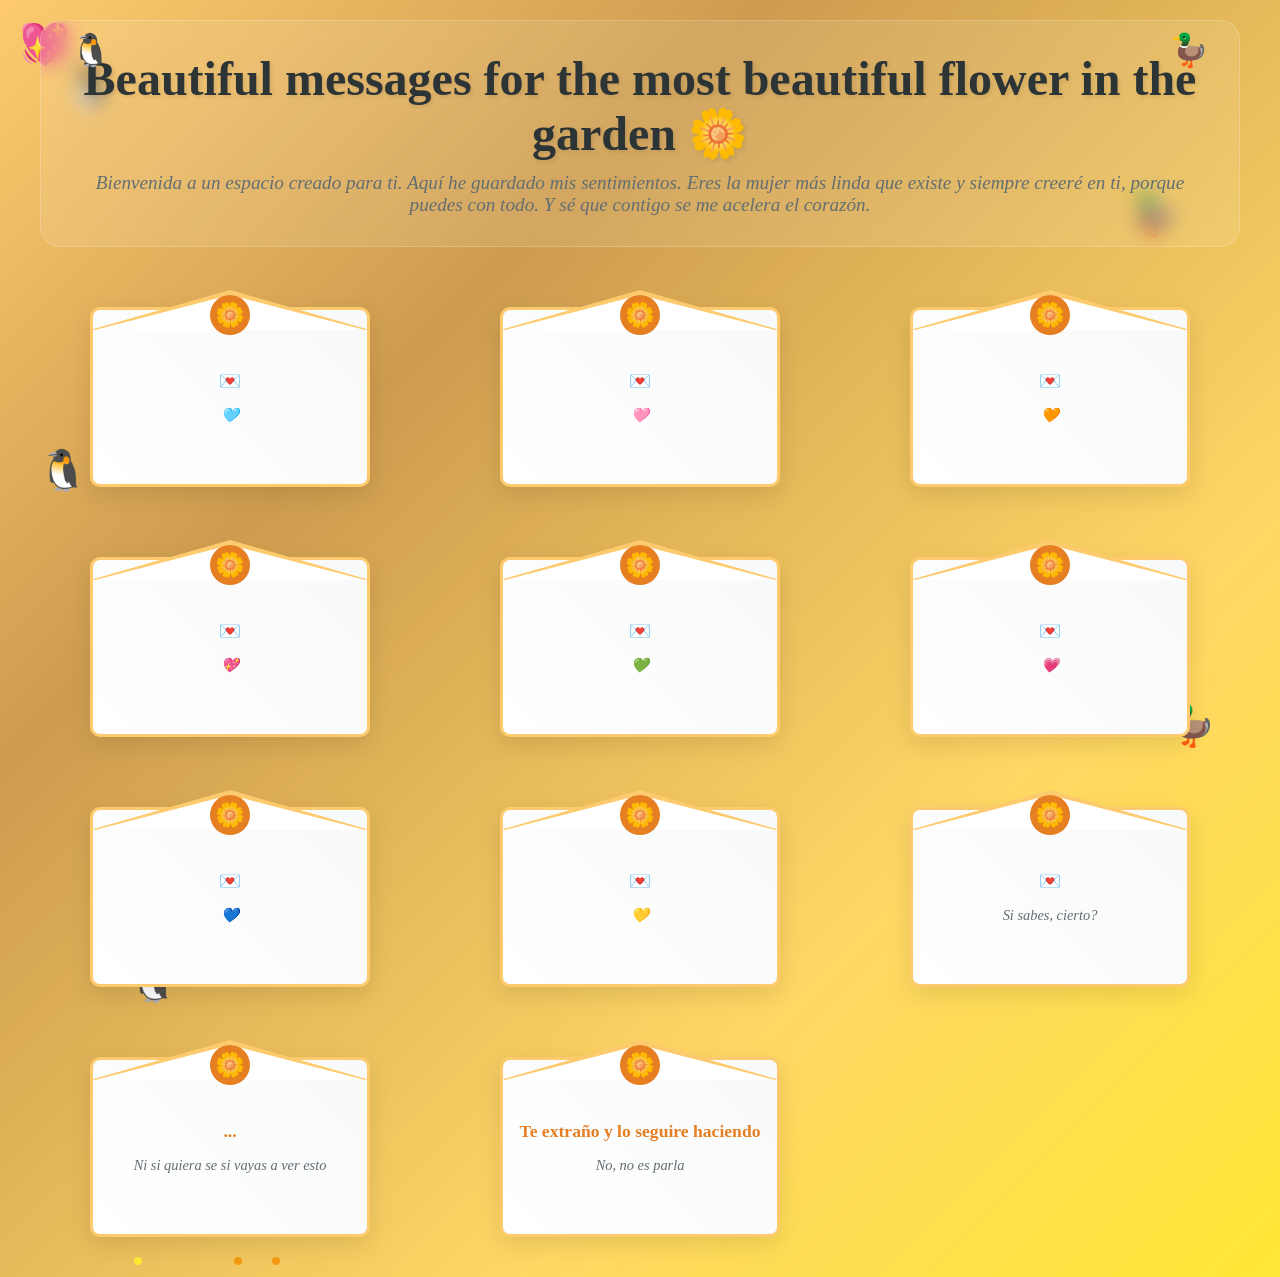
<file: index.html>
<!DOCTYPE html>
<html lang="en">
<head>
<meta charset="UTF-8">
<meta name="viewport" content="width=device-width, initial-scale=1.0">
<title>LUCIA</title>
<link rel="stylesheet" href="style.css">       
</head>
<body>
<!-- Floating penguins and ducks -->
<div class="floating-animal">🐧</div>
<div class="floating-animal">🦆</div>
<div class="floating-animal">🐧</div>
<div class="floating-animal">🦆</div>
<div class="floating-animal">🐧</div>
<div class="floating-animal">🦆</div>
<div class="floating-animal">🐧</div>
<div class="floating-animal">💖</div>
<div class="floating-animal">💓</div>
<div class="floating-animal">💖</div>
<div class="floating-animal">💓</div>
<div class="floating-animal">💖</div>



<!-- Walking penguin and swimming duck -->


<div class="penguin-waddle">🐧</div>


<div class="duck-swim">🦆</div>

<div class="container">
<div class="header">
<h1>Beautiful messages for the most beautiful flower in the garden 🌼</h1>
<p></p>
<p>Bienvenida a un espacio creado para ti. Aquí he guardado mis sentimientos. Eres la mujer más linda que existe y siempre creeré en ti, porque puedes con todo. Y sé que contigo se me acelera el corazón.</p>
</div>

<div class="message-container">
<!-- Envelope 1 -->
<div class="envelope" onclick="openEnvelope(this)">
    <div class="envelope-front">
        <div class="envelope-seal">🌼</div>
        <div class="envelope-content">
            <div class="envelope-label">💌</div>
            <div class="click-hint">🩵</div>
        </div>
    </div>
    <div class="envelope-back">
        <div class="message-author">🐧</div>
        <div class="message-content">
            Mi amor por ti es como este código: complejo pero sincero, y cada mensaje que te envía es un 'te amo' verdadero. ...
        </div>
    </div>
</div>

<!-- Envelope 2 -->
<div class="envelope" onclick="openEnvelope(this)">
    <div class="envelope-front">
        <div class="envelope-seal">🌼</div>
        <div class="envelope-content">
            <div class="envelope-label">💌</div>
            <div class="click-hint">🩷</div>
        </div>
    </div>
    <div class="envelope-back">
        <div class="message-author">🦆</div>
        <div class="message-content">
            Cuando todo parece oscuro, tú eres mi luz. Estas flores brillan para ti, para recordarte que eres la estrella que guía mi corazon, ...
        </div>
    </div>
</div>

<!-- Envelope 3 -->
<div class="envelope" onclick="openEnvelope(this)">
    <div class="envelope-front">
        <div class="envelope-seal">🌼</div>
        <div class="envelope-content">
            <div class="envelope-label">💌</div>
            <div class="click-hint">🧡</div>
        </div>
    </div>
    <div class="envelope-back">
        <div class="message-author">🐧🦆</div>
        <div class="message-content">
           Una lamparita para que ilumine tus noches,... 
        </div>
    </div>
</div>

<!-- Envelope 4 -->
<div class="envelope" onclick="openEnvelope(this)">
    <div class="envelope-front">
        <div class="envelope-seal">🌼</div>
        <div class="envelope-content">
            <div class="envelope-label">💌</div>
            <div class="click-hint">💖</div>
        </div>
    </div>
    <div class="envelope-back">
        <div class="message-author">💖</div>
        <div class="message-content">
            Cada punto en estas flores es un pensamiento que tengo sobre ti.
        </div>
    </div>
</div>

<!-- Envelope 5 -->
<div class="envelope" onclick="openEnvelope(this)">
    <div class="envelope-front">
        <div class="envelope-seal">🌼</div>
        <div class="envelope-content">
            <div class="envelope-label">💌</div>
            <div class="click-hint">💚</div>
        </div>
    </div>
    <div class="envelope-back">
        <div class="message-author">🐧</div>
        <div class="message-content">
            Como el papel iris, tienes mil matices que me fascinan. Estoy tragao' de ti, de tu mirada encantadora y de ese "no sé qué" que me vuelve loco... 
        </div>
    </div>
</div>

<!-- Envelope 6 -->
<div class="envelope" onclick="openEnvelope(this)">
    <div class="envelope-front">
        <div class="envelope-seal">🌼</div>
        <div class="envelope-content">
            <div class="envelope-label">💌</div>
            <div class="click-hint">💗</div>
        </div>
    </div>
    <div class="envelope-back">
        <div class="message-author">🦆</div>
        <div class="message-content">
            Estas flores de cartulina representan la alegría y el color que le has dado a mi vida. ...
        </div>
    </div>
</div>
<!-- Envelope 7 -->
<div class="envelope" onclick="openEnvelope(this)">
    <div class="envelope-front">
        <div class="envelope-seal">🌼</div>
        <div class="envelope-content">
            <div class="envelope-label">💌</div>
            <div class="click-hint">💙</div>
        </div>
    </div>
    <div class="envelope-back">
        <div class="message-author">🦆</div>
        <div class="message-content">
            Te hice estas flores con mis propias manos para que duren para siempre. ...
           </div>
    </div>
</div>
<!-- Envelope 8 -->
<div class="envelope" onclick="openEnvelope(this)">
    <div class="envelope-front">
        <div class="envelope-seal">🌼</div>
        <div class="envelope-content">
            <div class="envelope-label">💌</div>
            <div class="click-hint">💛</div>
        </div>
    </div>
    <div class="envelope-back">
        <div class="message-author">🦆</div>
        <div class="message-content">
        Durante un año, mi interes por ti floreció en silencio. Desde hace seis meses, tuve la valentía de hablarte,...
    </div>
    </div>
</div>
<!-- Envelope 9 -->
<div class="envelope" onclick="openEnvelope(this)">
    <div class="envelope-front">
        <div class="envelope-seal">🌼</div>
        <div class="envelope-content">
            <div class="envelope-label">💌</div>
            <div class="click-hint">Si sabes, cierto?</div>
        </div>
    </div>
    <div class="envelope-back">
        <div class="message-author">Lo linda que eres y ...</div>
        <div class="message-content">
        Lo mucho que te amo,quiero y adoro</div>
    </div>
</div>
<div class="envelope" onclick="openEnvelope(this)">
    <div class="envelope-front">
        <div class="envelope-seal">🌼</div>
        <div class="envelope-content">
            <div class="envelope-label">...</div>
            <div class="click-hint">Ni si quiera se si vayas a ver esto</div>
        </div>
    </div>
    <div class="envelope-back">
        <div class="message-author">Perdon por ser un completo imbecil</div>
        <div class="message-content">
        Básicamente hice algo por lo que no me puedo perdonar. Obviamente sabes que te quiero, pero aun así te lastimé usando algo en lo que habías confiado en mí, y pues eso no tiene corrección. Me estoy detestando por eso. Perdón por decepcionarte, de corazón lo siento por hacerte llorar. Tú sabes lo que significas para mí. Espero que esa señorita deje de dudar de ella, ya que yo conocí a una mujer muy capaz de todo lo que se proponga. Eres increíble.Y pues te voy a seguir queriendo aunque tu no te des cuenta.</div>
    </div>
</div>
    <div class="envelope" onclick="openEnvelope(this)">
    <div class="envelope-front">
        <div class="envelope-seal">🌼</div>
        <div class="envelope-content">
            <div class="envelope-label">Te extraño y lo seguire haciendo</div>
            <div class="click-hint">No, no es parla</div>
        </div>
    </div>
    <div class="envelope-back">
        <div class="message-author">Te voy a esperar siempre, asi pues nunca pienses volver a hablarme</div>
        <div class="message-content">
lo que siento por ti, he sentido, y seguiré sintiendo, sabes que es real, te espere un año y te esperaria mucho mas, no se como no perderte, asi que me queda esperar, te seguiré pensando a diario como siempre he hecho desde que te conozco, y seguiré queriéndote, eres muy importante para mi, y lo seguirás siendo, la página nunca se irá, asi que si, básicamente mis sentimientos por ti, durarán lo que dure la página o el patito, o las flores, o simplemente hasta que deje de existir, AJAKKAKAA, Eres la primer persona que me importa y me seguirás importando. y siempre me arrepentiré de que la única persona que llegue a amar, las cague, probablemente ese fue y sera el error mas grande de mi vida. Pero bueno, en unos añitos te llega un igloo, ya que como sabes, si te digo que haré algo lo cumplo.
        </div>
    </div>
    </div>
</div>
</div>

<script>
// Open envelope functionality
function openEnvelope(envelope) {
    envelope.classList.toggle('opened');
}

// Create falling petals
function createPetal() {
    const petal = document.createElement('div');
    petal.className = 'petal';
    petal.style.left = Math.random() * 100 + '%';
    petal.style.animationDelay = Math.random() * 2 + 's';
    petal.style.animationDuration = (Math.random() * 4 + 8) + 's';
    
    // Yellow-themed colors for petals
    const colors = ['#fdcb6e', '#cd9c4f', '#ffd765', '#ffe836', '#f39c12'];
    petal.style.background = colors[Math.floor(Math.random() * colors.length)];
    
    document.body.appendChild(petal);
    
    setTimeout(() => {
        petal.remove();
    }, 12000);
}

// Create petals periodically
setInterval(createPetal, 3000);

// Initial petals
for (let i = 0; i < 8; i++) {
    setTimeout(createPetal, i * 500);
}

// Add some interactive sparkles when clicking envelopes
document.addEventListener('click', function(e) {
    if (e.target.closest('.envelope')) {
        createSparkle(e.pageX, e.pageY);
    }
});

function createSparkle(x, y) {
    const sparkle = document.createElement('div');
    sparkle.innerHTML = '✨';
    sparkle.style.position = 'absolute';
    sparkle.style.left = x + 'px';
    sparkle.style.top = y + 'px';
    sparkle.style.pointerEvents = 'none';
    sparkle.style.fontSize = '1.5rem';
    sparkle.style.animation = 'sparkle 1s ease-out forwards';
    sparkle.style.zIndex = '1000';
    
    document.body.appendChild(sparkle);
    
    setTimeout(() => {
        sparkle.remove();
    }, 1000);
}

// Add sparkle animation
const style = document.createElement('style');
style.textContent = `
    @keyframes sparkle {
        0% {
            transform: scale(0) rotate(0deg);
            opacity: 1;
        }
        50% {
            transform: scale(1) rotate(180deg);
            opacity: 1;
        }
        100% {
            transform: scale(0) rotate(360deg);
            opacity: 0;
        }
    }
`;
document.head.appendChild(style);
</script>
</body>
</html>
</file>
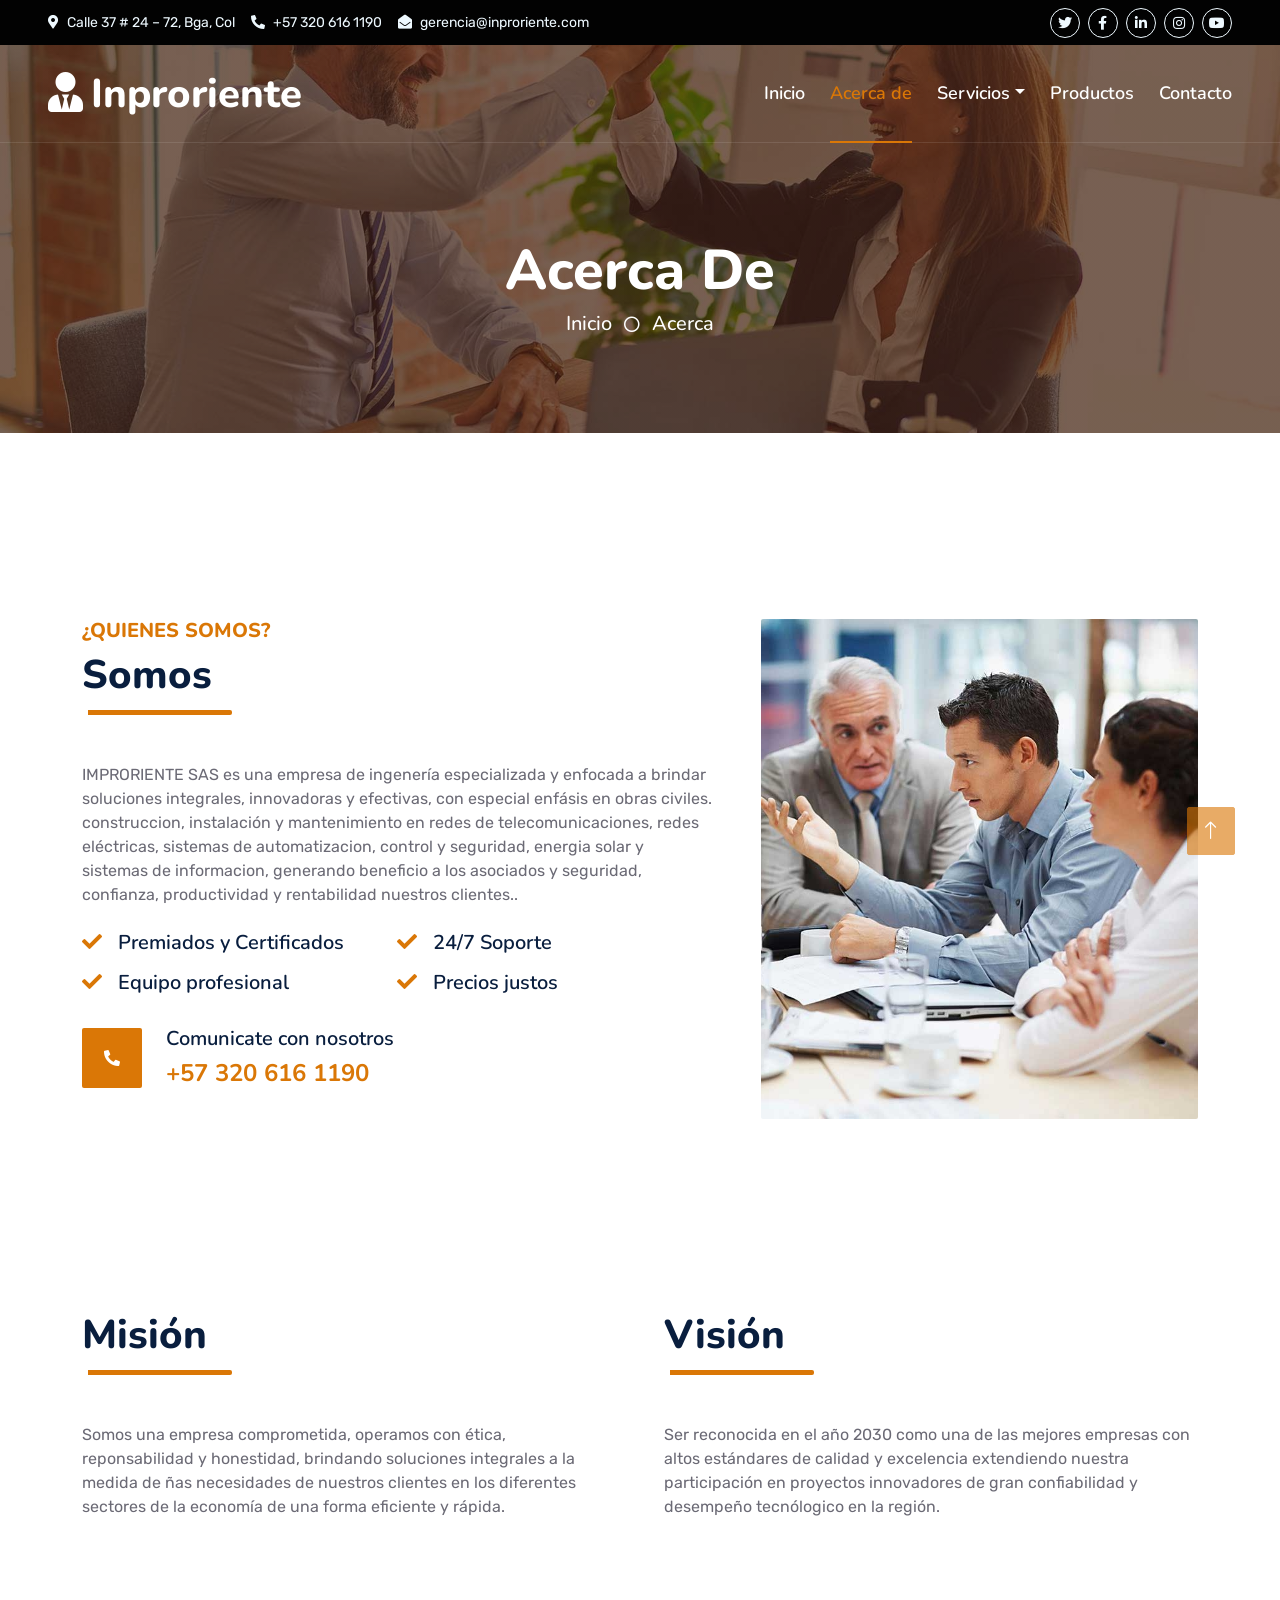
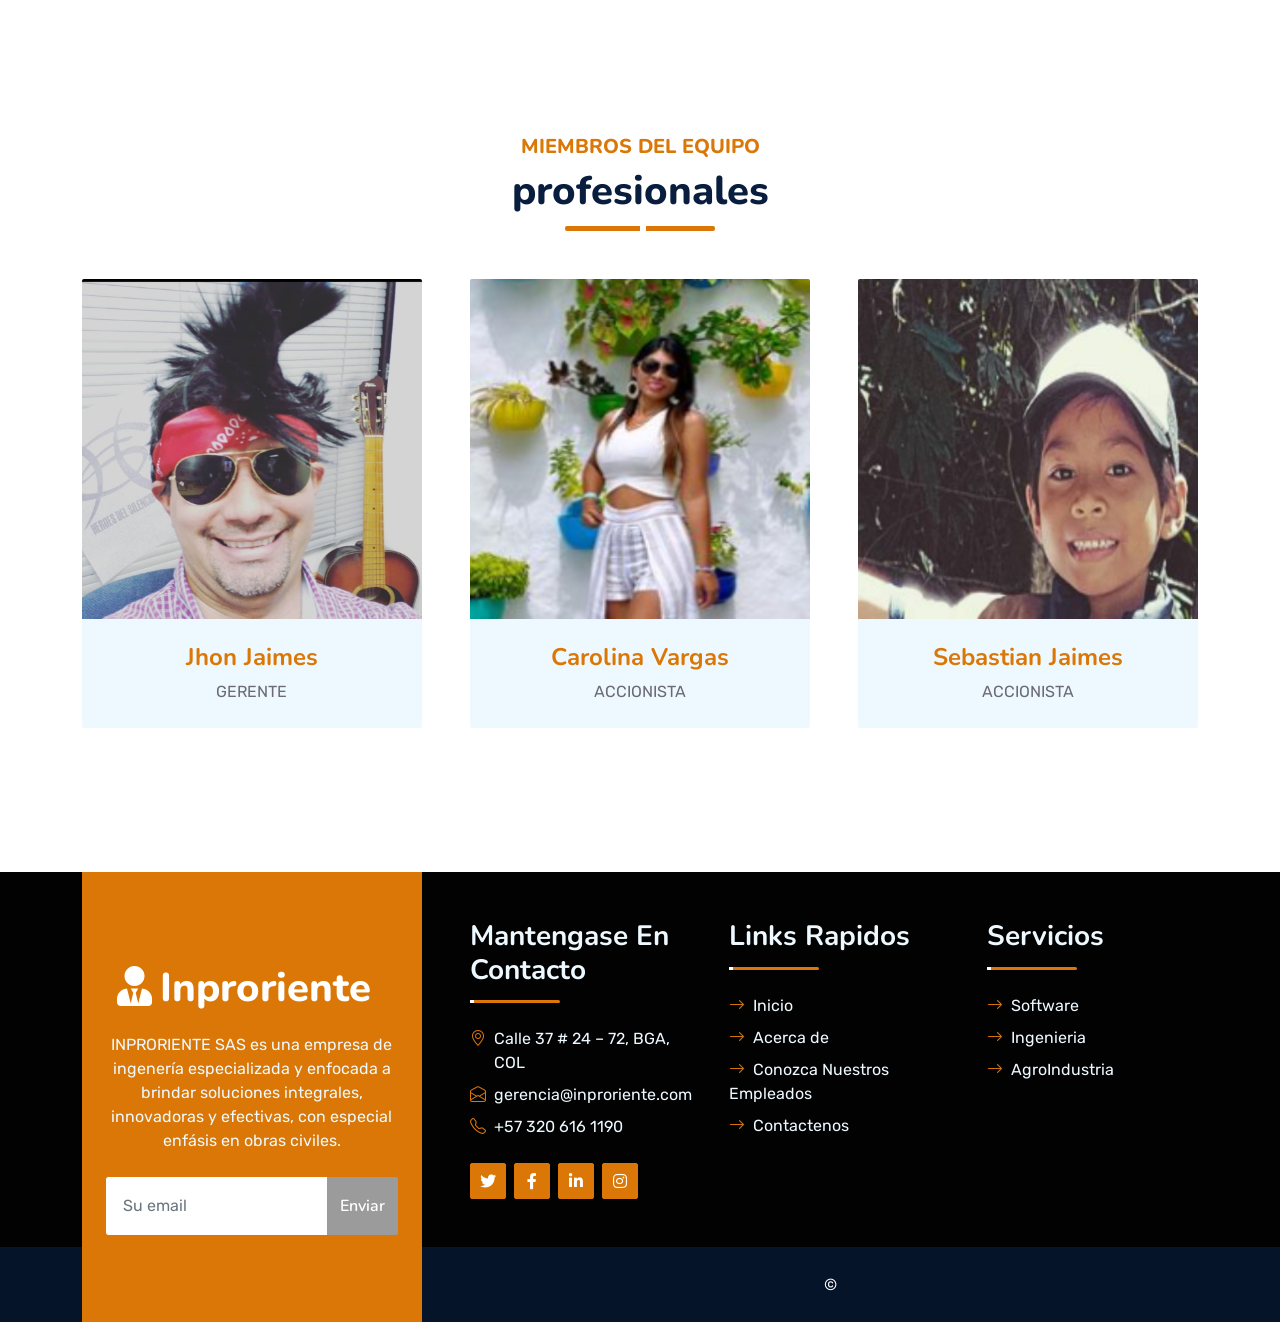
<file: about.html>
<!DOCTYPE html>
<html lang="en">

<head>
    <meta charset="utf-8">
    <title>Startup - Startup Website Template</title>
    <meta content="width=device-width, initial-scale=1.0" name="viewport">
    <meta content="Free HTML Templates" name="keywords">
    <meta content="Free HTML Templates" name="description">

    <!-- Favicon -->
    <link href="img/favicon.ico" rel="icon">

    <!-- Google Web Fonts -->
    <link rel="preconnect" href="https://fonts.googleapis.com">
    <link rel="preconnect" href="https://fonts.gstatic.com" crossorigin>
    <link href="https://fonts.googleapis.com/css2?family=Nunito:wght@400;600;700;800&family=Rubik:wght@400;500;600;700&display=swap" rel="stylesheet">

    <!-- Icon Font Stylesheet -->
    <link href="https://cdnjs.cloudflare.com/ajax/libs/font-awesome/5.10.0/css/all.min.css" rel="stylesheet">
    <link href="https://cdn.jsdelivr.net/npm/bootstrap-icons@1.4.1/font/bootstrap-icons.css" rel="stylesheet">

    <!-- Libraries Stylesheet -->
    <link href="lib/owlcarousel/assets/owl.carousel.min.css" rel="stylesheet">
    <link href="lib/animate/animate.min.css" rel="stylesheet">

    <!-- Customized Bootstrap Stylesheet -->
    <link href="css/bootstrap.min.css" rel="stylesheet">

    <!-- Template Stylesheet -->
    <link href="css/style.css" rel="stylesheet">
</head>

<body>
    <!-- Spinner Start -->
    <div id="spinner" class="show bg-white position-fixed translate-middle w-100 vh-100 top-50 start-50 d-flex align-items-center justify-content-center">
        <div class="spinner"></div>
    </div>
    <!-- Spinner End -->


   
    <!-- Topbar Start -->
    <div class="container-fluid bg-dark px-5 d-none d-lg-block">
        <div class="row gx-0">
            <div class="col-lg-8 text-center text-lg-start mb-2 mb-lg-0">
                <div class="d-inline-flex align-items-center" style="height: 45px;">
                    <small class="me-3 text-light"><i class="fa fa-map-marker-alt me-2"></i>Calle 37 # 24 – 72, Bga, Col</small>
                    <small class="me-3 text-light"><i class="fa fa-phone-alt me-2"></i>+57 320 616 1190</small>
                    <small class="text-light"><i class="fa fa-envelope-open me-2"></i>gerencia@inproriente.com</small>
                </div>
            </div>
            <div class="col-lg-4 text-center text-lg-end">
                <div class="d-inline-flex align-items-center" style="height: 45px;">
                    <a class="btn btn-sm btn-outline-light btn-sm-square rounded-circle me-2" href=""><i class="fab fa-twitter fw-normal"></i></a>
                    <a class="btn btn-sm btn-outline-light btn-sm-square rounded-circle me-2" href=""><i class="fab fa-facebook-f fw-normal"></i></a>
                    <a class="btn btn-sm btn-outline-light btn-sm-square rounded-circle me-2" href=""><i class="fab fa-linkedin-in fw-normal"></i></a>
                    <a class="btn btn-sm btn-outline-light btn-sm-square rounded-circle me-2" href=""><i class="fab fa-instagram fw-normal"></i></a>
                    <a class="btn btn-sm btn-outline-light btn-sm-square rounded-circle" href=""><i class="fab fa-youtube fw-normal"></i></a>
                </div>
            </div>
        </div>
    </div>
    <!-- Topbar End -->


    <!-- Navbar Start -->
    <div class="container-fluid position-relative p-0">
        <nav class="navbar navbar-expand-lg navbar-dark px-5 py-3 py-lg-0">
            <a href="index.html" class="navbar-brand p-0">
                <h1 class="m-0"><i class="fa fa-user-tie me-2"></i>Inproriente</h1>
            </a>
            <button class="navbar-toggler" type="button" data-bs-toggle="collapse" data-bs-target="#navbarCollapse">
                <span class="fa fa-bars"></span>
            </button>
            <div class="collapse navbar-collapse" id="navbarCollapse">
                <div class="navbar-nav ms-auto py-0">
                    <a href="index.html" class="nav-item nav-link">Inicio</a>
                    <a href="about.html" class="nav-item nav-link active">Acerca de</a>
                    <div class="nav-item dropdown">
                        <a href="#" class="nav-link dropdown-toggle" data-bs-toggle="dropdown">Servicios</a>
                        <div class="dropdown-menu m-0">
                            <a href="Software.html" class="dropdown-item">Software</a>
                            <a href="Ingenieria.html" class="dropdown-item">Ingenieria</a>
                            <a href="AgroIndustria.html" class="dropdown-item">AgroIndustria</a>
                        </div>
                    </div>
                        <a href="quote.html" class="nav-link nav-item" >Productos</a>
                    <a href="contact.html" class="nav-item nav-link">Contacto</a>
                </div>
            </nav>


        <div class="container-fluid bg-primary py-5 bg-header" style="margin-bottom: 90px;">
            <div class="row py-5">
                <div class="col-12 pt-lg-5 mt-lg-5 text-center">
                    <h1 class="display-4 text-white animated zoomIn">Acerca De</h1>
                    <a href="" class="h5 text-white">Inicio</a>
                    <i class="far fa-circle text-white px-2"></i>
                    <a href="" class="h5 text-white">Acerca</a>
                </div>
            </div>
        </div>
    </div>
    <!-- Navbar End -->


    <!-- Full Screen Search Start -->
    <div class="modal fade" id="searchModal" tabindex="-1">
        <div class="modal-dialog modal-fullscreen">
            <div class="modal-content" style="background: rgba(9, 30, 62, .7);">
                <div class="modal-header border-0">
                    <button type="button" class="btn bg-white btn-close" data-bs-dismiss="modal" aria-label="Close"></button>
                </div>
                <div class="modal-body d-flex align-items-center justify-content-center">
                    <div class="input-group" style="max-width: 600px;">
                        <input type="text" class="form-control bg-transparent border-primary p-3" placeholder="Type search keyword">
                        <button class="btn btn-primary px-4"><i class="bi bi-search"></i></button>
                    </div>
                </div>
            </div>
        </div>
    </div>
    <!-- Full Screen Search End -->


    <!-- About Start -->
    <div class="container-fluid py-5 wow fadeInUp" data-wow-delay="0.1s">
        <div class="container py-5">
            <div class="row g-5">
                <div class="col-lg-7">
                    <div class="section-title position-relative pb-3 mb-5">
                        <h5 class="fw-bold text-primary text-uppercase">¿Quienes somos?</h5>
                        <h1 class="mb-0">Somos</h1>
                    </div>
                    <p class="mb-4">IMPRORIENTE SAS es una empresa 
                        de ingenería especializada y enfocada a brindar 
                        soluciones integrales, innovadoras y efectivas, 
                        con especial enfásis en obras civiles. construccion, 
                        instalación y mantenimiento en redes de telecomunicaciones, redes eléctricas, 
                        sistemas de automatizacion, control y seguridad, energia solar y sistemas de informacion, 
                        generando beneficio a los asociados y seguridad, confianza, productividad y rentabilidad nuestros clientes..</p>
                    <div class="row g-0 mb-3">
                        <div class="col-sm-6 wow zoomIn" data-wow-delay="0.2s">
                            <h5 class="mb-3"><i class="fa fa-check text-primary me-3"></i>Premiados y Certificados</h5>
                            <h5 class="mb-3"><i class="fa fa-check text-primary me-3"></i>Equipo profesional</h5>
                        </div>
                        <div class="col-sm-6 wow zoomIn" data-wow-delay="0.4s">
                            <h5 class="mb-3"><i class="fa fa-check text-primary me-3"></i>24/7 Soporte</h5>
                            <h5 class="mb-3"><i class="fa fa-check text-primary me-3"></i>Precios justos</h5>
                        </div>
                    </div>
                    <div class="d-flex align-items-center mb-4 wow fadeIn" data-wow-delay="0.6s">
                        <div class="bg-primary d-flex align-items-center justify-content-center rounded" style="width: 60px; height: 60px;">
                            <i class="fa fa-phone-alt text-white"></i>
                        </div>
                        <div class="ps-4">
                            <h5 class="mb-2">Comunicate con nosotros</h5>
                            <h4 class="text-primary mb-0">+57 320 616 1190 </h4>
                        </div>
                    </div>
                    
                </div>
                <div class="col-lg-5" style="min-height: 500px;">
                    <div class="position-relative h-100">
                        <img class="position-absolute w-100 h-100 rounded wow zoomIn" data-wow-delay="0.9s" src="img/about.jpg" style="object-fit: cover;">
                    </div>
                </div>
            </div>
        </div>
    </div>
    <!-- About End -->

    <!-- About Start -->
    <div class="container-fluid py-5 wow fadeInUp" data-wow-delay="0.1s">
        <div class="container py-5">
            <div class="row g-5">
                <div class="col-lg-6">
                    <div class="section-title position-relative pb-3 mb-5">
                        <h1 class="mb-0">Misión</h1>
                    </div>
                    <p class="mb-4">Somos una empresa comprometida, operamos
                        con ética, reponsabilidad y honestidad,
                        brindando soluciones integrales a la medida
                        de ñas necesidades de nuestros clientes en los
                        diferentes sectores de la economía de una
                        forma eficiente y rápida.</p>
                    
                
                </div>
                <div class="col-lg-6">
                    <div class="section-title position-relative pb-3 mb-5">
                        <h1 class="mb-0">Visión</h1>
                    </div>
                        <p class="mb-4">Ser reconocida en el año 2030 como una de las mejores
                            empresas con altos estándares de calidad y excelencia
                            extendiendo nuestra participación en proyectos
                            innovadores de gran confiabilidad y desempeño tecnólogico
                            en la región.</p>
                </div>
            </div>
        </div>
    </div>
    <!-- About End -->

    <!-- Team Start -->
    <div class="container-fluid py-5 wow fadeInUp" data-wow-delay="0.1s">
        <div class="container py-5">
            <div class="section-title text-center position-relative pb-3 mb-5 mx-auto" style="max-width: 600px;">
                <h5 class="fw-bold text-primary text-uppercase">Miembros del equipo</h5>
                <h1 class="mb-0">profesionales</h1>
            </div>
            <div class="row g-5">
                <div class="col-lg-4 wow slideInUp" data-wow-delay="0.3s">
                    <div class="team-item bg-light rounded overflow-hidden">
                        <div class="team-img position-relative overflow-hidden">
                            <img class="img-fluid w-100" src="img/Jhon.jpg" alt="">
                            <div class="team-social">
                                <a class="btn btn-lg btn-primary btn-lg-square rounded" href=""><i class="fab fa-twitter fw-normal"></i></a>
                                <a class="btn btn-lg btn-primary btn-lg-square rounded" href="https://www.facebook.com/jhon.jaimescarrillo" target="_blank"><i class="fab fa-facebook-f fw-normal"></i></a>
                                <a class="btn btn-lg btn-primary btn-lg-square rounded" href="https://www.instagram.com/jhonjaimes/?hl=es-la" target="_blank"><i class="fab fa-instagram fw-normal"></i></a>
                                <a class="btn btn-lg btn-primary btn-lg-square rounded" href=""><i class="fab fa-linkedin-in fw-normal"></i></a>
                            </div>
                        </div>
                        <div class="text-center py-4">
                            <h4 class="text-primary">Jhon Jaimes</h4>
                            <p class="text-uppercase m-0">Gerente</p>
                        </div>
                    </div>
                </div>
                <div class="col-lg-4 wow slideInUp" data-wow-delay="0.6s">
                    <div class="team-item bg-light rounded overflow-hidden">
                        <div class="team-img position-relative overflow-hidden">
                            <img class="img-fluid w-100" src="img/caro.jpg" alt="">
                            <div class="team-social">
                                <a class="btn btn-lg btn-primary btn-lg-square rounded" href=""><i class="fab fa-twitter fw-normal"></i></a>
                                <a class="btn btn-lg btn-primary btn-lg-square rounded" href="https://www.facebook.com/carolina.vargasd.5" target="_blank"><i class="fab fa-facebook-f fw-normal"></i></a>
                                <a class="btn btn-lg btn-primary btn-lg-square rounded" href="https://www.instagram.com/caro_vargas2/?hl=es-la" target="_blank"><i class="fab fa-instagram fw-normal"></i></a>
                                <a class="btn btn-lg btn-primary btn-lg-square rounded" href=""><i class="fab fa-linkedin-in fw-normal"></i></a>
                            </div>
                        </div>
                        <div class="text-center py-4">
                            <h4 class="text-primary">Carolina Vargas</h4>
                            <p class="text-uppercase m-0">Accionista</p>
                        </div>
                    </div>
                </div>
                <div class="col-lg-4 wow slideInUp" data-wow-delay="0.9s">
                    <div class="team-item bg-light rounded overflow-hidden">
                        <div class="team-img position-relative overflow-hidden">
                            <img class="img-fluid w-100" src="img/Captura de pantalla 2022-07-11 144934 (1).jpg" alt="">
                            <div class="team-social">
                                <a class="btn btn-lg btn-primary btn-lg-square rounded" href=""><i class="fab fa-twitter fw-normal"></i></a>
                                <a class="btn btn-lg btn-primary btn-lg-square rounded" href=""><i class="fab fa-facebook-f fw-normal"></i></a>
                                <a class="btn btn-lg btn-primary btn-lg-square rounded" href=""><i class="fab fa-instagram fw-normal"></i></a>
                                <a class="btn btn-lg btn-primary btn-lg-square rounded" href=""><i class="fab fa-linkedin-in fw-normal"></i></a>
                            </div>
                        </div>
                        <div class="text-center py-4">
                            <h4 class="text-primary">Sebastian Jaimes</h4>
                            <p class="text-uppercase m-0">Accionista</p>
                        </div>
                    </div>
                </div>
            </div>
        </div>
    </div>
    <!-- Team End -->


    <!-- Vendor Start -->
 
    <!-- Vendor End -->
    

    <!-- Footer Start -->
    <div class="container-fluid bg-dark text-light mt-5 wow fadeInUp" data-wow-delay="0.1s">
        <div class="container">
            <div class="row gx-5">
                <div class="col-lg-4 col-md-6 footer-about">
                    <div class="d-flex flex-column align-items-center justify-content-center text-center h-100 bg-primary p-4">
                        <a href="index.html" class="navbar-brand">
                            <h1 class="m-0 text-white"><i class="fa fa-user-tie me-2"></i>Inproriente</h1>
                        </a>
                        <p class="mt-3 mb-4">INPRORIENTE SAS es una empresa de ingenería especializada y enfocada a brindar soluciones integrales, innovadoras y efectivas, con especial enfásis en obras civiles.</p>
                        <form action="">
                            <div class="input-group">
                                <input type="text" class="form-control border-white p-3" placeholder="Su email">
                                <button class="btn btn-dark">Enviar</button>
                            </div>
                        </form>
                    </div>
                </div>
                <div class="col-lg-8 col-md-6">
                    <div class="row gx-5">
                        <div class="col-lg-4 col-md-12 pt-5 mb-5">
                            <div class="section-title section-title-sm position-relative pb-3 mb-4">
                                <h3 class="text-light mb-0">Mantengase En Contacto</h3>
                            </div>
                            <div class="d-flex mb-2">
                                <i class="bi bi-geo-alt text-primary me-2"></i>
                                <p class="mb-0">Calle 37 # 24 – 72, BGA, COL</p>
                            </div>
                            <div class="d-flex mb-2">
                                <i class="bi bi-envelope-open text-primary me-2"></i>
                                <p class="mb-0">gerencia@inproriente.com</p>
                            </div>
                            <div class="d-flex mb-2">
                                <i class="bi bi-telephone text-primary me-2"></i>
                                <p class="mb-0">+57 320 616 1190</p>
                            </div>
                            <div class="d-flex mt-4">
                                <a class="btn btn-primary btn-square me-2" href="#"><i class="fab fa-twitter fw-normal"></i></a>
                                <a class="btn btn-primary btn-square me-2" href="#"><i class="fab fa-facebook-f fw-normal"></i></a>
                                <a class="btn btn-primary btn-square me-2" href="#"><i class="fab fa-linkedin-in fw-normal"></i></a>
                                <a class="btn btn-primary btn-square" href="#"><i class="fab fa-instagram fw-normal"></i></a>
                            </div>
                        </div>
                        <div class="col-lg-4 col-md-12 pt-0 pt-lg-5 mb-5">
                            <div class="section-title section-title-sm position-relative pb-3 mb-4">
                                <h3 class="text-light mb-0">Links Rapidos</h3>
                            </div>
                            <div class="link-animated d-flex flex-column justify-content-start">
                                <a class="text-light mb-2" href="index.html"><i class="bi bi-arrow-right text-primary me-2"></i>Inicio</a>
                                <a class="text-light mb-2" href="about.html"><i class="bi bi-arrow-right text-primary me-2"></i>Acerca de</a>
                                <a class="text-light mb-2" href="about.html"><i class="bi bi-arrow-right text-primary me-2"></i>Conozca Nuestros Empleados</a>
                                <a class="text-light" href="contact.html"><i class="bi bi-arrow-right text-primary me-2"></i>Contactenos</a>
                            </div>
                        </div>
                        <div class="col-lg-4 col-md-12 pt-0 pt-lg-5 mb-5">
                            <div class="section-title section-title-sm position-relative pb-3 mb-4">
                                <h3 class="text-light mb-0">Servicios</h3>
                            </div>
                            <div class="link-animated d-flex flex-column justify-content-start">
                                <a class="text-light mb-2" href="Software copy.html"><i class="bi bi-arrow-right text-primary me-2"></i>Software</a>
                                <a class="text-light mb-2" href="Ingenieria.html"><i class="bi bi-arrow-right text-primary me-2"></i>Ingenieria</a>
                                <a class="text-light mb-2" href="AgroIndustria.html"><i class="bi bi-arrow-right text-primary me-2"></i>AgroIndustria</a>
                     
                            </div>
                        </div>
                    </div>
                </div>
            </div>
        </div>
    </div>
    <div class="container-fluid text-white" style="background: #061429;">
        <div class="container text-center">
            <div class="row justify-content-end">
                <div class="col-lg-8 col-md-6">
                    <div class="d-flex align-items-center justify-content-center" style="height: 75px;">
                        <p class="mb-0">&copy; <a class="text-white border-bottom" href="#"></a>
						
						<a class="text-white border-bottom" href=""></a></p>
                    </div>
                </div>
            </div>
        </div>
    </div>
    <!-- Footer End -->


    <!-- Back to Top -->
    <a href="#" class="btn btn-lg btn-primary btn-lg-square rounded back-to-top"><i class="bi bi-arrow-up"></i></a>


    <!-- JavaScript Libraries -->
    <script src="https://code.jquery.com/jquery-3.4.1.min.js"></script>
    <script src="https://cdn.jsdelivr.net/npm/bootstrap@5.0.0/dist/js/bootstrap.bundle.min.js"></script>
    <script src="lib/wow/wow.min.js"></script>
    <script src="lib/easing/easing.min.js"></script>
    <script src="lib/waypoints/waypoints.min.js"></script>
    <script src="lib/counterup/counterup.min.js"></script>
    <script src="lib/owlcarousel/owl.carousel.min.js"></script>

    <!-- Template Javascript -->
    <script src="js/main.js"></script>
</body>

</html>
</file>
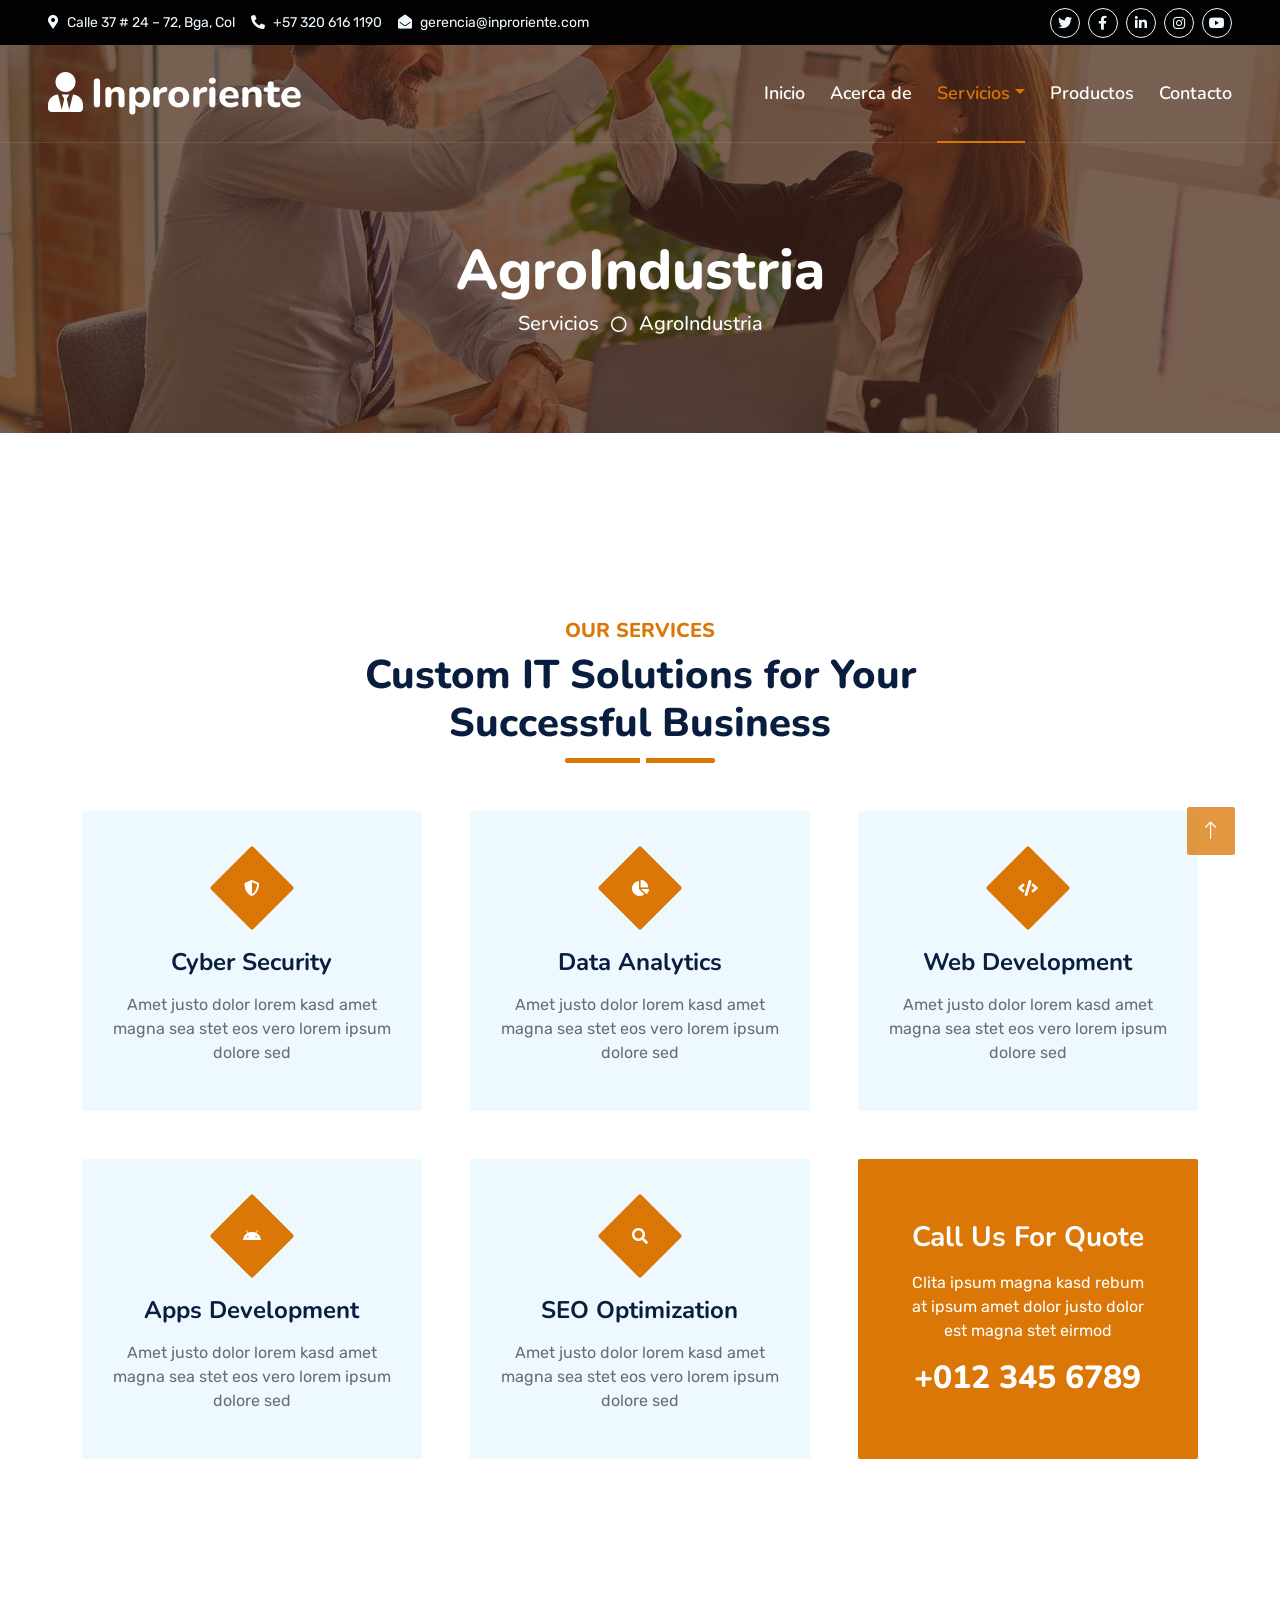
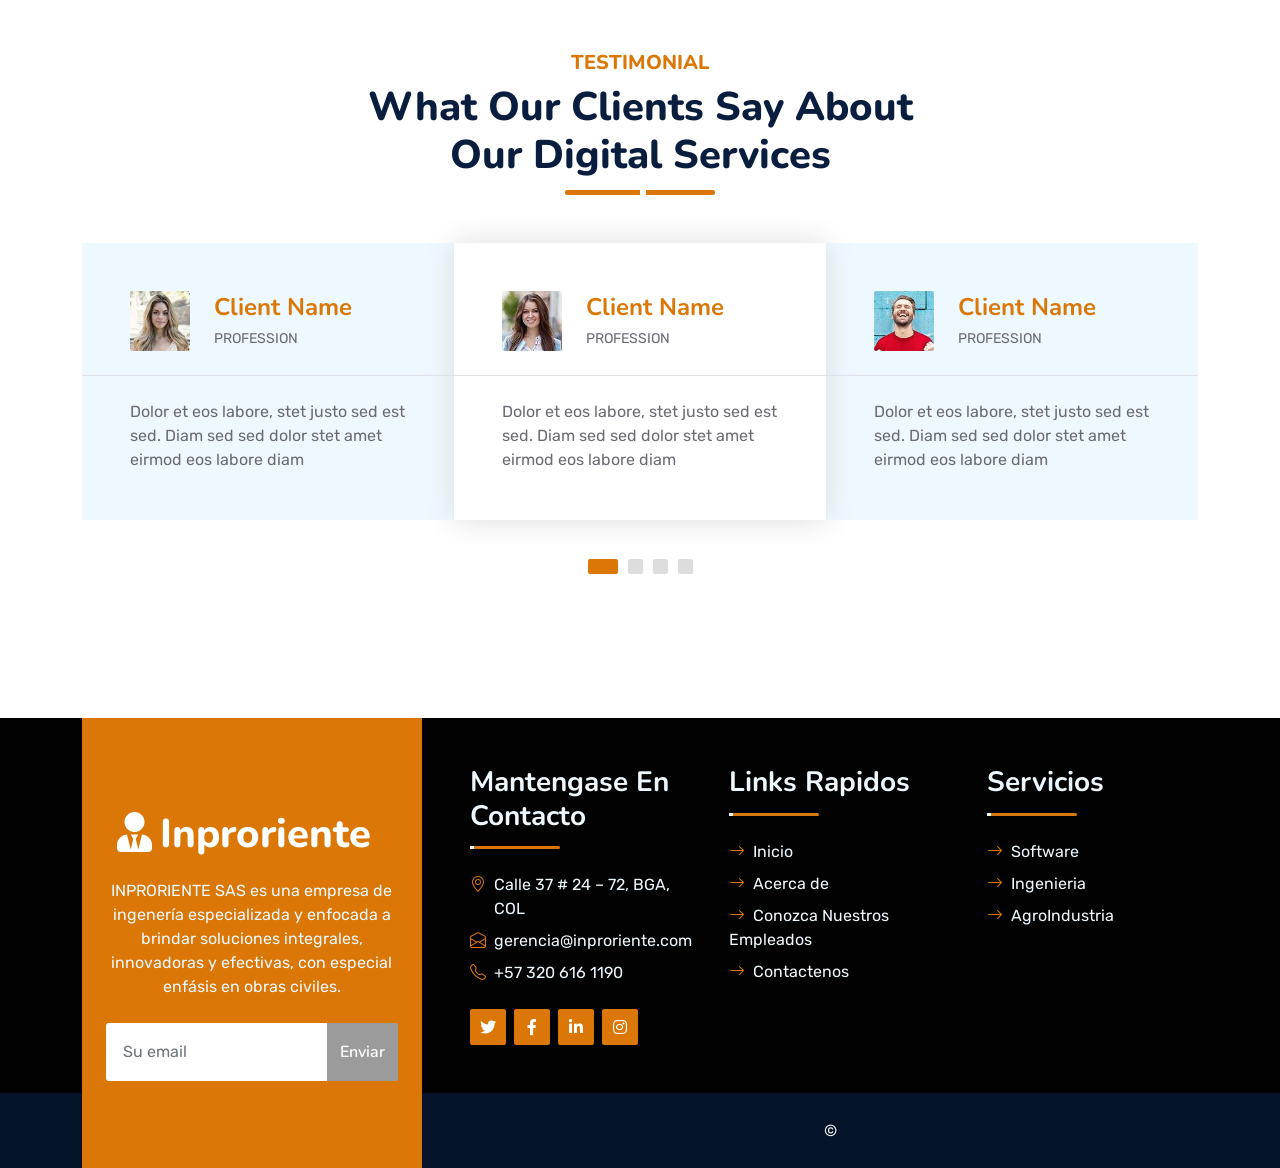
<file: AgroIndustria.html>
<!DOCTYPE html>
<html lang="en">

<head>
    <meta charset="utf-8">
    <title>Startup - Startup Website Template</title>
    <meta content="width=device-width, initial-scale=1.0" name="viewport">
    <meta content="Free HTML Templates" name="keywords">
    <meta content="Free HTML Templates" name="description">

    <!-- Favicon -->
    <link href="img/favicon.ico" rel="icon">

    <!-- Google Web Fonts -->
    <link rel="preconnect" href="https://fonts.googleapis.com">
    <link rel="preconnect" href="https://fonts.gstatic.com" crossorigin>
    <link href="https://fonts.googleapis.com/css2?family=Nunito:wght@400;600;700;800&family=Rubik:wght@400;500;600;700&display=swap" rel="stylesheet">

    <!-- Icon Font Stylesheet -->
    <link href="https://cdnjs.cloudflare.com/ajax/libs/font-awesome/5.10.0/css/all.min.css" rel="stylesheet">
    <link href="https://cdn.jsdelivr.net/npm/bootstrap-icons@1.4.1/font/bootstrap-icons.css" rel="stylesheet">

    <!-- Libraries Stylesheet -->
    <link href="lib/owlcarousel/assets/owl.carousel.min.css" rel="stylesheet">
    <link href="lib/animate/animate.min.css" rel="stylesheet">

    <!-- Customized Bootstrap Stylesheet -->
    <link href="css/bootstrap.min.css" rel="stylesheet">

    <!-- Template Stylesheet -->
    <link href="css/style.css" rel="stylesheet">
</head>

<body>
    <!-- Spinner Start -->
    <div id="spinner" class="show bg-white position-fixed translate-middle w-100 vh-100 top-50 start-50 d-flex align-items-center justify-content-center">
        <div class="spinner"></div>
    </div>
    <!-- Spinner End -->


   
    <!-- Topbar Start -->
    <div class="container-fluid bg-dark px-5 d-none d-lg-block">
        <div class="row gx-0">
            <div class="col-lg-8 text-center text-lg-start mb-2 mb-lg-0">
                <div class="d-inline-flex align-items-center" style="height: 45px;">
                    <small class="me-3 text-light"><i class="fa fa-map-marker-alt me-2"></i>Calle 37 # 24 – 72, Bga, Col</small>
                    <small class="me-3 text-light"><i class="fa fa-phone-alt me-2"></i>+57 320 616 1190</small>
                    <small class="text-light"><i class="fa fa-envelope-open me-2"></i>gerencia@inproriente.com</small>
                </div>
            </div>
            <div class="col-lg-4 text-center text-lg-end">
                <div class="d-inline-flex align-items-center" style="height: 45px;">
                    <a class="btn btn-sm btn-outline-light btn-sm-square rounded-circle me-2" href=""><i class="fab fa-twitter fw-normal"></i></a>
                    <a class="btn btn-sm btn-outline-light btn-sm-square rounded-circle me-2" href=""><i class="fab fa-facebook-f fw-normal"></i></a>
                    <a class="btn btn-sm btn-outline-light btn-sm-square rounded-circle me-2" href=""><i class="fab fa-linkedin-in fw-normal"></i></a>
                    <a class="btn btn-sm btn-outline-light btn-sm-square rounded-circle me-2" href=""><i class="fab fa-instagram fw-normal"></i></a>
                    <a class="btn btn-sm btn-outline-light btn-sm-square rounded-circle" href=""><i class="fab fa-youtube fw-normal"></i></a>
                </div>
            </div>
        </div>
    </div>
    <!-- Topbar End -->


    <!-- Navbar Start -->
    <div class="container-fluid position-relative p-0">
        <nav class="navbar navbar-expand-lg navbar-dark px-5 py-3 py-lg-0">
            <a href="index.html" class="navbar-brand p-0">
                <h1 class="m-0"><i class="fa fa-user-tie me-2"></i>Inproriente</h1>
            </a>
            <button class="navbar-toggler" type="button" data-bs-toggle="collapse" data-bs-target="#navbarCollapse">
                <span class="fa fa-bars"></span>
            </button>
            <div class="collapse navbar-collapse" id="navbarCollapse">
                <div class="navbar-nav ms-auto py-0">
                    <a href="index.html" class="nav-item nav-link">Inicio</a>
                    <a href="about.html" class="nav-item nav-link">Acerca de</a>
                    <div class="nav-item dropdown">
                        <a href="#" class="nav-link dropdown-toggle active" data-bs-toggle="dropdown ">Servicios</a>
                        <div class="dropdown-menu m-0">
                            <a href="Software.html" class="dropdown-item">Software</a>
                            <a href="Ingenieria.html" class="dropdown-item">Ingenieria</a>
                            <a href="AgroIndustria.html" class="dropdown-item">AgroIndustria</a>
                        </div>
                    </div>
                        <a href="quote.html" class="nav-link nav-item" >Productos</a>
                    <a href="contact.html" class="nav-item nav-link">Contacto</a>
                </div>
            </nav>


        <div class="container-fluid bg-primary py-5 bg-header" style="margin-bottom: 90px;">
            <div class="row py-5">
                <div class="col-12 pt-lg-5 mt-lg-5 text-center">
                    <h1 class="display-4 text-white animated zoomIn">AgroIndustria</h1>
                    <a href="" class="h5 text-white">Servicios</a>
                    <i class="far fa-circle text-white px-2"></i>
                    <a href="" class="h5 text-white">AgroIndustria</a>
                </div>
            </div>
        </div>
    </div>
    <!-- Navbar End -->

    <!-- Full Screen Search Start -->
    <div class="modal fade" id="searchModal" tabindex="-1">
        <div class="modal-dialog modal-fullscreen">
            <div class="modal-content" style="background: rgba(9, 30, 62, .7);">
                <div class="modal-header border-0">
                    <button type="button" class="btn bg-white btn-close" data-bs-dismiss="modal" aria-label="Close"></button>
                </div>
                <div class="modal-body d-flex align-items-center justify-content-center">
                    <div class="input-group" style="max-width: 600px;">
                        <input type="text" class="form-control bg-transparent border-primary p-3" placeholder="Type search keyword">
                        <button class="btn btn-primary px-4"><i class="bi bi-search"></i></button>
                    </div>
                </div>
            </div>
        </div>
    </div>
    <!-- Full Screen Search End -->


    <!-- Service Start -->
    <div class="container-fluid py-5 wow fadeInUp" data-wow-delay="0.1s">
        <div class="container py-5">
            <div class="section-title text-center position-relative pb-3 mb-5 mx-auto" style="max-width: 600px;">
                <h5 class="fw-bold text-primary text-uppercase">Our Services</h5>
                <h1 class="mb-0">Custom IT Solutions for Your Successful Business</h1>
            </div>
            <div class="row g-5">
                <div class="col-lg-4 col-md-6 wow zoomIn" data-wow-delay="0.3s">
                    <div class="service-item bg-light rounded d-flex flex-column align-items-center justify-content-center text-center">
                        <div class="service-icon">
                            <i class="fa fa-shield-alt text-white"></i>
                        </div>
                        <h4 class="mb-3">Cyber Security</h4>
                        <p class="m-0">Amet justo dolor lorem kasd amet magna sea stet eos vero lorem ipsum dolore sed</p>
                        <a class="btn btn-lg btn-primary rounded" href="">
                            <i class="bi bi-arrow-right"></i>
                        </a>
                    </div>
                </div>
                <div class="col-lg-4 col-md-6 wow zoomIn" data-wow-delay="0.6s">
                    <div class="service-item bg-light rounded d-flex flex-column align-items-center justify-content-center text-center">
                        <div class="service-icon">
                            <i class="fa fa-chart-pie text-white"></i>
                        </div>
                        <h4 class="mb-3">Data Analytics</h4>
                        <p class="m-0">Amet justo dolor lorem kasd amet magna sea stet eos vero lorem ipsum dolore sed</p>
                        <a class="btn btn-lg btn-primary rounded" href="">
                            <i class="bi bi-arrow-right"></i>
                        </a>
                    </div>
                </div>
                <div class="col-lg-4 col-md-6 wow zoomIn" data-wow-delay="0.9s">
                    <div class="service-item bg-light rounded d-flex flex-column align-items-center justify-content-center text-center">
                        <div class="service-icon">
                            <i class="fa fa-code text-white"></i>
                        </div>
                        <h4 class="mb-3">Web Development</h4>
                        <p class="m-0">Amet justo dolor lorem kasd amet magna sea stet eos vero lorem ipsum dolore sed</p>
                        <a class="btn btn-lg btn-primary rounded" href="">
                            <i class="bi bi-arrow-right"></i>
                        </a>
                    </div>
                </div>
                <div class="col-lg-4 col-md-6 wow zoomIn" data-wow-delay="0.3s">
                    <div class="service-item bg-light rounded d-flex flex-column align-items-center justify-content-center text-center">
                        <div class="service-icon">
                            <i class="fab fa-android text-white"></i>
                        </div>
                        <h4 class="mb-3">Apps Development</h4>
                        <p class="m-0">Amet justo dolor lorem kasd amet magna sea stet eos vero lorem ipsum dolore sed</p>
                        <a class="btn btn-lg btn-primary rounded" href="">
                            <i class="bi bi-arrow-right"></i>
                        </a>
                    </div>
                </div>
                <div class="col-lg-4 col-md-6 wow zoomIn" data-wow-delay="0.6s">
                    <div class="service-item bg-light rounded d-flex flex-column align-items-center justify-content-center text-center">
                        <div class="service-icon">
                            <i class="fa fa-search text-white"></i>
                        </div>
                        <h4 class="mb-3">SEO Optimization</h4>
                        <p class="m-0">Amet justo dolor lorem kasd amet magna sea stet eos vero lorem ipsum dolore sed</p>
                        <a class="btn btn-lg btn-primary rounded" href="">
                            <i class="bi bi-arrow-right"></i>
                        </a>
                    </div>
                </div>
                <div class="col-lg-4 col-md-6 wow zoomIn" data-wow-delay="0.9s">
                    <div class="position-relative bg-primary rounded h-100 d-flex flex-column align-items-center justify-content-center text-center p-5">
                        <h3 class="text-white mb-3">Call Us For Quote</h3>
                        <p class="text-white mb-3">Clita ipsum magna kasd rebum at ipsum amet dolor justo dolor est magna stet eirmod</p>
                        <h2 class="text-white mb-0">+012 345 6789</h2>
                    </div>
                </div>
            </div>
        </div>
    </div>
    <!-- Service End -->


    <!-- Testimonial Start -->
    <div class="container-fluid py-5 wow fadeInUp" data-wow-delay="0.1s">
        <div class="container py-5">
            <div class="section-title text-center position-relative pb-3 mb-4 mx-auto" style="max-width: 600px;">
                <h5 class="fw-bold text-primary text-uppercase">Testimonial</h5>
                <h1 class="mb-0">What Our Clients Say About Our Digital Services</h1>
            </div>
            <div class="owl-carousel testimonial-carousel wow fadeInUp" data-wow-delay="0.6s">
                <div class="testimonial-item bg-light my-4">
                    <div class="d-flex align-items-center border-bottom pt-5 pb-4 px-5">
                        <img class="img-fluid rounded" src="img/testimonial-1.jpg" style="width: 60px; height: 60px;" >
                        <div class="ps-4">
                            <h4 class="text-primary mb-1">Client Name</h4>
                            <small class="text-uppercase">Profession</small>
                        </div>
                    </div>
                    <div class="pt-4 pb-5 px-5">
                        Dolor et eos labore, stet justo sed est sed. Diam sed sed dolor stet amet eirmod eos labore diam
                    </div>
                </div>
                <div class="testimonial-item bg-light my-4">
                    <div class="d-flex align-items-center border-bottom pt-5 pb-4 px-5">
                        <img class="img-fluid rounded" src="img/testimonial-2.jpg" style="width: 60px; height: 60px;" >
                        <div class="ps-4">
                            <h4 class="text-primary mb-1">Client Name</h4>
                            <small class="text-uppercase">Profession</small>
                        </div>
                    </div>
                    <div class="pt-4 pb-5 px-5">
                        Dolor et eos labore, stet justo sed est sed. Diam sed sed dolor stet amet eirmod eos labore diam
                    </div>
                </div>
                <div class="testimonial-item bg-light my-4">
                    <div class="d-flex align-items-center border-bottom pt-5 pb-4 px-5">
                        <img class="img-fluid rounded" src="img/testimonial-3.jpg" style="width: 60px; height: 60px;" >
                        <div class="ps-4">
                            <h4 class="text-primary mb-1">Client Name</h4>
                            <small class="text-uppercase">Profession</small>
                        </div>
                    </div>
                    <div class="pt-4 pb-5 px-5">
                        Dolor et eos labore, stet justo sed est sed. Diam sed sed dolor stet amet eirmod eos labore diam
                    </div>
                </div>
                <div class="testimonial-item bg-light my-4">
                    <div class="d-flex align-items-center border-bottom pt-5 pb-4 px-5">
                        <img class="img-fluid rounded" src="img/testimonial-4.jpg" style="width: 60px; height: 60px;" >
                        <div class="ps-4">
                            <h4 class="text-primary mb-1">Client Name</h4>
                            <small class="text-uppercase">Profession</small>
                        </div>
                    </div>
                    <div class="pt-4 pb-5 px-5">
                        Dolor et eos labore, stet justo sed est sed. Diam sed sed dolor stet amet eirmod eos labore diam
                    </div>
                </div>
            </div>
        </div>
    </div>
    <!-- Testimonial End -->


    <!-- Vendor Start -->
   
    <!-- Vendor End -->
    

    <!-- Footer Start -->
    <div class="container-fluid bg-dark text-light mt-5 wow fadeInUp" data-wow-delay="0.1s">
        <div class="container">
            <div class="row gx-5">
                <div class="col-lg-4 col-md-6 footer-about">
                    <div class="d-flex flex-column align-items-center justify-content-center text-center h-100 bg-primary p-4">
                        <a href="index.html" class="navbar-brand">
                            <h1 class="m-0 text-white"><i class="fa fa-user-tie me-2"></i>Inproriente</h1>
                        </a>
                        <p class="mt-3 mb-4">INPRORIENTE SAS es una empresa de ingenería especializada y enfocada a brindar soluciones integrales, innovadoras y efectivas, con especial enfásis en obras civiles.</p>
                        <form action="">
                            <div class="input-group">
                                <input type="text" class="form-control border-white p-3" placeholder="Su email">
                                <button class="btn btn-dark">Enviar</button>
                            </div>
                        </form>
                    </div>
                </div>
                <div class="col-lg-8 col-md-6">
                    <div class="row gx-5">
                        <div class="col-lg-4 col-md-12 pt-5 mb-5">
                            <div class="section-title section-title-sm position-relative pb-3 mb-4">
                                <h3 class="text-light mb-0">Mantengase En Contacto</h3>
                            </div>
                            <div class="d-flex mb-2">
                                <i class="bi bi-geo-alt text-primary me-2"></i>
                                <p class="mb-0">Calle 37 # 24 – 72, BGA, COL</p>
                            </div>
                            <div class="d-flex mb-2">
                                <i class="bi bi-envelope-open text-primary me-2"></i>
                                <p class="mb-0">gerencia@inproriente.com</p>
                            </div>
                            <div class="d-flex mb-2">
                                <i class="bi bi-telephone text-primary me-2"></i>
                                <p class="mb-0">+57 320 616 1190</p>
                            </div>
                            <div class="d-flex mt-4">
                                <a class="btn btn-primary btn-square me-2" href="#"><i class="fab fa-twitter fw-normal"></i></a>
                                <a class="btn btn-primary btn-square me-2" href="#"><i class="fab fa-facebook-f fw-normal"></i></a>
                                <a class="btn btn-primary btn-square me-2" href="#"><i class="fab fa-linkedin-in fw-normal"></i></a>
                                <a class="btn btn-primary btn-square" href="#"><i class="fab fa-instagram fw-normal"></i></a>
                            </div>
                        </div>
                        <div class="col-lg-4 col-md-12 pt-0 pt-lg-5 mb-5">
                            <div class="section-title section-title-sm position-relative pb-3 mb-4">
                                <h3 class="text-light mb-0">Links Rapidos</h3>
                            </div>
                            <div class="link-animated d-flex flex-column justify-content-start">
                                <a class="text-light mb-2" href="index.html"><i class="bi bi-arrow-right text-primary me-2"></i>Inicio</a>
                                <a class="text-light mb-2" href="about.html"><i class="bi bi-arrow-right text-primary me-2"></i>Acerca de</a>
                                <a class="text-light mb-2" href="about.html"><i class="bi bi-arrow-right text-primary me-2"></i>Conozca Nuestros Empleados</a>
                                <a class="text-light" href="contact.html"><i class="bi bi-arrow-right text-primary me-2"></i>Contactenos</a>
                            </div>
                        </div>
                        <div class="col-lg-4 col-md-12 pt-0 pt-lg-5 mb-5">
                            <div class="section-title section-title-sm position-relative pb-3 mb-4">
                                <h3 class="text-light mb-0">Servicios</h3>
                            </div>
                            <div class="link-animated d-flex flex-column justify-content-start">
                                <a class="text-light mb-2" href="Software copy.html"><i class="bi bi-arrow-right text-primary me-2"></i>Software</a>
                                <a class="text-light mb-2" href="Ingenieria.html"><i class="bi bi-arrow-right text-primary me-2"></i>Ingenieria</a>
                                <a class="text-light mb-2" href="AgroIndustria.html"><i class="bi bi-arrow-right text-primary me-2"></i>AgroIndustria</a>
                     
                            </div>
                        </div>
                    </div>
                </div>
            </div>
        </div>
    </div>
    <div class="container-fluid text-white" style="background: #061429;">
        <div class="container text-center">
            <div class="row justify-content-end">
                <div class="col-lg-8 col-md-6">
                    <div class="d-flex align-items-center justify-content-center" style="height: 75px;">
                        <p class="mb-0">&copy; <a class="text-white border-bottom" href="#"></a>
						
						<a class="text-white border-bottom" href=""></a></p>
                    </div>
                </div>
            </div>
        </div>
    </div>
    <!-- Footer End -->


    <!-- Back to Top -->
    <a href="#" class="btn btn-lg btn-primary btn-lg-square rounded back-to-top"><i class="bi bi-arrow-up"></i></a>


    <!-- JavaScript Libraries -->
    <script src="https://code.jquery.com/jquery-3.4.1.min.js"></script>
    <script src="https://cdn.jsdelivr.net/npm/bootstrap@5.0.0/dist/js/bootstrap.bundle.min.js"></script>
    <script src="lib/wow/wow.min.js"></script>
    <script src="lib/easing/easing.min.js"></script>
    <script src="lib/waypoints/waypoints.min.js"></script>
    <script src="lib/counterup/counterup.min.js"></script>
    <script src="lib/owlcarousel/owl.carousel.min.js"></script>

    <!-- Template Javascript -->
    <script src="js/main.js"></script>
</body>

</html>
</file>
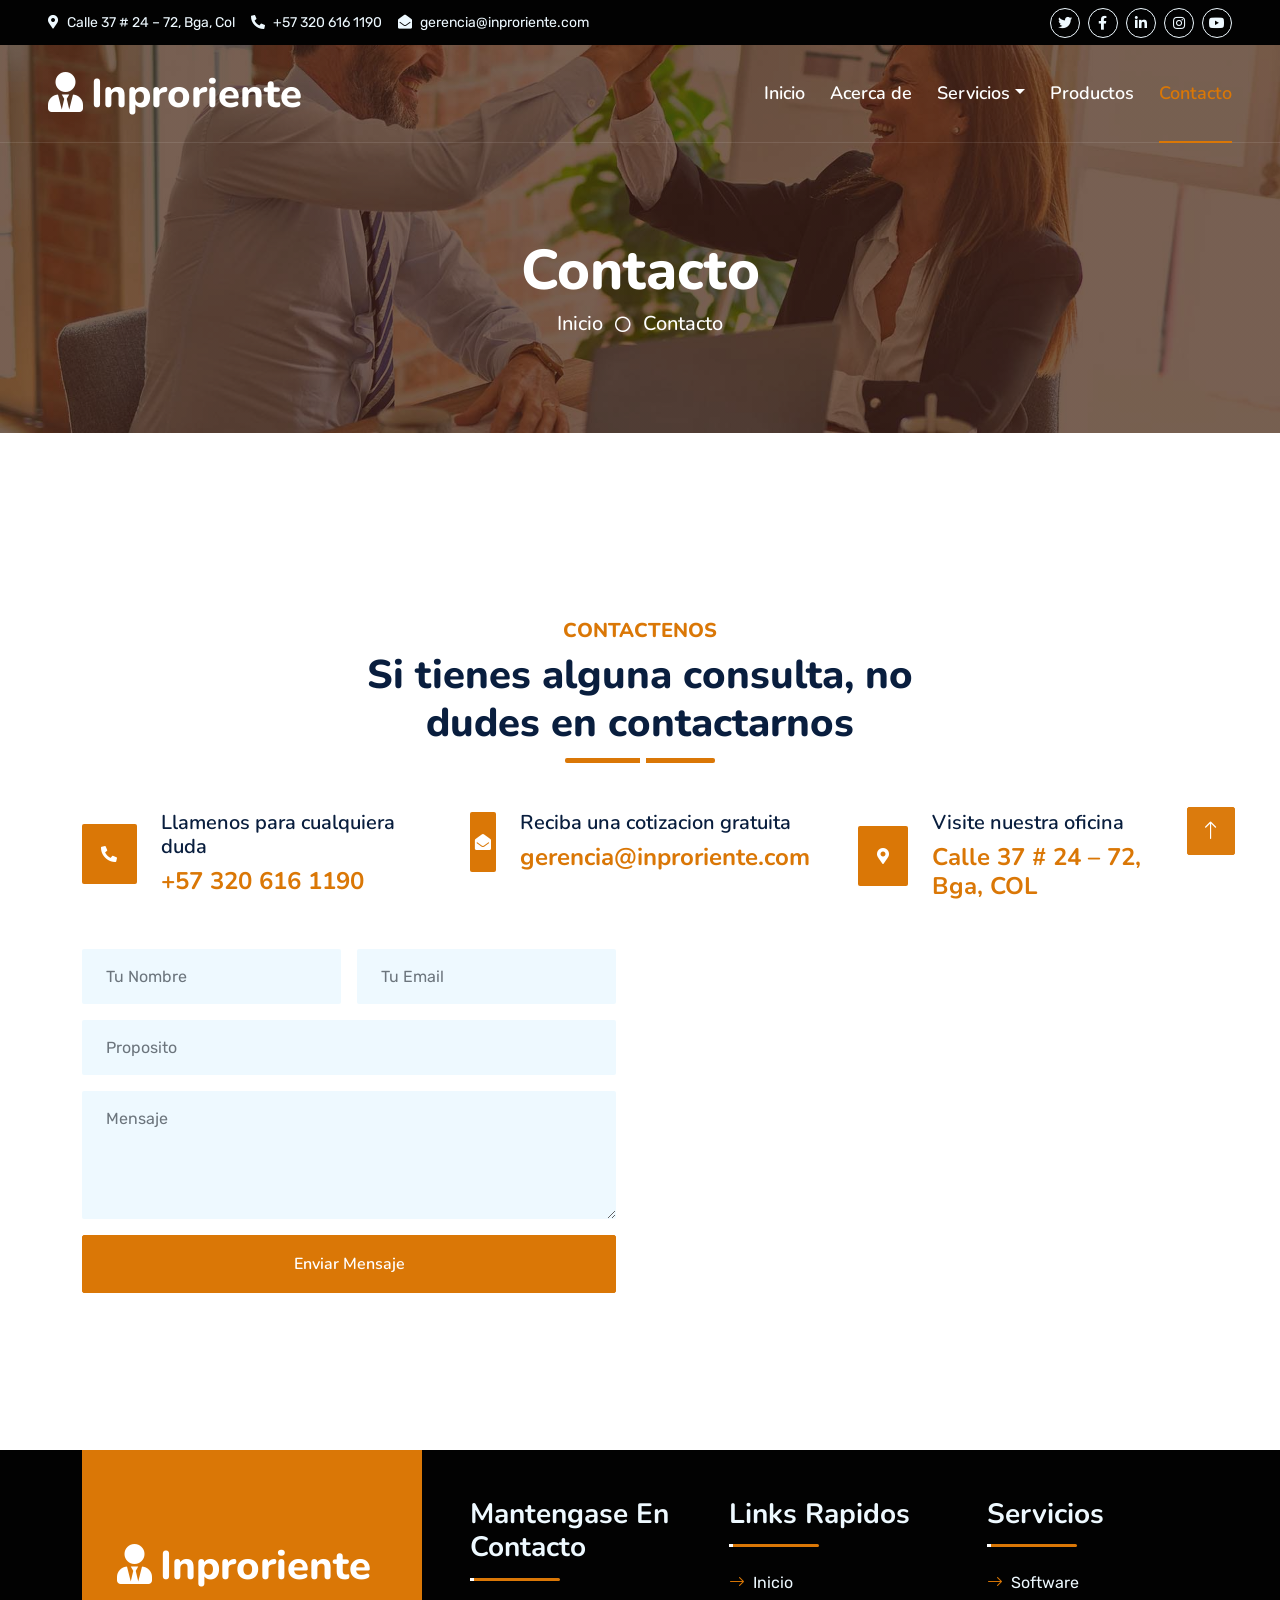
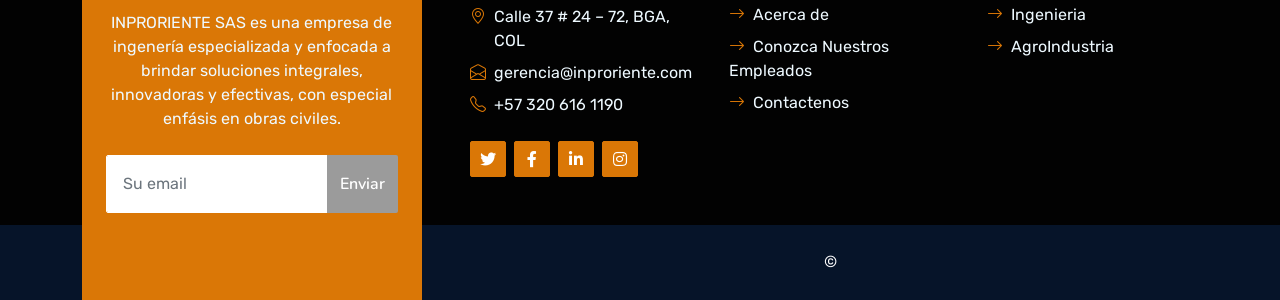
<file: contact.html>
<!DOCTYPE html>
<html lang="en">

<head>
    <meta charset="utf-8">
    <title>Startup - Startup Website Template</title>
    <meta content="width=device-width, initial-scale=1.0" name="viewport">
    <meta content="Free HTML Templates" name="keywords">
    <meta content="Free HTML Templates" name="description">

    <!-- Favicon -->
    <link href="img/favicon.ico" rel="icon">

    <!-- Google Web Fonts -->
    <link rel="preconnect" href="https://fonts.googleapis.com">
    <link rel="preconnect" href="https://fonts.gstatic.com" crossorigin>
    <link href="https://fonts.googleapis.com/css2?family=Nunito:wght@400;600;700;800&family=Rubik:wght@400;500;600;700&display=swap" rel="stylesheet">

    <!-- Icon Font Stylesheet -->
    <link href="https://cdnjs.cloudflare.com/ajax/libs/font-awesome/5.10.0/css/all.min.css" rel="stylesheet">
    <link href="https://cdn.jsdelivr.net/npm/bootstrap-icons@1.4.1/font/bootstrap-icons.css" rel="stylesheet">

    <!-- Libraries Stylesheet -->
    <link href="lib/owlcarousel/assets/owl.carousel.min.css" rel="stylesheet">
    <link href="lib/animate/animate.min.css" rel="stylesheet">

    <!-- Customized Bootstrap Stylesheet -->
    <link href="css/bootstrap.min.css" rel="stylesheet">

    <!-- Template Stylesheet -->
    <link href="css/style.css" rel="stylesheet">
</head>

<body>
    <!-- Spinner Start -->
    <div id="spinner" class="show bg-white position-fixed translate-middle w-100 vh-100 top-50 start-50 d-flex align-items-center justify-content-center">
        <div class="spinner"></div>
    </div>
    <!-- Spinner End -->


  <!-- Topbar Start -->
  <div class="container-fluid bg-dark px-5 d-none d-lg-block">
    <div class="row gx-0">
        <div class="col-lg-8 text-center text-lg-start mb-2 mb-lg-0">
            <div class="d-inline-flex align-items-center" style="height: 45px;">
                <small class="me-3 text-light"><i class="fa fa-map-marker-alt me-2"></i>Calle 37 # 24 – 72, Bga, Col</small>
                <small class="me-3 text-light"><i class="fa fa-phone-alt me-2"></i>+57 320 616 1190</small>
                <small class="text-light"><i class="fa fa-envelope-open me-2"></i>gerencia@inproriente.com</small>
            </div>
        </div>
        <div class="col-lg-4 text-center text-lg-end">
            <div class="d-inline-flex align-items-center" style="height: 45px;">
                <a class="btn btn-sm btn-outline-light btn-sm-square rounded-circle me-2" href=""><i class="fab fa-twitter fw-normal"></i></a>
                <a class="btn btn-sm btn-outline-light btn-sm-square rounded-circle me-2" href=""><i class="fab fa-facebook-f fw-normal"></i></a>
                <a class="btn btn-sm btn-outline-light btn-sm-square rounded-circle me-2" href=""><i class="fab fa-linkedin-in fw-normal"></i></a>
                <a class="btn btn-sm btn-outline-light btn-sm-square rounded-circle me-2" href=""><i class="fab fa-instagram fw-normal"></i></a>
                <a class="btn btn-sm btn-outline-light btn-sm-square rounded-circle" href=""><i class="fab fa-youtube fw-normal"></i></a>
            </div>
        </div>
    </div>
</div>
<!-- Topbar End -->


  <!-- Navbar Start -->
  <div class="container-fluid position-relative p-0">
    <nav class="navbar navbar-expand-lg navbar-dark px-5 py-3 py-lg-0">
        <a href="index.html" class="navbar-brand p-0">
            <h1 class="m-0"><i class="fa fa-user-tie me-2"></i>Inproriente</h1>
        </a>
        <button class="navbar-toggler" type="button" data-bs-toggle="collapse" data-bs-target="#navbarCollapse">
            <span class="fa fa-bars"></span>
        </button>
        <div class="collapse navbar-collapse" id="navbarCollapse">
            <div class="navbar-nav ms-auto py-0">
                <a href="index.html" class="nav-item nav-link">Inicio</a>
                <a href="about.html" class="nav-item nav-link">Acerca de</a>
                <div class="nav-item dropdown">
                    <a href="#" class="nav-link dropdown-toggle" data-bs-toggle="dropdown">Servicios</a>
                    <div class="dropdown-menu m-0">
                        <a href="Software.html" class="dropdown-item">Software</a>
                        <a href="Ingenieria.html" class="dropdown-item">Ingenieria</a>
                        <a href="AgroIndustria.html" class="dropdown-item">AgroIndustria</a>
                    </div>
                </div>
                    <a href="quote.html" class="nav-link nav-item" >Productos</a>
                <a href="contact.html" class="nav-item nav-link active">Contacto</a>
            </div>
        </nav>


    <div class="container-fluid bg-primary py-5 bg-header" style="margin-bottom: 90px;">
        <div class="row py-5">
            <div class="col-12 pt-lg-5 mt-lg-5 text-center">
                <h1 class="display-4 text-white animated zoomIn">Contacto</h1>
                <a href="" class="h5 text-white">Inicio</a>
                <i class="far fa-circle text-white px-2"></i>
                <a href="" class="h5 text-white">Contacto</a>
            </div>
        </div>
    </div>
</div>
<!-- Navbar End -->


    <!-- Full Screen Search Start -->
    <div class="modal fade" id="searchModal" tabindex="-1">
        <div class="modal-dialog modal-fullscreen">
            <div class="modal-content" style="background: rgba(9, 30, 62, .7);">
                <div class="modal-header border-0">
                    <button type="button" class="btn bg-white btn-close" data-bs-dismiss="modal" aria-label="Close"></button>
                </div>
                <div class="modal-body d-flex align-items-center justify-content-center">
                    <div class="input-group" style="max-width: 600px;">
                        <input type="text" class="form-control bg-transparent border-primary p-3" placeholder="Type search keyword">
                        <button class="btn btn-primary px-4"><i class="bi bi-search"></i></button>
                    </div>
                </div>
            </div>
        </div>
    </div>
    <!-- Full Screen Search End -->


    <!-- Contact Start -->
    <div class="container-fluid py-5 wow fadeInUp" data-wow-delay="0.1s">
        <div class="container py-5">
            <div class="section-title text-center position-relative pb-3 mb-5 mx-auto" style="max-width: 600px;">
                <h5 class="fw-bold text-primary text-uppercase">Contactenos</h5>
                <h1 class="mb-0">Si tienes alguna consulta, no dudes en contactarnos</h1>
            </div>
            <div class="row g-5 mb-5">
                <div class="col-lg-4">
                    <div class="d-flex align-items-center wow fadeIn" data-wow-delay="0.1s">
                        <div class="bg-primary d-flex align-items-center justify-content-center rounded" style="width: 60px; height: 60px;">
                            <i class="fa fa-phone-alt text-white"></i>
                        </div>
                        <div class="ps-4">
                            <h5 class="mb-2">Llamenos para cualquiera duda</h5>
                            <h4 class="text-primary mb-0">+57 320 616 1190</h4>
                        </div>
                    </div>
                </div>
                <div class="col-lg-4">
                    <div class="d-flex align-items-center wow fadeIn" data-wow-delay="0.4s">
                        <div class="bg-primary d-flex align-items-center justify-content-center rounded" style="width: 60px; height: 60px;">
                            <i class="fa fa-envelope-open text-white"></i>
                        </div>
                        <div class="ps-4">
                            <h5 class="mb-2">Reciba una cotizacion gratuita</h5>
                            <h4 class="text-primary mb-0">gerencia@inproriente.com</h4>
                        </div>
                    </div>
                </div>
                <div class="col-lg-4">
                    <div class="d-flex align-items-center wow fadeIn" data-wow-delay="0.8s">
                        <div class="bg-primary d-flex align-items-center justify-content-center rounded" style="width: 60px; height: 60px;">
                            <i class="fa fa-map-marker-alt text-white"></i>
                        </div>
                        <div class="ps-4">
                            <h5 class="mb-2">Visite nuestra oficina</h5>
                            <h4 class="text-primary mb-0">Calle 37 # 24 – 72, Bga, COL</h4>
                        </div>
                    </div>
                </div>
            </div>
            <div class="row g-5">
                <div class="col-lg-6 wow slideInUp" data-wow-delay="0.3s">
                    <form>
                        <div class="row g-3">
                            <div class="col-md-6">
                                <input type="text" class="form-control border-0 bg-light px-4" placeholder="Tu Nombre" style="height: 55px;">
                            </div>
                            <div class="col-md-6">
                                <input type="email" class="form-control border-0 bg-light px-4" placeholder="Tu Email" style="height: 55px;">
                            </div>
                            <div class="col-12">
                                <input type="text" class="form-control border-0 bg-light px-4" placeholder="Proposito" style="height: 55px;">
                            </div>
                            <div class="col-12">
                                <textarea class="form-control border-0 bg-light px-4 py-3" rows="4" placeholder="Mensaje"></textarea>
                            </div>
                            <div class="col-12">
                                <button class="btn btn-primary w-100 py-3" type="submit">Enviar Mensaje</button>
                            </div>
                        </div>
                    </form>
                </div>
                <div class="col-lg-6 wow slideInUp" data-wow-delay="0.6s">
                    <iframe class="position-relative rounded w-100 h-100"
                        src="https://www.google.com/maps/embed?pb=!1m18!1m12!1m3!1d3959.05362180834!2d-73.12031128489227!3d7.119784694858657!2m3!1f0!2f0!3f0!3m2!1i1024!2i768!4f13.1!3m3!1m2!1s0x8e683fd8b8ddcb37%3A0x4971a1a7989cf267!2sCl.%2037%20%2324-72!5e0!3m2!1ses-419!2sco!4v1657130255661!5m2!1ses-419!2sco" 
                        frameborder="0" style="min-height: 350px; border:0;" allowfullscreen="" aria-hidden="false"
                        tabindex="0"></iframe>
                </div>
            </div>
        </div>
    </div>
    <!-- Contact End -->


    <!-- Vendor Start -->
   
    <!-- Vendor End -->
    

    <!-- Footer Start -->
    <div class="container-fluid bg-dark text-light mt-5 wow fadeInUp" data-wow-delay="0.1s">
        <div class="container">
            <div class="row gx-5">
                <div class="col-lg-4 col-md-6 footer-about">
                    <div class="d-flex flex-column align-items-center justify-content-center text-center h-100 bg-primary p-4">
                        <a href="index.html" class="navbar-brand">
                            <h1 class="m-0 text-white"><i class="fa fa-user-tie me-2"></i>Inproriente</h1>
                        </a>
                        <p class="mt-3 mb-4">INPRORIENTE SAS es una empresa de ingenería especializada y enfocada a brindar soluciones integrales, innovadoras y efectivas, con especial enfásis en obras civiles.</p>
                        <form action="">
                            <div class="input-group">
                                <input type="text" class="form-control border-white p-3" placeholder="Su email">
                                <button class="btn btn-dark">Enviar</button>
                            </div>
                        </form>
                    </div>
                </div>
                <div class="col-lg-8 col-md-6">
                    <div class="row gx-5">
                        <div class="col-lg-4 col-md-12 pt-5 mb-5">
                            <div class="section-title section-title-sm position-relative pb-3 mb-4">
                                <h3 class="text-light mb-0">Mantengase En Contacto</h3>
                            </div>
                            <div class="d-flex mb-2">
                                <i class="bi bi-geo-alt text-primary me-2"></i>
                                <p class="mb-0">Calle 37 # 24 – 72, BGA, COL</p>
                            </div>
                            <div class="d-flex mb-2">
                                <i class="bi bi-envelope-open text-primary me-2"></i>
                                <p class="mb-0">gerencia@inproriente.com</p>
                            </div>
                            <div class="d-flex mb-2">
                                <i class="bi bi-telephone text-primary me-2"></i>
                                <p class="mb-0">+57 320 616 1190</p>
                            </div>
                            <div class="d-flex mt-4">
                                <a class="btn btn-primary btn-square me-2" href="#"><i class="fab fa-twitter fw-normal"></i></a>
                                <a class="btn btn-primary btn-square me-2" href="#"><i class="fab fa-facebook-f fw-normal"></i></a>
                                <a class="btn btn-primary btn-square me-2" href="#"><i class="fab fa-linkedin-in fw-normal"></i></a>
                                <a class="btn btn-primary btn-square" href="#"><i class="fab fa-instagram fw-normal"></i></a>
                            </div>
                        </div>
                        <div class="col-lg-4 col-md-12 pt-0 pt-lg-5 mb-5">
                            <div class="section-title section-title-sm position-relative pb-3 mb-4">
                                <h3 class="text-light mb-0">Links Rapidos</h3>
                            </div>
                            <div class="link-animated d-flex flex-column justify-content-start">
                                <a class="text-light mb-2" href="index.html"><i class="bi bi-arrow-right text-primary me-2"></i>Inicio</a>
                                <a class="text-light mb-2" href="about.html"><i class="bi bi-arrow-right text-primary me-2"></i>Acerca de</a>
                                <a class="text-light mb-2" href="about.html"><i class="bi bi-arrow-right text-primary me-2"></i>Conozca Nuestros Empleados</a>
                                <a class="text-light" href="contact.html"><i class="bi bi-arrow-right text-primary me-2"></i>Contactenos</a>
                            </div>
                        </div>
                        <div class="col-lg-4 col-md-12 pt-0 pt-lg-5 mb-5">
                            <div class="section-title section-title-sm position-relative pb-3 mb-4">
                                <h3 class="text-light mb-0">Servicios</h3>
                            </div>
                            <div class="link-animated d-flex flex-column justify-content-start">
                                <a class="text-light mb-2" href="Software copy.html"><i class="bi bi-arrow-right text-primary me-2"></i>Software</a>
                                <a class="text-light mb-2" href="Ingenieria.html"><i class="bi bi-arrow-right text-primary me-2"></i>Ingenieria</a>
                                <a class="text-light mb-2" href="AgroIndustria.html"><i class="bi bi-arrow-right text-primary me-2"></i>AgroIndustria</a>
                     
                            </div>
                        </div>
                    </div>
                </div>
            </div>
        </div>
    </div>
    <div class="container-fluid text-white" style="background: #061429;">
        <div class="container text-center">
            <div class="row justify-content-end">
                <div class="col-lg-8 col-md-6">
                    <div class="d-flex align-items-center justify-content-center" style="height: 75px;">
                        <p class="mb-0">&copy; <a class="text-white border-bottom" href="#"></a>
						
						<a class="text-white border-bottom" href=""></a></p>
                    </div>
                </div>
            </div>
        </div>
    </div>
    <!-- Footer End -->


    <!-- Back to Top -->
    <a href="#" class="btn btn-lg btn-primary btn-lg-square rounded back-to-top"><i class="bi bi-arrow-up"></i></a>


    <!-- JavaScript Libraries -->
    <script src="https://code.jquery.com/jquery-3.4.1.min.js"></script>
    <script src="https://cdn.jsdelivr.net/npm/bootstrap@5.0.0/dist/js/bootstrap.bundle.min.js"></script>
    <script src="lib/wow/wow.min.js"></script>
    <script src="lib/easing/easing.min.js"></script>
    <script src="lib/waypoints/waypoints.min.js"></script>
    <script src="lib/counterup/counterup.min.js"></script>
    <script src="lib/owlcarousel/owl.carousel.min.js"></script>

    <!-- Template Javascript -->
    <script src="js/main.js"></script>
</body>

</html>
</file>
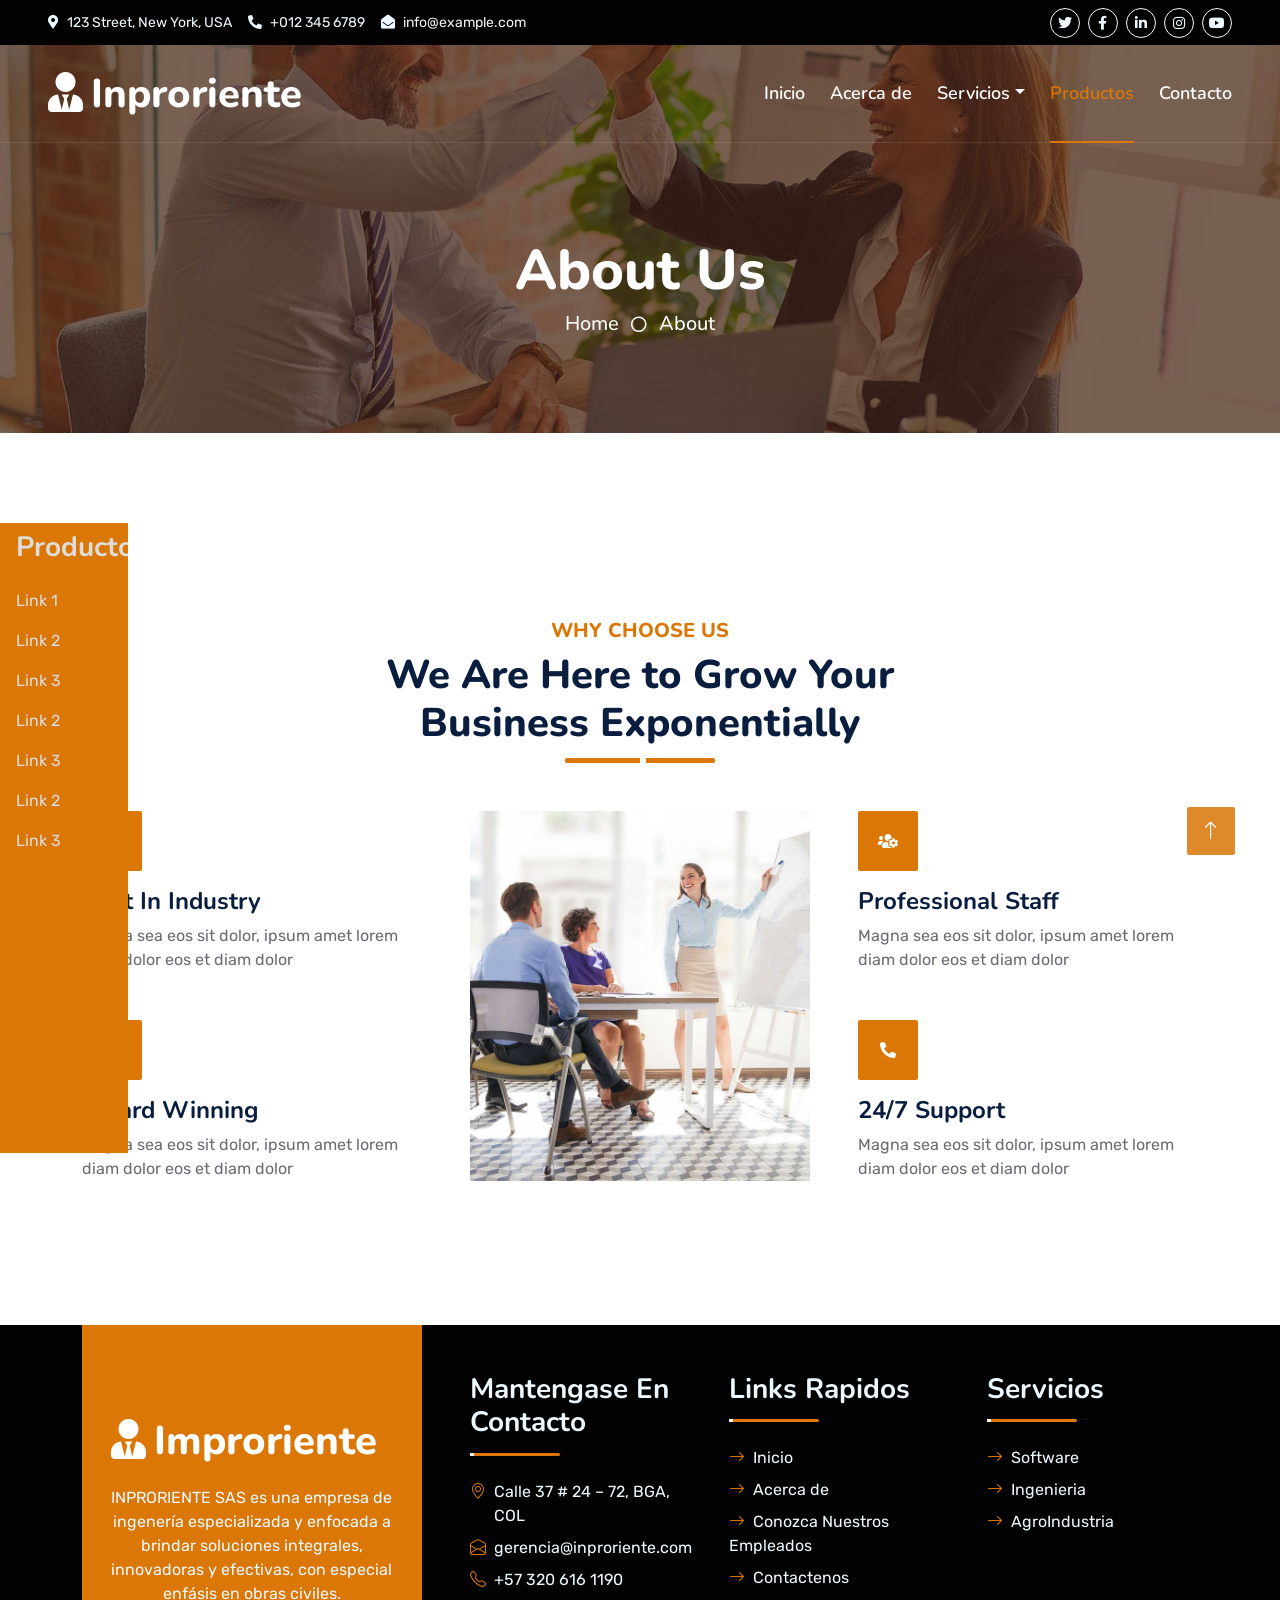
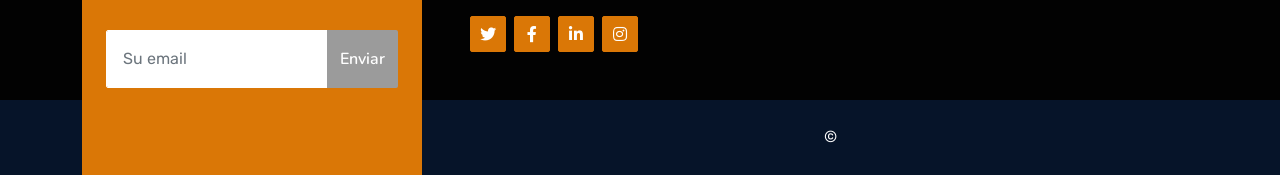
<file: feature.html>
<!DOCTYPE html>
<html lang="en">

<head>
    <meta charset="utf-8">
    <title>Startup - Startup Website Template</title>
    <meta content="width=device-width, initial-scale=1.0" name="viewport">
    <meta content="Free HTML Templates" name="keywords">
    <meta content="Free HTML Templates" name="description">

    <!-- Favicon -->
    <link href="img/favicon.ico" rel="icon">

    <!-- Google Web Fonts -->
    <link rel="preconnect" href="https://fonts.googleapis.com">
    <link rel="preconnect" href="https://fonts.gstatic.com" crossorigin>
    <link href="https://fonts.googleapis.com/css2?family=Nunito:wght@400;600;700;800&family=Rubik:wght@400;500;600;700&display=swap" rel="stylesheet">

    <!-- Icon Font Stylesheet -->
    <link href="https://cdnjs.cloudflare.com/ajax/libs/font-awesome/5.10.0/css/all.min.css" rel="stylesheet">
    <link href="https://cdn.jsdelivr.net/npm/bootstrap-icons@1.4.1/font/bootstrap-icons.css" rel="stylesheet">

    <!-- Libraries Stylesheet -->
    <link href="lib/owlcarousel/assets/owl.carousel.min.css" rel="stylesheet">
    <link href="lib/animate/animate.min.css" rel="stylesheet">

    <!-- Customized Bootstrap Stylesheet -->
    <link href="css/bootstrap.min.css" rel="stylesheet">

    <!-- Template Stylesheet -->
    <link href="css/style.css" rel="stylesheet">
</head>

<body>
    <!-- Spinner Start -->
    <div id="spinner" class="show bg-white position-fixed translate-middle w-100 vh-100 top-50 start-50 d-flex align-items-center justify-content-center">
        <div class="spinner"></div>
    </div>
    <!-- Spinner End -->


    <!-- Topbar Start -->
    <div class="container-fluid bg-dark px-5 d-none d-lg-block">
        <div class="row gx-0">
            <div class="col-lg-8 text-center text-lg-start mb-2 mb-lg-0">
                <div class="d-inline-flex align-items-center" style="height: 45px;">
                    <small class="me-3 text-light"><i class="fa fa-map-marker-alt me-2"></i>123 Street, New York, USA</small>
                    <small class="me-3 text-light"><i class="fa fa-phone-alt me-2"></i>+012 345 6789</small>
                    <small class="text-light"><i class="fa fa-envelope-open me-2"></i>info@example.com</small>
                </div>
            </div>
            <div class="col-lg-4 text-center text-lg-end">
                <div class="d-inline-flex align-items-center" style="height: 45px;">
                    <a class="btn btn-sm btn-outline-light btn-sm-square rounded-circle me-2" href=""><i class="fab fa-twitter fw-normal"></i></a>
                    <a class="btn btn-sm btn-outline-light btn-sm-square rounded-circle me-2" href=""><i class="fab fa-facebook-f fw-normal"></i></a>
                    <a class="btn btn-sm btn-outline-light btn-sm-square rounded-circle me-2" href=""><i class="fab fa-linkedin-in fw-normal"></i></a>
                    <a class="btn btn-sm btn-outline-light btn-sm-square rounded-circle me-2" href=""><i class="fab fa-instagram fw-normal"></i></a>
                    <a class="btn btn-sm btn-outline-light btn-sm-square rounded-circle" href=""><i class="fab fa-youtube fw-normal"></i></a>
                </div>
            </div>
        </div>
    </div>
    <!-- Topbar End -->


   <!-- Navbar Start -->
   <div class="container-fluid position-relative p-0">
    <nav class="navbar navbar-expand-lg navbar-dark px-5 py-3 py-lg-0">
        <a href="index.html" class="navbar-brand p-0">
            <h1 class="m-0"><i class="fa fa-user-tie me-2"></i>Inproriente</h1>
        </a>
        <button class="navbar-toggler" type="button" data-bs-toggle="collapse" data-bs-target="#navbarCollapse">
            <span class="fa fa-bars"></span>
        </button>
        <div class="collapse navbar-collapse" id="navbarCollapse">
            <div class="navbar-nav ms-auto py-0">
                <a href="index.html" class="nav-item nav-link">Inicio</a>
                <a href="about.html" class="nav-item nav-link">Acerca de</a>
                <div class="nav-item dropdown">
                    <a href="#" class="nav-link dropdown-toggle" data-bs-toggle="dropdown">Servicios</a>
                    <div class="dropdown-menu m-0">
                        <a href="Software.html" class="dropdown-item">Software</a>
                        <a href="Ingenieria.html" class="dropdown-item">Ingenieria</a>
                        <a href="AgroIndustria.html" class="dropdown-item">AgroIndustria</a>
                    </div>
                </div>
                    <a href="quote.html" class="nav-link nav-item active" >Productos</a>
                <a href="contact.html" class="nav-item nav-link">Contacto</a>
            </div>
        </nav>


    <div class="container-fluid bg-primary py-5 bg-header" style="margin-bottom: 90px;">
        <div class="row py-5">
            <div class="col-12 pt-lg-5 mt-lg-5 text-center">
                <h1 class="display-4 text-white animated zoomIn">About Us</h1>
                <a href="" class="h5 text-white">Home</a>
                <i class="far fa-circle text-white px-2"></i>
                <a href="" class="h5 text-white">About</a>
            </div>
        </div>
    </div>
</div>
<!-- Navbar End -->


    <!-- Full Screen Search Start -->
    <div class="modal fade" id="searchModal" tabindex="-1">
        <div class="modal-dialog modal-fullscreen">
            <div class="modal-content" style="background: rgba(9, 30, 62, .7);">
                <div class="modal-header border-0">
                    <button type="button" class="btn bg-white btn-close" data-bs-dismiss="modal" aria-label="Close"></button>
                </div>
                <div class="modal-body d-flex align-items-center justify-content-center">
                    <div class="input-group" style="max-width: 600px;">
                        <input type="text" class="form-control bg-transparent border-primary p-3" placeholder="Type search keyword">
                        <button class="btn btn-primary px-4"><i class="bi bi-search"></i></button>
                    </div>
                </div>
            </div>
        </div>
    </div>
    <!-- Full Screen Search End -->

    <div class="w3-sidebar w3-light-grey w3-bar-block" style="width:10%">
        <h3 class="w3-bar-item">Productos</h3>
        <a href="price.html" class="w3-bar-item w3-button">Link 1</a>
        <a href="testimonial.html" class="w3-bar-item w3-button">Link 2</a>
        <a href="team.html" class="w3-bar-item w3-button">Link 3</a>
        <a href="feature.html" class="w3-bar-item w3-button">Link 2</a>
        <a href="#" class="w3-bar-item w3-button">Link 3</a>
        <a href="#" class="w3-bar-item w3-button">Link 2</a>
        <a href="#" class="w3-bar-item w3-button">Link 3</a>
      </div>
    <!-- Features Start -->
    <div class="container-fluid py-5 wow fadeInUp" data-wow-delay="0.1s">
        <div class="container py-5">
            <div class="section-title text-center position-relative pb-3 mb-5 mx-auto" style="max-width: 600px;">
                <h5 class="fw-bold text-primary text-uppercase">Why Choose Us</h5>
                <h1 class="mb-0">We Are Here to Grow Your Business Exponentially</h1>
            </div>
            <div class="row g-5">
                <div class="col-lg-4">
                    <div class="row g-5">
                        <div class="col-12 wow zoomIn" data-wow-delay="0.2s">
                            <div class="bg-primary rounded d-flex align-items-center justify-content-center mb-3" style="width: 60px; height: 60px;">
                                <i class="fa fa-cubes text-white"></i>
                            </div>
                            <h4>Best In Industry</h4>
                            <p class="mb-0">Magna sea eos sit dolor, ipsum amet lorem diam dolor eos et diam dolor</p>
                        </div>
                        <div class="col-12 wow zoomIn" data-wow-delay="0.6s">
                            <div class="bg-primary rounded d-flex align-items-center justify-content-center mb-3" style="width: 60px; height: 60px;">
                                <i class="fa fa-award text-white"></i>
                            </div>
                            <h4>Award Winning</h4>
                            <p class="mb-0">Magna sea eos sit dolor, ipsum amet lorem diam dolor eos et diam dolor</p>
                        </div>
                    </div>
                </div>
                <div class="col-lg-4  wow zoomIn" data-wow-delay="0.9s" style="min-height: 350px;">
                    <div class="position-relative h-100">
                        <img class="position-absolute w-100 h-100 rounded wow zoomIn" data-wow-delay="0.1s" src="img/feature.jpg" style="object-fit: cover;">
                    </div>
                </div>
                <div class="col-lg-4">
                    <div class="row g-5">
                        <div class="col-12 wow zoomIn" data-wow-delay="0.4s">
                            <div class="bg-primary rounded d-flex align-items-center justify-content-center mb-3" style="width: 60px; height: 60px;">
                                <i class="fa fa-users-cog text-white"></i>
                            </div>
                            <h4>Professional Staff</h4>
                            <p class="mb-0">Magna sea eos sit dolor, ipsum amet lorem diam dolor eos et diam dolor</p>
                        </div>
                        <div class="col-12 wow zoomIn" data-wow-delay="0.8s">
                            <div class="bg-primary rounded d-flex align-items-center justify-content-center mb-3" style="width: 60px; height: 60px;">
                                <i class="fa fa-phone-alt text-white"></i>
                            </div>
                            <h4>24/7 Support</h4>
                            <p class="mb-0">Magna sea eos sit dolor, ipsum amet lorem diam dolor eos et diam dolor</p>
                        </div>
                    </div>
                </div>
            </div>
        </div>
    </div>
    <!-- Features Start -->


    <!-- Vendor Start -->
   
    <!-- Vendor End -->
    

    <!-- Footer Start -->
    <div class="container-fluid bg-dark text-light mt-5 wow fadeInUp" data-wow-delay="0.1s">
        <div class="container">
            <div class="row gx-5">
                <div class="col-lg-4 col-md-6 footer-about">
                    <div class="d-flex flex-column align-items-center justify-content-center text-center h-100 bg-primary p-4">
                        <a href="index.html" class="navbar-brand">
                            <h1 class="m-0 text-white"><i class="fa fa-user-tie me-2"></i>Improriente</h1>
                        </a>
                        <p class="mt-3 mb-4">INPRORIENTE SAS es una empresa de ingenería especializada y enfocada a brindar soluciones integrales, innovadoras y efectivas, con especial enfásis en obras civiles.</p>
                        <form action="">
                            <div class="input-group">
                                <input type="text" class="form-control border-white p-3" placeholder="Su email">
                                <button class="btn btn-dark">Enviar</button>
                            </div>
                        </form>
                    </div>
                </div>
                <div class="col-lg-8 col-md-6">
                    <div class="row gx-5">
                        <div class="col-lg-4 col-md-12 pt-5 mb-5">
                            <div class="section-title section-title-sm position-relative pb-3 mb-4">
                                <h3 class="text-light mb-0">Mantengase En Contacto</h3>
                            </div>
                            <div class="d-flex mb-2">
                                <i class="bi bi-geo-alt text-primary me-2"></i>
                                <p class="mb-0">Calle 37 # 24 – 72, BGA, COL</p>
                            </div>
                            <div class="d-flex mb-2">
                                <i class="bi bi-envelope-open text-primary me-2"></i>
                                <p class="mb-0">gerencia@inproriente.com</p>
                            </div>
                            <div class="d-flex mb-2">
                                <i class="bi bi-telephone text-primary me-2"></i>
                                <p class="mb-0">+57 320 616 1190</p>
                            </div>
                            <div class="d-flex mt-4">
                                <a class="btn btn-primary btn-square me-2" href="#"><i class="fab fa-twitter fw-normal"></i></a>
                                <a class="btn btn-primary btn-square me-2" href="#"><i class="fab fa-facebook-f fw-normal"></i></a>
                                <a class="btn btn-primary btn-square me-2" href="#"><i class="fab fa-linkedin-in fw-normal"></i></a>
                                <a class="btn btn-primary btn-square" href="#"><i class="fab fa-instagram fw-normal"></i></a>
                            </div>
                        </div>
                        <div class="col-lg-4 col-md-12 pt-0 pt-lg-5 mb-5">
                            <div class="section-title section-title-sm position-relative pb-3 mb-4">
                                <h3 class="text-light mb-0">Links Rapidos</h3>
                            </div>
                            <div class="link-animated d-flex flex-column justify-content-start">
                                <a class="text-light mb-2" href="index.html"><i class="bi bi-arrow-right text-primary me-2"></i>Inicio</a>
                                <a class="text-light mb-2" href="about.html"><i class="bi bi-arrow-right text-primary me-2"></i>Acerca de</a>
                                <a class="text-light mb-2" href="about.html"><i class="bi bi-arrow-right text-primary me-2"></i>Conozca Nuestros Empleados</a>
                                <a class="text-light" href="contact.html"><i class="bi bi-arrow-right text-primary me-2"></i>Contactenos</a>
                            </div>
                        </div>
                        <div class="col-lg-4 col-md-12 pt-0 pt-lg-5 mb-5">
                            <div class="section-title section-title-sm position-relative pb-3 mb-4">
                                <h3 class="text-light mb-0">Servicios</h3>
                            </div>
                            <div class="link-animated d-flex flex-column justify-content-start">
                                <a class="text-light mb-2" href="Software copy.html"><i class="bi bi-arrow-right text-primary me-2"></i>Software</a>
                                <a class="text-light mb-2" href="Ingenieria.html"><i class="bi bi-arrow-right text-primary me-2"></i>Ingenieria</a>
                                <a class="text-light mb-2" href="AgroIndustria.html"><i class="bi bi-arrow-right text-primary me-2"></i>AgroIndustria</a>
                     
                            </div>
                        </div>
                    </div>
                </div>
            </div>
        </div>
    </div>
    <div class="container-fluid text-white" style="background: #061429;">
        <div class="container text-center">
            <div class="row justify-content-end">
                <div class="col-lg-8 col-md-6">
                    <div class="d-flex align-items-center justify-content-center" style="height: 75px;">
                        <p class="mb-0">&copy; <a class="text-white border-bottom" href="#"></a>
						
						<a class="text-white border-bottom" href=""></a></p>
                    </div>
                </div>
            </div>
        </div>
    </div>
    <!-- Footer End -->


    <!-- Back to Top -->
    <a href="#" class="btn btn-lg btn-primary btn-lg-square rounded back-to-top"><i class="bi bi-arrow-up"></i></a>


    <!-- JavaScript Libraries -->
    <script src="https://code.jquery.com/jquery-3.4.1.min.js"></script>
    <script src="https://cdn.jsdelivr.net/npm/bootstrap@5.0.0/dist/js/bootstrap.bundle.min.js"></script>
    <script src="lib/wow/wow.min.js"></script>
    <script src="lib/easing/easing.min.js"></script>
    <script src="lib/waypoints/waypoints.min.js"></script>
    <script src="lib/counterup/counterup.min.js"></script>
    <script src="lib/owlcarousel/owl.carousel.min.js"></script>

    <!-- Template Javascript -->
    <script src="js/main.js"></script>
</body>

</html>
</file>
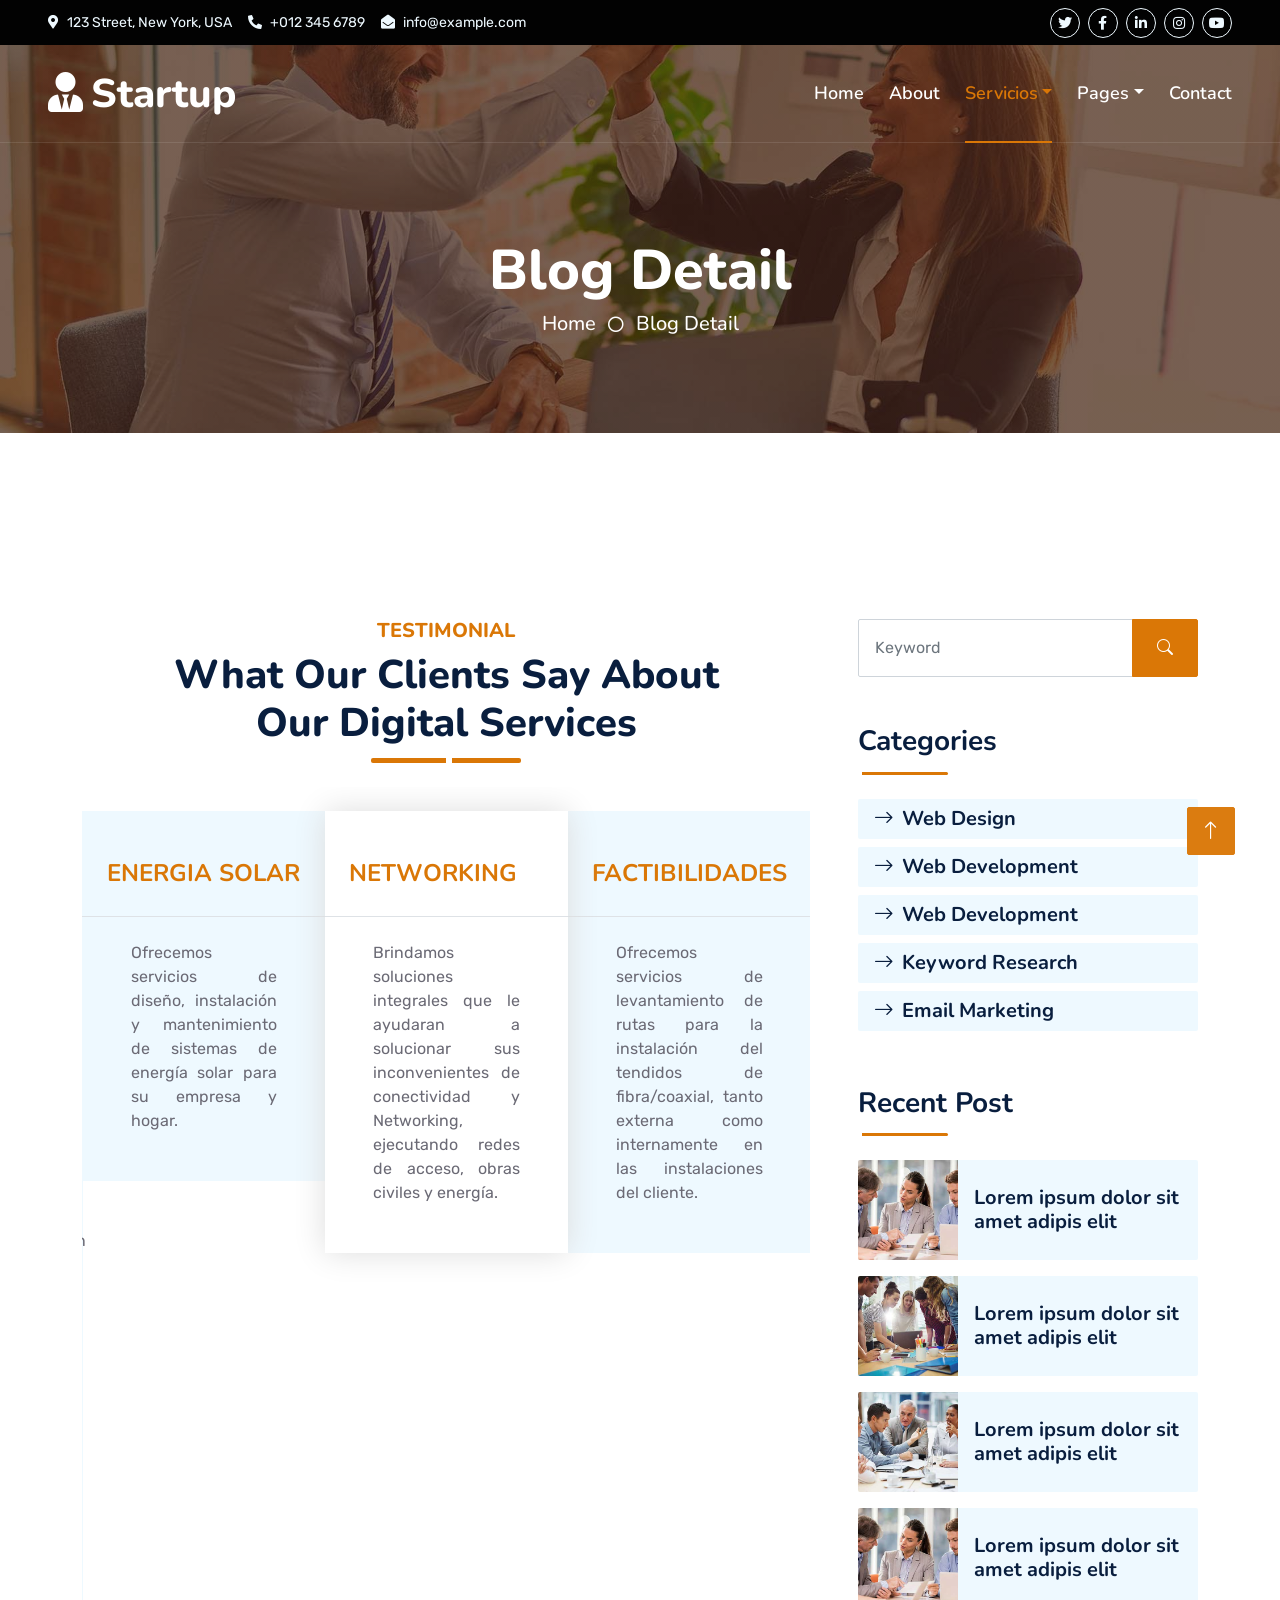
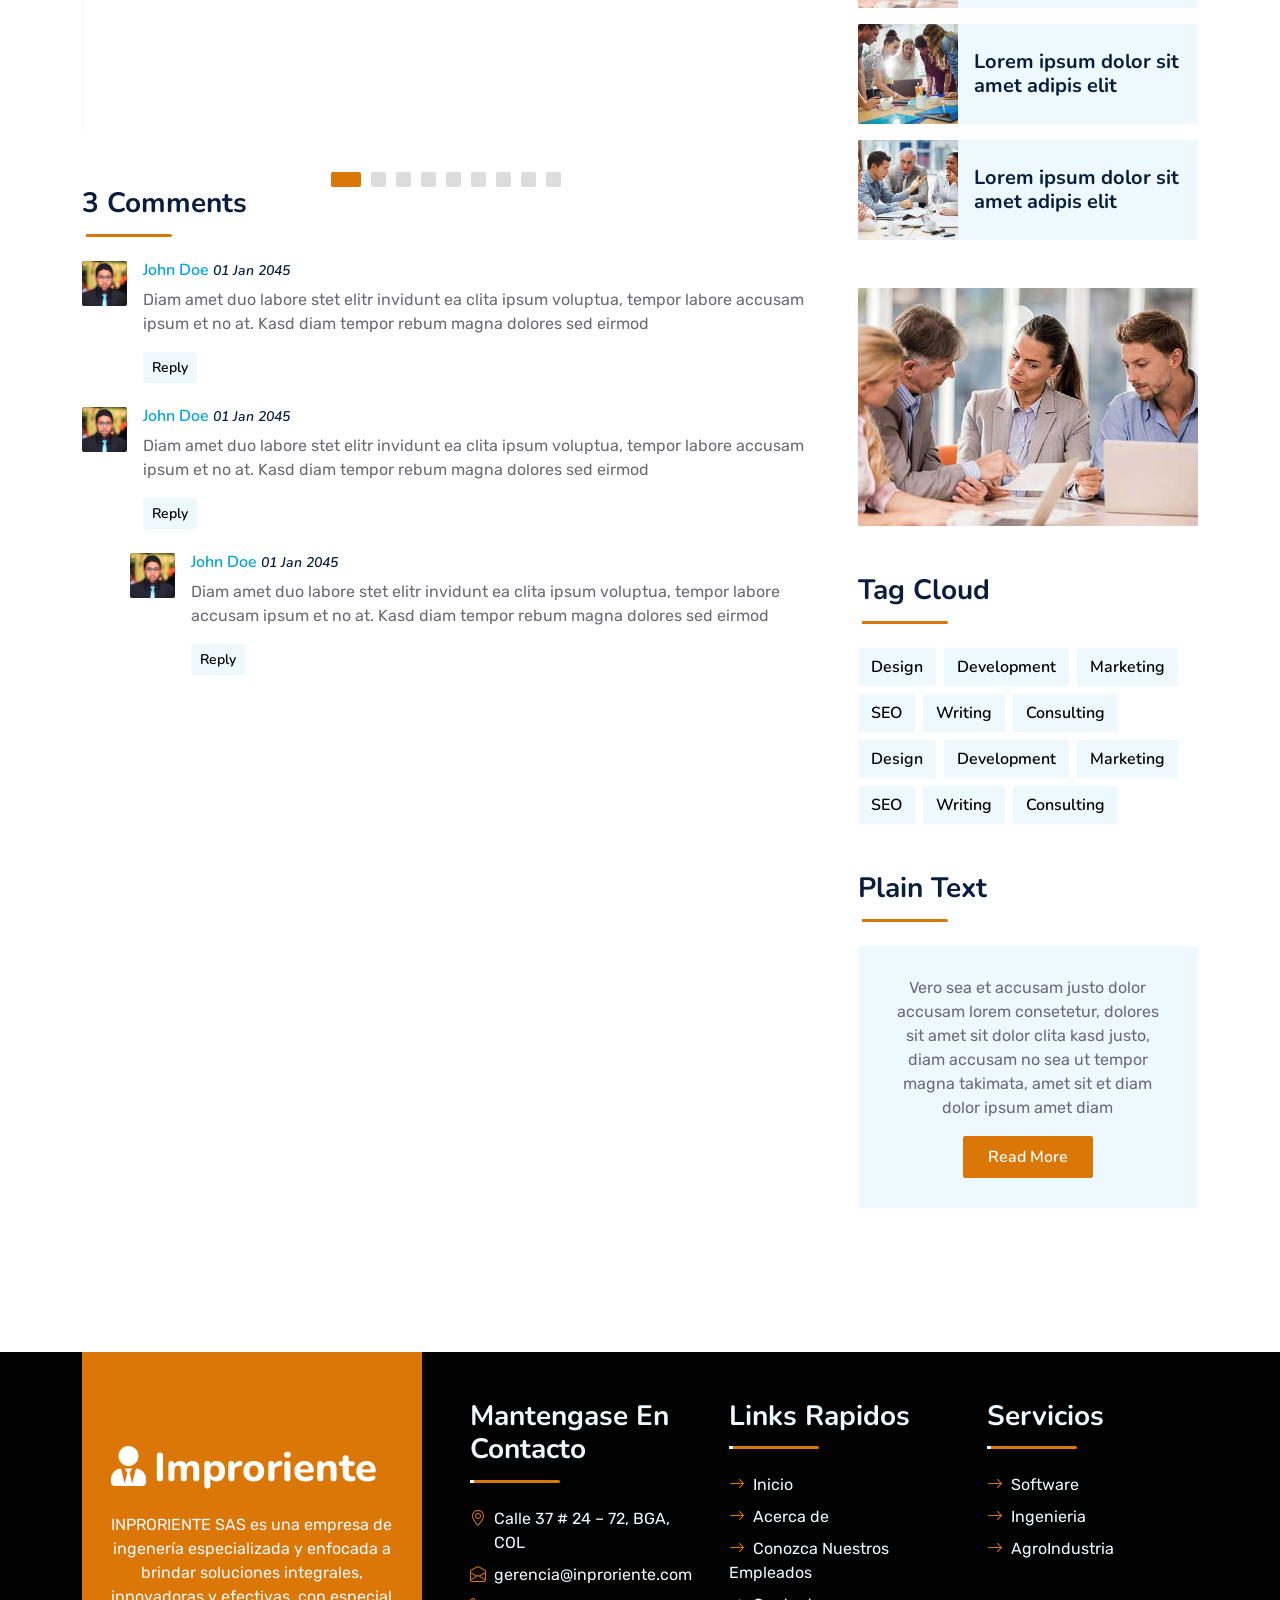
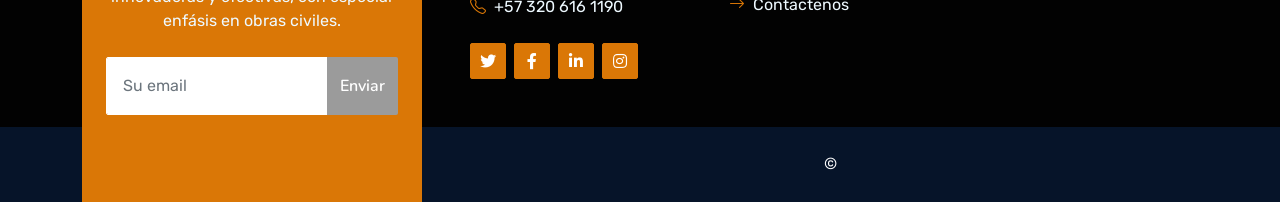
<file: Ingenieria copy.html>
<!DOCTYPE html>
<html lang="en">

<head>
    <meta charset="utf-8">
    <title>Startup - Startup Website Template</title>
    <meta content="width=device-width, initial-scale=1.0" name="viewport">
    <meta content="Free HTML Templates" name="keywords">
    <meta content="Free HTML Templates" name="description">

    <!-- Favicon -->
    <link href="img/favicon.ico" rel="icon">

    <!-- Google Web Fonts -->
    <link rel="preconnect" href="https://fonts.googleapis.com">
    <link rel="preconnect" href="https://fonts.gstatic.com" crossorigin>
    <link href="https://fonts.googleapis.com/css2?family=Nunito:wght@400;600;700;800&family=Rubik:wght@400;500;600;700&display=swap" rel="stylesheet">

    <!-- Icon Font Stylesheet -->
    <link href="https://cdnjs.cloudflare.com/ajax/libs/font-awesome/5.10.0/css/all.min.css" rel="stylesheet">
    <link href="https://cdn.jsdelivr.net/npm/bootstrap-icons@1.4.1/font/bootstrap-icons.css" rel="stylesheet">

    <!-- Libraries Stylesheet -->
    <link href="lib/owlcarousel/assets/owl.carousel.min.css" rel="stylesheet">
    <link href="lib/animate/animate.min.css" rel="stylesheet">

    <!-- Customized Bootstrap Stylesheet -->
    <link href="css/bootstrap.min.css" rel="stylesheet">

    <!-- Template Stylesheet -->
    <link href="css/style.css" rel="stylesheet">
</head>

<body>
    <!-- Spinner Start -->
    <div id="spinner" class="show bg-white position-fixed translate-middle w-100 vh-100 top-50 start-50 d-flex align-items-center justify-content-center">
        <div class="spinner"></div>
    </div>
    <!-- Spinner End -->


    <!-- Topbar Start -->
    <div class="container-fluid bg-dark px-5 d-none d-lg-block">
        <div class="row gx-0">
            <div class="col-lg-8 text-center text-lg-start mb-2 mb-lg-0">
                <div class="d-inline-flex align-items-center" style="height: 45px;">
                    <small class="me-3 text-light"><i class="fa fa-map-marker-alt me-2"></i>123 Street, New York, USA</small>
                    <small class="me-3 text-light"><i class="fa fa-phone-alt me-2"></i>+012 345 6789</small>
                    <small class="text-light"><i class="fa fa-envelope-open me-2"></i>info@example.com</small>
                </div>
            </div>
            <div class="col-lg-4 text-center text-lg-end">
                <div class="d-inline-flex align-items-center" style="height: 45px;">
                    <a class="btn btn-sm btn-outline-light btn-sm-square rounded-circle me-2" href=""><i class="fab fa-twitter fw-normal"></i></a>
                    <a class="btn btn-sm btn-outline-light btn-sm-square rounded-circle me-2" href=""><i class="fab fa-facebook-f fw-normal"></i></a>
                    <a class="btn btn-sm btn-outline-light btn-sm-square rounded-circle me-2" href=""><i class="fab fa-linkedin-in fw-normal"></i></a>
                    <a class="btn btn-sm btn-outline-light btn-sm-square rounded-circle me-2" href=""><i class="fab fa-instagram fw-normal"></i></a>
                    <a class="btn btn-sm btn-outline-light btn-sm-square rounded-circle" href=""><i class="fab fa-youtube fw-normal"></i></a>
                </div>
            </div>
        </div>
    </div>
    <!-- Topbar End -->


    <!-- Navbar Start -->
    <div class="container-fluid position-relative p-0">
        <nav class="navbar navbar-expand-lg navbar-dark px-5 py-3 py-lg-0">
            <a href="index.html" class="navbar-brand p-0">
                <h1 class="m-0"><i class="fa fa-user-tie me-2"></i>Startup</h1>
            </a>
            <button class="navbar-toggler" type="button" data-bs-toggle="collapse" data-bs-target="#navbarCollapse">
                <span class="fa fa-bars"></span>
            </button>
            <div class="collapse navbar-collapse" id="navbarCollapse">
                <div class="navbar-nav ms-auto py-0">
                    <a href="index.html" class="nav-item nav-link">Home</a>
                    <a href="about.html" class="nav-item nav-link">About</a>
                    <div class="nav-item dropdown">
                        <a href="#" class="nav-link dropdown-toggle active" data-bs-toggle="dropdown">Servicios</a>
                        <div class="dropdown-menu m-0">
                            <a href="Software.html" class="dropdown-item">Software</a>
                            <a href="Ingenieria.html" class="dropdown-item">Ingenieria</a>
                            <a href="AgroIndustria.html" class="dropdown-item">AgroIndustria</a>
                        </div>
                    </div>
                    <div class="nav-item dropdown">
                        <a href="#" class="nav-link dropdown-toggle" data-bs-toggle="dropdown">Pages</a>
                        <div class="dropdown-menu m-0">
                            <a href="price.html" class="dropdown-item">Pricing Plan</a>
                            <a href="feature.html" class="dropdown-item">Our features</a>
                            <a href="team.html" class="dropdown-item">Team Members</a>
                            <a href="testimonial.html" class="dropdown-item">Testimonial</a>
                            <a href="quote.html" class="dropdown-item">Free Quote</a>
                        </div>
                    </div>
                    <a href="contact.html" class="nav-item nav-link">Contact</a>
                </div>
                </div>
        </nav>

        <div class="container-fluid bg-primary py-5 bg-header" style="margin-bottom: 90px;">
            <div class="row py-5">
                <div class="col-12 pt-lg-5 mt-lg-5 text-center">
                    <h1 class="display-4 text-white animated zoomIn">Blog Detail</h1>
                    <a href="" class="h5 text-white">Home</a>
                    <i class="far fa-circle text-white px-2"></i>
                    <a href="" class="h5 text-white">Blog Detail</a>
                </div>
            </div>
        </div>
    </div>
    <!-- Navbar End -->


    <!-- Full Screen Search Start -->
    <div class="modal fade" id="searchModal" tabindex="-1">
        <div class="modal-dialog modal-fullscreen">
            <div class="modal-content" style="background: rgba(9, 30, 62, .7);">
                <div class="modal-header border-0">
                    <button type="button" class="btn bg-white btn-close" data-bs-dismiss="modal" aria-label="Close"></button>
                </div>
                <div class="modal-body d-flex align-items-center justify-content-center">
                    <div class="input-group" style="max-width: 600px;">
                        <input type="text" class="form-control bg-transparent border-primary p-3" placeholder="Type search keyword">
                        <button class="btn btn-primary px-4"><i class="bi bi-search"></i></button>
                    </div>
                </div>
            </div>
        </div>
    </div>
    <!-- Full Screen Search End -->

    <div class="container-fluid py-5 wow fadeInUp" data-wow-delay="0.1s">
        <div class="container py-5">
            <div class="row g-5">
                <div class="col-lg-8">
                   
                  
                            <div class="section-title text-center position-relative pb-3 mb-4 mx-auto" style="max-width: 600px;">
                                <h5 class="fw-bold text-primary text-uppercase">Testimonial</h5>
                                <h1 class="mb-0">What Our Clients Say About Our Digital Services</h1>
                            </div>
                            <div class="owl-carousel testimonial-carousel wow fadeInUp" data-wow-delay="0.6s">
                                <div class="testimonial-item bg-light my-4">
                                    <div class="d-flex align-items-center border-bottom pt-5 pb-4">
                                       
                                        <div class="ps-4">
                                            <h4 class="text-primary mb-1">NETWORKING</h4>
                                            <small class="text-uppercase"></small></small>
                                        </div>
                                    </div>
                                    <div class="pt-4 pb-5 px-5 eoi">
                                        Brindamos soluciones integrales que le ayudaran
                                        a solucionar sus inconvenientes de conectividad y
                                        Networking, ejecutando redes de acceso, obras
                                        civiles y energía.
                                    </div>
                                </div>
                                <div class="testimonial-item bg-light my-4">
                                    <div class="d-flex align-items-center border-bottom pt-5 pb-4 ">
                                       
                                        <div class="ps-4">
                                            <h4 class="text-primary mb-1">FACTIBILIDADES</h4>
                                            <small class="text-uppercase"></small>
                                        </div>
                                    </div>
                                    <div class="pt-4 pb-5 px-5 eoi">
                                        Ofrecemos servicios de levantamiento de rutas
                                        para la instalación del tendidos de fibra/coaxial,
                                        tanto externa como internamente en las
                                        instalaciones del cliente.
                                    </div>
                                </div>
                                <div class="testimonial-item bg-light my-4">
                                    <div class="d-flex align-items-center border-bottom pt-5 pb-4 ">
                               
                                        <div class="ps-4">
                                            <h4 class="text-primary mb-1">REDES FIBRA OPTICA</h4>
                                            <small class="text-uppercase"></small>
                                        </div>
                                    </div>
                                    <div class="pt-4 pb-5 px-5 eoi">
                                        Servicios de
                                        empalmes de cables, elementos de
                                        conectorización y administración.
                                        Asesoría, diseño, construcción, supervisión,
                                        pruebas y la puesta en operación de redes
                                        metropolitanas.
                                    </div>
                                </div> <div class="testimonial-item bg-light my-4">
                                    <div class="d-flex align-items-center border-bottom pt-5 pb-4 ">
                                      
                                        <div class="ps-4">
                                            <h4 class="text-primary mb-1">CABLEADO</h4>
                                            <small class="text-uppercase"></small>
                                        </div>
                                    </div>
                                    <div class="pt-4 pb-5 px-5 eoi">
                                        Instalación de cableado estructurado siguiendo
                                        con las normas y estandarés, permitiendo la
                                        conectividad y conexiones de los diferentes
                                        componentes de  red.
                                    </div>
                                </div>
                               
                                <div class="testimonial-item bg-light my-4">
                                    <div class="d-flex align-items-center border-bottom pt-5 pb-4 ">
                                        
                                        <div class="ps-4">
                                            <h4 class="text-primary mb-1">INSPECCION REDES</h4>
                                            <small class="text-uppercase"></small>
                                        </div>
                                    </div>
                                    <div class="pt-4 pb-5 px-5 eoi">
                                        Brindamos el servicio de inspección de redes tanto
                                        aéreas y canalizadas de los diferentes operadores
                                        como telecomunicaciones o de energía.<br>
                                    </div>
                                </div>
                                <div class="testimonial-item bg-light my-4">
                                    <div class="d-flex align-items-center border-bottom pt-5 pb-4 ">
                                       
                                        <div class="ps-4">
                                            <h4 class="text-primary mb-1">OBRAS CIVILES </h4>
                                            <small class="text-uppercase"></small>
                                        </div>
                                    </div>
                                    <div class="pt-4 pb-5 px-5 eoi">
                                        Ofrecemos las obras civiles para la construcción
                                        de las diferentes redes de fibra óptica aérea o
                                        canalizada y los empalmes asociados a estos
                                        tendidos.
                                    </div>
                                </div>
                             
                                <div class="testimonial-item bg-light my-4">
                                    <div class="d-flex align-items-center border-bottom pt-5 pb-4 ">
                                       
                                        <div class="ps-4">
                                            <h4 class="text-primary mb-1">RITEL</h4>
                                            <small class="text-uppercase abcd"></small>
                                        </div>
                                    </div>
                                    <div class="pt-4 pb-5 px-5 eoi">
                                        Brindamos el diseño, implementación y
                                        mantenimiento de las Redes Internas de
                                        Telecomunicaciones, segun la resolución 5405 del
                                        2018, CRC. Certificamos la dimension y diseño.
                                    </div>
                                </div>
                                <div class="testimonial-item bg-light my-4">
                                    <div class="d-flex align-items-center border-bottom pt-5 pb-4 ">
                                       
                                        <div class="ps-4">
                                            <h4 class="text-primary mb-1">MANOS REMOTAS</h4>
                                            <small class="text-uppercase"></small>
                                        </div>
                                    </div>
                                    <div class="pt-4 pb-5 px-5 eoi">
                                        Ofrecemos servicios de manos remotas para
                                        instalaciones de equipos de telecomunicaciones.
                                        Entre las actividades tenemos: el envío y recepción de
                                        los equipos de telecomunicaciones,
                                        instalación/desinstalación en Gabinetes del cliente,
                                        encendido/apagado, soporte y solución de problemas
                                        (Troubleshooting), pruebas y/o PEM (Puestas en
                                        Marcha) para la aceptación del servicio, inventario de
                                        equipos y cableado, y soporte en ventanas de
                                        mantenimiento en caso de ser necesario.
                                    </div>
                                </div>
                                <div class="testimonial-item bg-light my-4">
                                    <div class="d-flex align-items-center border-bottom pt-5 pb-4 ">
                                       
                                        <div class="ps-4">
                                            <h4 class="text-primary mb-1">ENERGIA SOLAR</h4>
                                            <small class="text-uppercase"></small>
                                        </div>
                                    </div>
                                    <div class="pt-4 pb-5 px-5 eoi">
                                        Ofrecemos servicios de diseño, instalación y
                                        mantenimiento de sistemas de energía solar para
                                        su empresa y hogar.
                                    </div>
                                </div>
                            </div>
                     
                    <!-- Comment List Start -->
                    <div class="mb-5">
                        <div class="section-title section-title-sm position-relative pb-3 mb-4">
                            <h3 class="mb-0">3 Comments</h3>
                        </div>
                        <div class="d-flex mb-4">
                            <img src="img/user.jpg" class="img-fluid rounded" style="width: 45px; height: 45px;">
                            <div class="ps-3">
                                <h6><a href="">John Doe</a> <small><i>01 Jan 2045</i></small></h6>
                                <p>Diam amet duo labore stet elitr invidunt ea clita ipsum voluptua, tempor labore
                                    accusam ipsum et no at. Kasd diam tempor rebum magna dolores sed eirmod</p>
                                <button class="btn btn-sm btn-light">Reply</button>
                            </div>
                        </div>
                        <div class="d-flex mb-4">
                            <img src="img/user.jpg" class="img-fluid rounded" style="width: 45px; height: 45px;">
                            <div class="ps-3">
                                <h6><a href="">John Doe</a> <small><i>01 Jan 2045</i></small></h6>
                                <p>Diam amet duo labore stet elitr invidunt ea clita ipsum voluptua, tempor labore
                                    accusam ipsum et no at. Kasd diam tempor rebum magna dolores sed eirmod</p>
                                <button class="btn btn-sm btn-light">Reply</button>
                            </div>
                        </div>
                        <div class="d-flex ms-5 mb-4">
                            <img src="img/user.jpg" class="img-fluid rounded" style="width: 45px; height: 45px;">
                            <div class="ps-3">
                                <h6><a href="">John Doe</a> <small><i>01 Jan 2045</i></small></h6>
                                <p>Diam amet duo labore stet elitr invidunt ea clita ipsum voluptua, tempor labore
                                    accusam ipsum et no at. Kasd diam tempor rebum magna dolores sed eirmod</p>
                                <button class="btn btn-sm btn-light">Reply</button>
                            </div>
                        </div>
                    </div>
                    <!-- Comment List End -->
    
                    <!-- Comment Form Start -->
                  
                    <!-- Comment Form End -->
                </div>
    
                <!-- Sidebar Start -->
                <div class="col-lg-4">
                    <!-- Search Form Start -->
                    <div class="mb-5 wow slideInUp" data-wow-delay="0.1s">
                        <div class="input-group">
                            <input type="text" class="form-control p-3" placeholder="Keyword">
                            <button class="btn btn-primary px-4"><i class="bi bi-search"></i></button>
                        </div>
                    </div>
                    <!-- Search Form End -->
    
                    <!-- Category Start -->
                    <div class="mb-5 wow slideInUp" data-wow-delay="0.1s">
                        <div class="section-title section-title-sm position-relative pb-3 mb-4">
                            <h3 class="mb-0">Categories</h3>
                        </div>
                        <div class="link-animated d-flex flex-column justify-content-start">
                            <a class="h5 fw-semi-bold bg-light rounded py-2 px-3 mb-2" href="#"><i class="bi bi-arrow-right me-2"></i>Web Design</a>
                            <a class="h5 fw-semi-bold bg-light rounded py-2 px-3 mb-2" href="#"><i class="bi bi-arrow-right me-2"></i>Web Development</a>
                            <a class="h5 fw-semi-bold bg-light rounded py-2 px-3 mb-2" href="#"><i class="bi bi-arrow-right me-2"></i>Web Development</a>
                            <a class="h5 fw-semi-bold bg-light rounded py-2 px-3 mb-2" href="#"><i class="bi bi-arrow-right me-2"></i>Keyword Research</a>
                            <a class="h5 fw-semi-bold bg-light rounded py-2 px-3 mb-2" href="#"><i class="bi bi-arrow-right me-2"></i>Email Marketing</a>
                        </div>
                    </div>
                    <!-- Category End -->
    
                    <!-- Recent Post Start -->
                    <div class="mb-5 wow slideInUp" data-wow-delay="0.1s">
                        <div class="section-title section-title-sm position-relative pb-3 mb-4">
                            <h3 class="mb-0">Recent Post</h3>
                        </div>
                        <div class="d-flex rounded overflow-hidden mb-3">
                            <img class="img-fluid" src="img/blog-1.jpg" style="width: 100px; height: 100px; object-fit: cover;" alt="">
                            <a href="" class="h5 fw-semi-bold d-flex align-items-center bg-light px-3 mb-0">Lorem ipsum dolor sit amet adipis elit
                            </a>
                        </div>
                        <div class="d-flex rounded overflow-hidden mb-3">
                            <img class="img-fluid" src="img/blog-2.jpg" style="width: 100px; height: 100px; object-fit: cover;" alt="">
                            <a href="" class="h5 fw-semi-bold d-flex align-items-center bg-light px-3 mb-0">Lorem ipsum dolor sit amet adipis elit
                            </a>
                        </div>
                        <div class="d-flex rounded overflow-hidden mb-3">
                            <img class="img-fluid" src="img/blog-3.jpg" style="width: 100px; height: 100px; object-fit: cover;" alt="">
                            <a href="" class="h5 fw-semi-bold d-flex align-items-center bg-light px-3 mb-0">Lorem ipsum dolor sit amet adipis elit
                            </a>
                        </div>
                        <div class="d-flex rounded overflow-hidden mb-3">
                            <img class="img-fluid" src="img/blog-1.jpg" style="width: 100px; height: 100px; object-fit: cover;" alt="">
                            <a href="" class="h5 fw-semi-bold d-flex align-items-center bg-light px-3 mb-0">Lorem ipsum dolor sit amet adipis elit
                            </a>
                        </div>
                        <div class="d-flex rounded overflow-hidden mb-3">
                            <img class="img-fluid" src="img/blog-2.jpg" style="width: 100px; height: 100px; object-fit: cover;" alt="">
                            <a href="" class="h5 fw-semi-bold d-flex align-items-center bg-light px-3 mb-0">Lorem ipsum dolor sit amet adipis elit
                            </a>
                        </div>
                        <div class="d-flex rounded overflow-hidden mb-3">
                            <img class="img-fluid" src="img/blog-3.jpg" style="width: 100px; height: 100px; object-fit: cover;" alt="">
                            <a href="" class="h5 fw-semi-bold d-flex align-items-center bg-light px-3 mb-0">Lorem ipsum dolor sit amet adipis elit
                            </a>
                        </div>
                    </div>
                    <!-- Recent Post End -->
    
                    <!-- Image Start -->
                    <div class="mb-5 wow slideInUp" data-wow-delay="0.1s">
                        <img src="img/blog-1.jpg" alt="" class="img-fluid rounded">
                    </div>
                    <!-- Image End -->
    
                    <!-- Tags Start -->
                    <div class="mb-5 wow slideInUp" data-wow-delay="0.1s">
                        <div class="section-title section-title-sm position-relative pb-3 mb-4">
                            <h3 class="mb-0">Tag Cloud</h3>
                        </div>
                        <div class="d-flex flex-wrap m-n1">
                            <a href="" class="btn btn-light m-1">Design</a>
                            <a href="" class="btn btn-light m-1">Development</a>
                            <a href="" class="btn btn-light m-1">Marketing</a>
                            <a href="" class="btn btn-light m-1">SEO</a>
                            <a href="" class="btn btn-light m-1">Writing</a>
                            <a href="" class="btn btn-light m-1">Consulting</a>
                            <a href="" class="btn btn-light m-1">Design</a>
                            <a href="" class="btn btn-light m-1">Development</a>
                            <a href="" class="btn btn-light m-1">Marketing</a>
                            <a href="" class="btn btn-light m-1">SEO</a>
                            <a href="" class="btn btn-light m-1">Writing</a>
                            <a href="" class="btn btn-light m-1">Consulting</a>
                        </div>
                    </div>
                    <!-- Tags End -->
    
                    <!-- Plain Text Start -->
                    <div class="wow slideInUp" data-wow-delay="0.1s">
                        <div class="section-title section-title-sm position-relative pb-3 mb-4">
                            <h3 class="mb-0">Plain Text</h3>
                        </div>
                        <div class="bg-light text-center" style="padding: 30px;">
                            <p>Vero sea et accusam justo dolor accusam lorem consetetur, dolores sit amet sit dolor clita kasd justo, diam accusam no sea ut tempor magna takimata, amet sit et diam dolor ipsum amet diam</p>
                            <a href="" class="btn btn-primary py-2 px-4">Read More</a>
                        </div>
                    </div>
                    <!-- Plain Text End -->
                </div>
                <!-- Sidebar End -->
            </div>
        </div>
    </div>
    <!-- Blog End -->


    <!-- Vendor Start -->
    
    <!-- Vendor End -->
    

    <!-- Footer Start -->
    <div class="container-fluid bg-dark text-light mt-5 wow fadeInUp" data-wow-delay="0.1s">
        <div class="container">
            <div class="row gx-5">
                <div class="col-lg-4 col-md-6 footer-about">
                    <div class="d-flex flex-column align-items-center justify-content-center text-center h-100 bg-primary p-4">
                        <a href="index.html" class="navbar-brand">
                            <h1 class="m-0 text-white"><i class="fa fa-user-tie me-2"></i>Improriente</h1>
                        </a>
                        <p class="mt-3 mb-4">INPRORIENTE SAS es una empresa de ingenería especializada y enfocada a brindar soluciones integrales, innovadoras y efectivas, con especial enfásis en obras civiles.</p>
                        <form action="">
                            <div class="input-group">
                                <input type="text" class="form-control border-white p-3" placeholder="Su email">
                                <button class="btn btn-dark">Enviar</button>
                            </div>
                        </form>
                    </div>
                </div>
                <div class="col-lg-8 col-md-6">
                    <div class="row gx-5">
                        <div class="col-lg-4 col-md-12 pt-5 mb-5">
                            <div class="section-title section-title-sm position-relative pb-3 mb-4">
                                <h3 class="text-light mb-0">Mantengase En Contacto</h3>
                            </div>
                            <div class="d-flex mb-2">
                                <i class="bi bi-geo-alt text-primary me-2"></i>
                                <p class="mb-0">Calle 37 # 24 – 72, BGA, COL</p>
                            </div>
                            <div class="d-flex mb-2">
                                <i class="bi bi-envelope-open text-primary me-2"></i>
                                <p class="mb-0">gerencia@inproriente.com</p>
                            </div>
                            <div class="d-flex mb-2">
                                <i class="bi bi-telephone text-primary me-2"></i>
                                <p class="mb-0">+57 320 616 1190</p>
                            </div>
                            <div class="d-flex mt-4">
                                <a class="btn btn-primary btn-square me-2" href="#"><i class="fab fa-twitter fw-normal"></i></a>
                                <a class="btn btn-primary btn-square me-2" href="#"><i class="fab fa-facebook-f fw-normal"></i></a>
                                <a class="btn btn-primary btn-square me-2" href="#"><i class="fab fa-linkedin-in fw-normal"></i></a>
                                <a class="btn btn-primary btn-square" href="#"><i class="fab fa-instagram fw-normal"></i></a>
                            </div>
                        </div>
                        <div class="col-lg-4 col-md-12 pt-0 pt-lg-5 mb-5">
                            <div class="section-title section-title-sm position-relative pb-3 mb-4">
                                <h3 class="text-light mb-0">Links Rapidos</h3>
                            </div>
                            <div class="link-animated d-flex flex-column justify-content-start">
                                <a class="text-light mb-2" href="index.html"><i class="bi bi-arrow-right text-primary me-2"></i>Inicio</a>
                                <a class="text-light mb-2" href="about.html"><i class="bi bi-arrow-right text-primary me-2"></i>Acerca de</a>
                                <a class="text-light mb-2" href="about.html"><i class="bi bi-arrow-right text-primary me-2"></i>Conozca Nuestros Empleados</a>
                                <a class="text-light" href="contact.html"><i class="bi bi-arrow-right text-primary me-2"></i>Contactenos</a>
                            </div>
                        </div>
                        <div class="col-lg-4 col-md-12 pt-0 pt-lg-5 mb-5">
                            <div class="section-title section-title-sm position-relative pb-3 mb-4">
                                <h3 class="text-light mb-0">Servicios</h3>
                            </div>
                            <div class="link-animated d-flex flex-column justify-content-start">
                                <a class="text-light mb-2" href="Software copy.html"><i class="bi bi-arrow-right text-primary me-2"></i>Software</a>
                                <a class="text-light mb-2" href="Ingenieria.html"><i class="bi bi-arrow-right text-primary me-2"></i>Ingenieria</a>
                                <a class="text-light mb-2" href="AgroIndustria.html"><i class="bi bi-arrow-right text-primary me-2"></i>AgroIndustria</a>
                     
                            </div>
                        </div>
                    </div>
                </div>
            </div>
        </div>
    </div>
    <div class="container-fluid text-white" style="background: #061429;">
        <div class="container text-center">
            <div class="row justify-content-end">
                <div class="col-lg-8 col-md-6">
                    <div class="d-flex align-items-center justify-content-center" style="height: 75px;">
                        <p class="mb-0">&copy; <a class="text-white border-bottom" href="#"></a>
						
						<a class="text-white border-bottom" href=""></a></p>
                    </div>
                </div>
            </div>
        </div>
    </div>
    <!-- Footer End -->


    <!-- Back to Top -->
    <a href="#" class="btn btn-lg btn-primary btn-lg-square rounded back-to-top"><i class="bi bi-arrow-up"></i></a>


    <!-- JavaScript Libraries -->
    <script src="https://code.jquery.com/jquery-3.4.1.min.js"></script>
    <script src="https://cdn.jsdelivr.net/npm/bootstrap@5.0.0/dist/js/bootstrap.bundle.min.js"></script>
    <script src="lib/wow/wow.min.js"></script>
    <script src="lib/easing/easing.min.js"></script>
    <script src="lib/waypoints/waypoints.min.js"></script>
    <script src="lib/counterup/counterup.min.js"></script>
    <script src="lib/owlcarousel/owl.carousel.min.js"></script>

    <!-- Template Javascript -->
    <script src="js/main.js"></script>
</body>

</html>
</file>
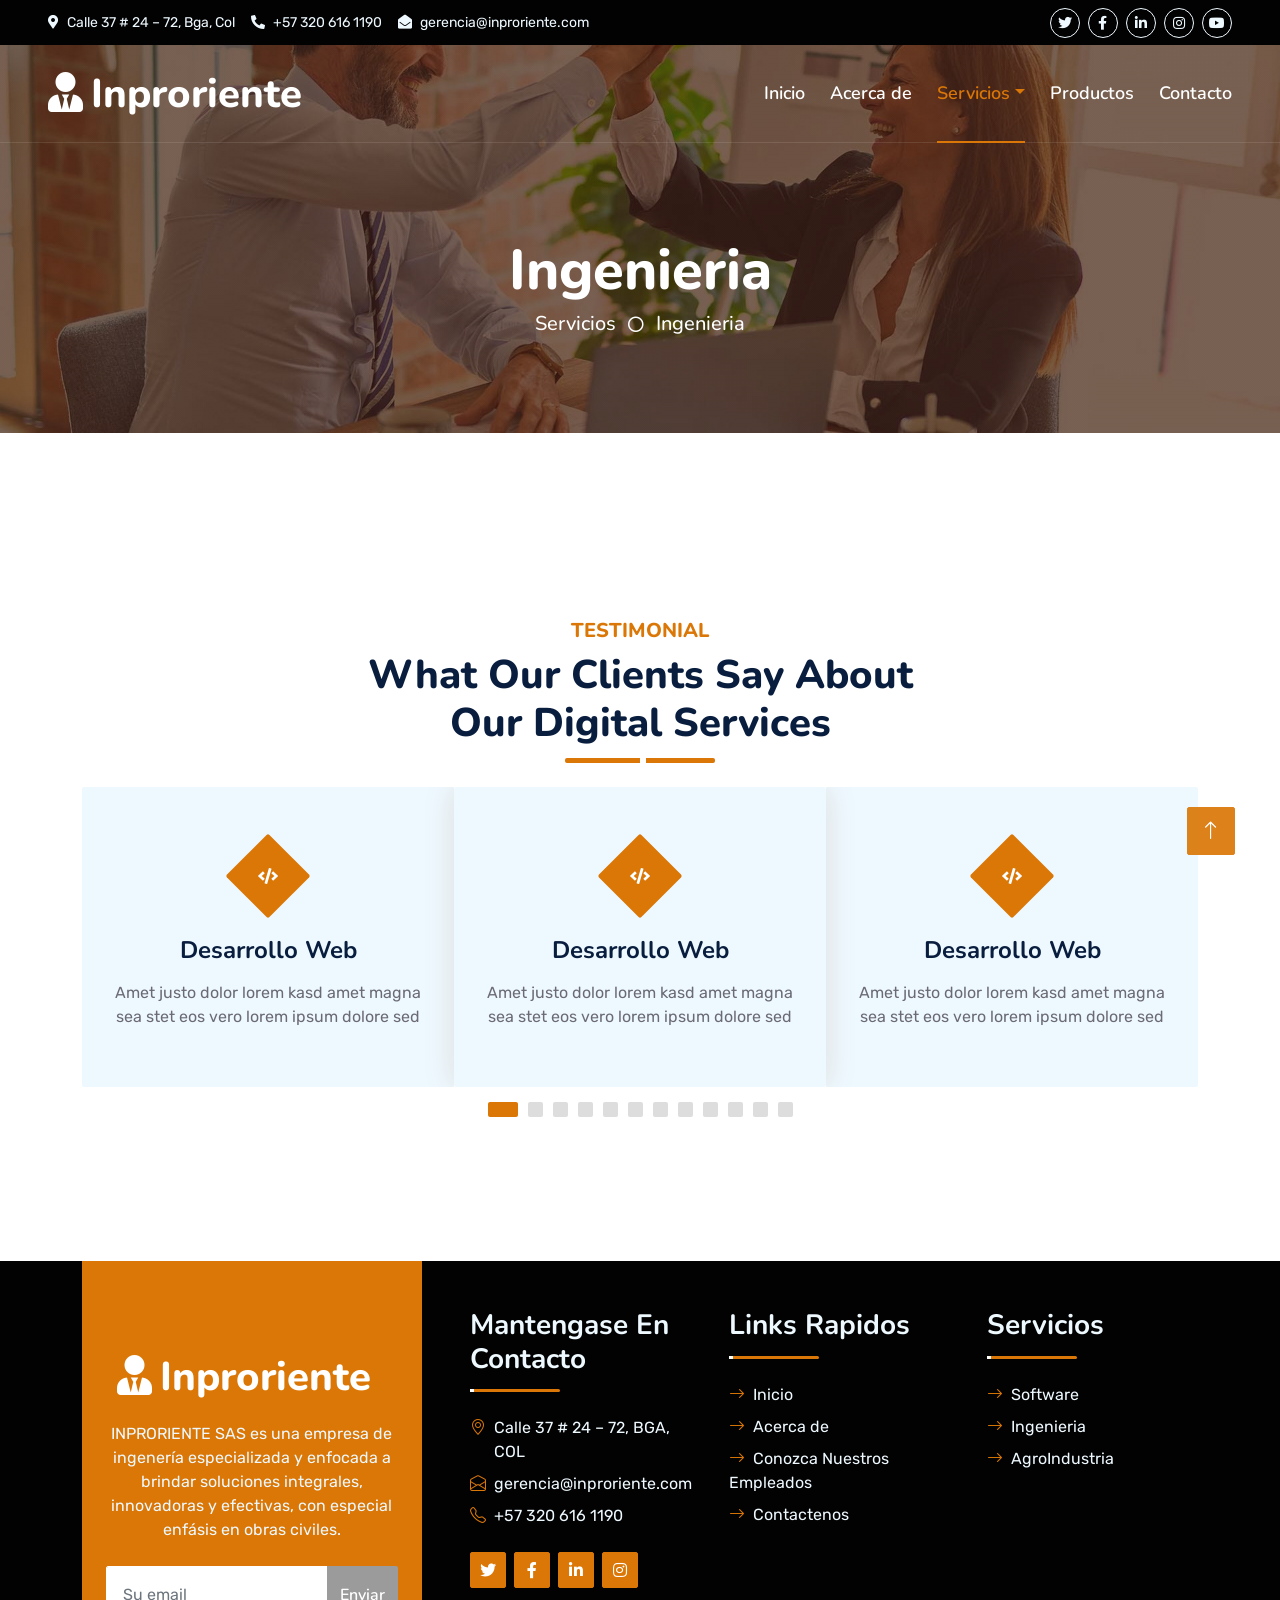
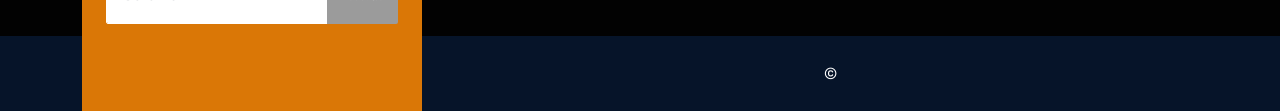
<file: Ingenieria.html>
<!DOCTYPE html>
<html lang="en">

<head>
    <meta charset="utf-8">
    <title>Startup - Startup Website Template</title>
    <meta content="width=device-width, initial-scale=1.0" name="viewport">
    <meta content="Free HTML Templates" name="keywords">
    <meta content="Free HTML Templates" name="description">

    <!-- Favicon -->
    <link href="img/favicon.ico" rel="icon">

    <!-- Google Web Fonts -->
    <link rel="preconnect" href="https://fonts.googleapis.com">
    <link rel="preconnect" href="https://fonts.gstatic.com" crossorigin>
    <link href="https://fonts.googleapis.com/css2?family=Nunito:wght@400;600;700;800&family=Rubik:wght@400;500;600;700&display=swap" rel="stylesheet">

    <!-- Icon Font Stylesheet -->
    <link href="https://cdnjs.cloudflare.com/ajax/libs/font-awesome/5.10.0/css/all.min.css" rel="stylesheet">
    <link href="https://cdn.jsdelivr.net/npm/bootstrap-icons@1.4.1/font/bootstrap-icons.css" rel="stylesheet">

    <!-- Libraries Stylesheet -->
    <link href="lib/owlcarousel/assets/owl.carousel.min.css" rel="stylesheet">
    <link href="lib/animate/animate.min.css" rel="stylesheet">

    <!-- Customized Bootstrap Stylesheet -->
    <link href="css/bootstrap.min.css" rel="stylesheet">

    <!-- Template Stylesheet -->
    <link href="css/style.css" rel="stylesheet">
</head>

<body>
    <!-- Spinner Start -->
    <div id="spinner" class="show bg-white position-fixed translate-middle w-100 vh-100 top-50 start-50 d-flex align-items-center justify-content-center">
        <div class="spinner"></div>
    </div>
    <!-- Spinner End -->



    <!-- Topbar Start -->
    <div class="container-fluid bg-dark px-5 d-none d-lg-block">
        <div class="row gx-0">
            <div class="col-lg-8 text-center text-lg-start mb-2 mb-lg-0">
                <div class="d-inline-flex align-items-center" style="height: 45px;">
                    <small class="me-3 text-light"><i class="fa fa-map-marker-alt me-2"></i>Calle 37 # 24 – 72, Bga, Col</small>
                    <small class="me-3 text-light"><i class="fa fa-phone-alt me-2"></i>+57 320 616 1190</small>
                    <small class="text-light"><i class="fa fa-envelope-open me-2"></i>gerencia@inproriente.com</small>
                </div>
            </div>
            <div class="col-lg-4 text-center text-lg-end">
                <div class="d-inline-flex align-items-center" style="height: 45px;">
                    <a class="btn btn-sm btn-outline-light btn-sm-square rounded-circle me-2" href=""><i class="fab fa-twitter fw-normal"></i></a>
                    <a class="btn btn-sm btn-outline-light btn-sm-square rounded-circle me-2" href=""><i class="fab fa-facebook-f fw-normal"></i></a>
                    <a class="btn btn-sm btn-outline-light btn-sm-square rounded-circle me-2" href=""><i class="fab fa-linkedin-in fw-normal"></i></a>
                    <a class="btn btn-sm btn-outline-light btn-sm-square rounded-circle me-2" href=""><i class="fab fa-instagram fw-normal"></i></a>
                    <a class="btn btn-sm btn-outline-light btn-sm-square rounded-circle" href=""><i class="fab fa-youtube fw-normal"></i></a>
                </div>
            </div>
        </div>
    </div>
    <!-- Topbar End -->


    <!-- Navbar Start -->
    <!-- Navbar Start -->
    <div class="container-fluid position-relative p-0">
        <nav class="navbar navbar-expand-lg navbar-dark px-5 py-3 py-lg-0">
            <a href="index.html" class="navbar-brand p-0">
                <h1 class="m-0"><i class="fa fa-user-tie me-2"></i>Inproriente</h1>
            </a>
            <button class="navbar-toggler" type="button" data-bs-toggle="collapse" data-bs-target="#navbarCollapse">
                <span class="fa fa-bars"></span>
            </button>
            <div class="collapse navbar-collapse" id="navbarCollapse">
                <div class="navbar-nav ms-auto py-0">
                    <a href="index.html" class="nav-item nav-link">Inicio</a>
                    <a href="about.html" class="nav-item nav-link">Acerca de</a>
                    <div class="nav-item dropdown">
                        <a href="#" class="nav-link dropdown-toggle active" data-bs-toggle="dropdown">Servicios</a>
                        <div class="dropdown-menu m-0">
                            <a href="Software.html" class="dropdown-item">Software</a>
                            <a href="Ingenieria.html" class="dropdown-item">Ingenieria</a>
                            <a href="AgroIndustria.html" class="dropdown-item">AgroIndustria</a>
                        </div>
                    </div>
                        <a href="quote.html" class="nav-link nav-item" >Productos</a>
                    <a href="contact.html" class="nav-item nav-link">Contacto</a>
                </div>
            </nav>


        <div class="container-fluid bg-primary py-5 bg-header" style="margin-bottom: 90px;">
            <div class="row py-5">
                <div class="col-12 pt-lg-5 mt-lg-5 text-center">
                    <h1 class="display-4 text-white animated zoomIn">Ingenieria</h1>
                    <a href="" class="h5 text-white">Servicios</a>
                    <i class="far fa-circle text-white px-2"></i>
                    <a href="" class="h5 text-white">Ingenieria</a>
                </div>
            </div>
        </div>
    </div>
    <!-- Navbar End -->


    <!-- Full Screen Search Start -->
    <div class="modal fade" id="searchModal" tabindex="-1">
        <div class="modal-dialog modal-fullscreen">
            <div class="modal-content" style="background: rgba(9, 30, 62, .7);">
                <div class="modal-header border-0">
                    <button type="button" class="btn bg-white btn-close" data-bs-dismiss="modal" aria-label="Close"></button>
                </div>
                <div class="modal-body d-flex align-items-center justify-content-center">
                    <div class="input-group" style="max-width: 600px;">
                        <input type="text" class="form-control bg-transparent border-primary p-3" placeholder="Type search keyword">
                        <button class="btn btn-primary px-4"><i class="bi bi-search"></i></button>
                    </div>
                </div>
            </div>
        </div>
    </div>
    <!-- Full Screen Search End --> <div class="container-fluid py-5 wow fadeInUp" data-wow-delay="0.1s">
        <div class="container py-5">
            <div class="section-title text-center position-relative pb-3 mb-4 mx-auto" style="max-width: 600px;">
                <h5 class="fw-bold text-primary text-uppercase">Testimonial</h5>
                <h1 class="mb-0">What Our Clients Say About Our Digital Services</h1>
            </div>
            <div class="owl-carousel testimonial-carousel wow fadeInUp" data-wow-delay="0.6s">
                <div class=" testimonial-item wow zoomIn" data-wow-delay="0.9s">
                    <div class="service-item bg-light rounded d-flex flex-column align-items-center justify-content-center text-center">
                        <div class="service-icon">
                            <i class="fa fa-code text-white"></i>
                        </div>
                        <h4 class="mb-3">Desarrollo Web</h4>
                        <p class="m-0">Amet justo dolor lorem kasd amet magna sea stet eos vero lorem ipsum dolore sed</p>
                        <a class="btn btn-lg btn-primary rounded" href="">
                            <i class="bi bi-arrow-right"></i>
                        </a>
                    </div>
                </div>

                <div class=" testimonial-item wow zoomIn" data-wow-delay="0.9s">
                    <div class="service-item bg-light rounded d-flex flex-column align-items-center justify-content-center text-center">
                        <div class="service-icon">
                            <i class="fa fa-code text-white"></i>
                        </div>
                        <h4 class="mb-3">Desarrollo Web</h4>
                        <p class="m-0">Amet justo dolor lorem kasd amet magna sea stet eos vero lorem ipsum dolore sed</p>
                        <a class="btn btn-lg btn-primary rounded" href="">
                            <i class="bi bi-arrow-right"></i>
                        </a>
                    </div>
                </div>

                     <div class=" testimonial-item wow zoomIn" data-wow-delay="0.9s">
                    <div class="service-item bg-light rounded d-flex flex-column align-items-center justify-content-center text-center">
                        <div class="service-icon">
                            <i class="fa fa-code text-white"></i>
                        </div>
                        <h4 class="mb-3">Desarrollo Web</h4>
                        <p class="m-0">Amet justo dolor lorem kasd amet magna sea stet eos vero lorem ipsum dolore sed</p>
                        <a class="btn btn-lg btn-primary rounded" href="">
                            <i class="bi bi-arrow-right"></i>
                        </a>
                    </div>
                </div>

                <div class=" testimonial-item wow zoomIn" data-wow-delay="0.9s">
                    <div class="service-item bg-light rounded d-flex flex-column align-items-center justify-content-center text-center">
                        <div class="service-icon">
                            <i class="fa fa-code text-white"></i>
                        </div>
                        <h4 class="mb-3">Desarrollo Web</h4>
                        <p class="m-0">Amet justo dolor lorem kasd amet magna sea stet eos vero lorem ipsum dolore sed</p>
                        <a class="btn btn-lg btn-primary rounded" href="">
                            <i class="bi bi-arrow-right"></i>
                        </a>
                    </div>
                </div>

                <div class=" testimonial-item wow zoomIn" data-wow-delay="0.9s">
                    <div class="service-item bg-light rounded d-flex flex-column align-items-center justify-content-center text-center">
                        <div class="service-icon">
                            <i class="fa fa-code text-white"></i>
                        </div>
                        <h4 class="mb-3">Desarrollo Web</h4>
                        <p class="m-0">Amet justo dolor lorem kasd amet magna sea stet eos vero lorem ipsum dolore sed</p>
                        <a class="btn btn-lg btn-primary rounded" href="">
                            <i class="bi bi-arrow-right"></i>
                        </a>
                    </div>
                </div>

                <div class=" testimonial-item wow zoomIn" data-wow-delay="0.9s">
                    <div class="service-item bg-light rounded d-flex flex-column align-items-center justify-content-center text-center">
                        <div class="service-icon">
                            <i class="fa fa-code text-white"></i>
                        </div>
                        <h4 class="mb-3">Desarrollo Web</h4>
                        <p class="m-0">Amet justo dolor lorem kasd amet magna sea stet eos vero lorem ipsum dolore sed</p>
                        <a class="btn btn-lg btn-primary rounded" href="">
                            <i class="bi bi-arrow-right"></i>
                        </a>
                    </div>
                </div>

                <div class=" testimonial-item wow zoomIn" data-wow-delay="0.9s">
                    <div class="service-item bg-light rounded d-flex flex-column align-items-center justify-content-center text-center">
                        <div class="service-icon">
                            <i class="fa fa-code text-white"></i>
                        </div>
                        <h4 class="mb-3">Desarrollo Web</h4>
                        <p class="m-0">Amet justo dolor lorem kasd amet magna sea stet eos vero lorem ipsum dolore sed</p>
                        <a class="btn btn-lg btn-primary rounded" href="">
                            <i class="bi bi-arrow-right"></i>
                        </a>
                    </div>
                </div>

                <div class=" testimonial-item wow zoomIn" data-wow-delay="0.9s">
                    <div class="service-item bg-light rounded d-flex flex-column align-items-center justify-content-center text-center">
                        <div class="service-icon">
                            <i class="fa fa-code text-white"></i>
                        </div>
                        <h4 class="mb-3">Desarrollo Web</h4>
                        <p class="m-0">Amet justo dolor lorem kasd amet magna sea stet eos vero lorem ipsum dolore sed</p>
                        <a class="btn btn-lg btn-primary rounded" href="">
                            <i class="bi bi-arrow-right"></i>
                        </a>
                    </div>
                </div>

                <div class=" testimonial-item wow zoomIn" data-wow-delay="0.9s">
                    <div class="service-item bg-light rounded d-flex flex-column align-items-center justify-content-center text-center">
                        <div class="service-icon">
                            <i class="fa fa-code text-white"></i>
                        </div>
                        <h4 class="mb-3">Desarrollo Web</h4>
                        <p class="m-0">Amet justo dolor lorem kasd amet magna sea stet eos vero lorem ipsum dolore sed</p>
                        <a class="btn btn-lg btn-primary rounded" href="">
                            <i class="bi bi-arrow-right"></i>
                        </a>
                    </div>
                </div>

                <div class=" testimonial-item wow zoomIn" data-wow-delay="0.9s">
                    <div class="service-item bg-light rounded d-flex flex-column align-items-center justify-content-center text-center">
                        <div class="service-icon">
                            <i class="fa fa-code text-white"></i>
                        </div>
                        <h4 class="mb-3">Desarrollo Web</h4>
                        <p class="m-0">Amet justo dolor lorem kasd amet magna sea stet eos vero lorem ipsum dolore sed</p>
                        <a class="btn btn-lg btn-primary rounded" href="">
                            <i class="bi bi-arrow-right"></i>
                        </a>
                    </div>
                </div>

                <div class=" testimonial-item wow zoomIn" data-wow-delay="0.9s">
                    <div class="service-item bg-light rounded d-flex flex-column align-items-center justify-content-center text-center">
                        <div class="service-icon">
                            <i class="fa fa-code text-white"></i>
                        </div>
                        <h4 class="mb-3">Desarrollo Web</h4>
                        <p class="m-0">Amet justo dolor lorem kasd amet magna sea stet eos vero lorem ipsum dolore sed</p>
                        <a class="btn btn-lg btn-primary rounded" href="">
                            <i class="bi bi-arrow-right"></i>
                        </a>
                    </div>
                </div>
                <div class=" testimonial-item wow zoomIn" data-wow-delay="0.9s">
                    <div class="service-item bg-light rounded d-flex flex-column align-items-center justify-content-center text-center">
                        <div class="service-icon">
                            <i class="fa fa-code text-white"></i>
                        </div>
                        <h4 class="mb-3">Desarrollo Web</h4>
                        <p class="m-0">Amet justo dolor lorem kasd amet magna sea stet eos vero lorem ipsum dolore sed</p>
                        <a class="btn btn-lg btn-primary rounded" href="">
                            <i class="bi bi-arrow-right"></i>
                        </a>
                    </div>
                </div>
               

                
            </div>
        </div>
    </div>
    <!-- Footer Start -->
    <div class="container-fluid bg-dark text-light mt-5 wow fadeInUp" data-wow-delay="0.1s">
        <div class="container">
            <div class="row gx-5">
                <div class="col-lg-4 col-md-6 footer-about">
                    <div class="d-flex flex-column align-items-center justify-content-center text-center h-100 bg-primary p-4">
                        <a href="index.html" class="navbar-brand">
                            <h1 class="m-0 text-white"><i class="fa fa-user-tie me-2"></i>Inproriente</h1>
                        </a>
                        <p class="mt-3 mb-4">INPRORIENTE SAS es una empresa de ingenería especializada y enfocada a brindar soluciones integrales, innovadoras y efectivas, con especial enfásis en obras civiles.</p>
                        <form action="">
                            <div class="input-group">
                                <input type="text" class="form-control border-white p-3" placeholder="Su email">
                                <button class="btn btn-dark">Enviar</button>
                            </div>
                        </form>
                    </div>
                </div>
                <div class="col-lg-8 col-md-6">
                    <div class="row gx-5">
                        <div class="col-lg-4 col-md-12 pt-5 mb-5">
                            <div class="section-title section-title-sm position-relative pb-3 mb-4">
                                <h3 class="text-light mb-0">Mantengase En Contacto</h3>
                            </div>
                            <div class="d-flex mb-2">
                                <i class="bi bi-geo-alt text-primary me-2"></i>
                                <p class="mb-0">Calle 37 # 24 – 72, BGA, COL</p>
                            </div>
                            <div class="d-flex mb-2">
                                <i class="bi bi-envelope-open text-primary me-2"></i>
                                <p class="mb-0">gerencia@inproriente.com</p>
                            </div>
                            <div class="d-flex mb-2">
                                <i class="bi bi-telephone text-primary me-2"></i>
                                <p class="mb-0">+57 320 616 1190</p>
                            </div>
                            <div class="d-flex mt-4">
                                <a class="btn btn-primary btn-square me-2" href="#"><i class="fab fa-twitter fw-normal"></i></a>
                                <a class="btn btn-primary btn-square me-2" href="#"><i class="fab fa-facebook-f fw-normal"></i></a>
                                <a class="btn btn-primary btn-square me-2" href="#"><i class="fab fa-linkedin-in fw-normal"></i></a>
                                <a class="btn btn-primary btn-square" href="#"><i class="fab fa-instagram fw-normal"></i></a>
                            </div>
                        </div>
                        <div class="col-lg-4 col-md-12 pt-0 pt-lg-5 mb-5">
                            <div class="section-title section-title-sm position-relative pb-3 mb-4">
                                <h3 class="text-light mb-0">Links Rapidos</h3>
                            </div>
                            <div class="link-animated d-flex flex-column justify-content-start">
                                <a class="text-light mb-2" href="index.html"><i class="bi bi-arrow-right text-primary me-2"></i>Inicio</a>
                                <a class="text-light mb-2" href="about.html"><i class="bi bi-arrow-right text-primary me-2"></i>Acerca de</a>
                                <a class="text-light mb-2" href="about.html"><i class="bi bi-arrow-right text-primary me-2"></i>Conozca Nuestros Empleados</a>
                                <a class="text-light" href="contact.html"><i class="bi bi-arrow-right text-primary me-2"></i>Contactenos</a>
                            </div>
                        </div>
                        <div class="col-lg-4 col-md-12 pt-0 pt-lg-5 mb-5">
                            <div class="section-title section-title-sm position-relative pb-3 mb-4">
                                <h3 class="text-light mb-0">Servicios</h3>
                            </div>
                            <div class="link-animated d-flex flex-column justify-content-start">
                                <a class="text-light mb-2" href="Software copy.html"><i class="bi bi-arrow-right text-primary me-2"></i>Software</a>
                                <a class="text-light mb-2" href="Ingenieria.html"><i class="bi bi-arrow-right text-primary me-2"></i>Ingenieria</a>
                                <a class="text-light mb-2" href="AgroIndustria.html"><i class="bi bi-arrow-right text-primary me-2"></i>AgroIndustria</a>
                     
                            </div>
                        </div>
                    </div>
                </div>
            </div>
        </div>
    </div>
    <div class="container-fluid text-white" style="background: #061429;">
        <div class="container text-center">
            <div class="row justify-content-end">
                <div class="col-lg-8 col-md-6">
                    <div class="d-flex align-items-center justify-content-center" style="height: 75px;">
                        <p class="mb-0">&copy; <a class="text-white border-bottom" href="#"></a>
						
						<a class="text-white border-bottom" href=""></a></p>
                    </div>
                </div>
            </div>
        </div>
    </div>
    <!-- Footer End -->


    <!-- Back to Top -->
    <a href="#" class="btn btn-lg btn-primary btn-lg-square rounded back-to-top"><i class="bi bi-arrow-up"></i></a>


    <!-- JavaScript Libraries -->
    <script src="https://code.jquery.com/jquery-3.4.1.min.js"></script>
    <script src="https://cdn.jsdelivr.net/npm/bootstrap@5.0.0/dist/js/bootstrap.bundle.min.js"></script>
    <script src="lib/wow/wow.min.js"></script>
    <script src="lib/easing/easing.min.js"></script>
    <script src="lib/waypoints/waypoints.min.js"></script>
    <script src="lib/counterup/counterup.min.js"></script>
    <script src="lib/owlcarousel/owl.carousel.min.js"></script>

    <!-- Template Javascript -->
    <script src="js/main.js"></script>
</body>

</html>
</file>
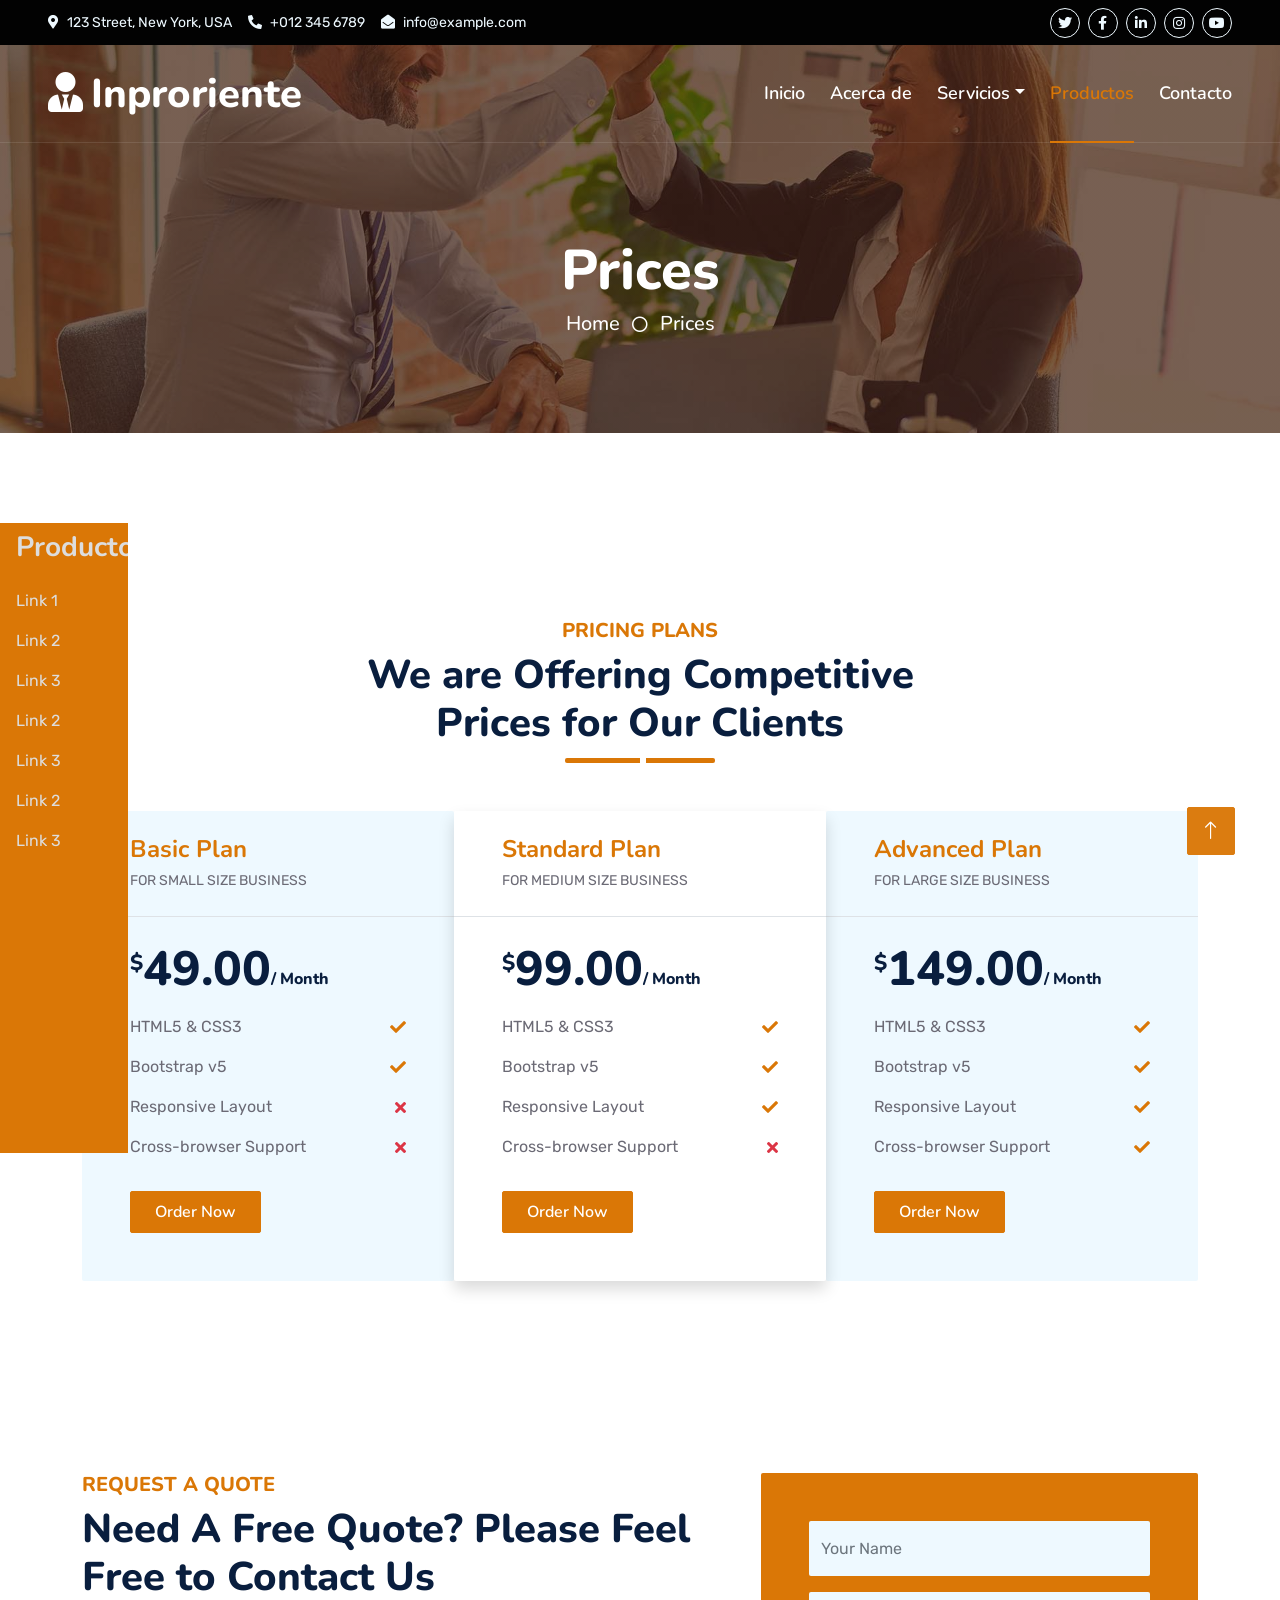
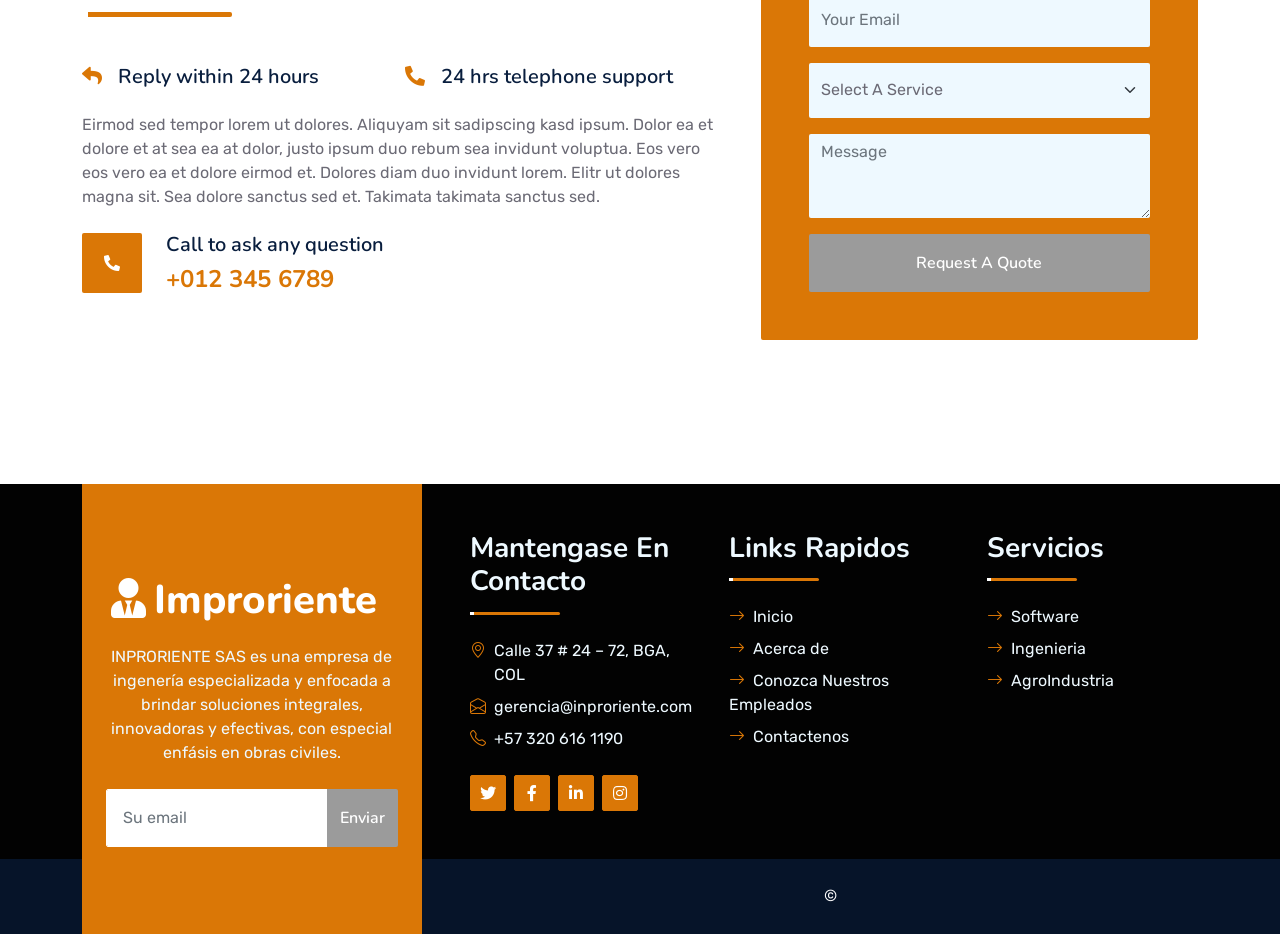
<file: price.html>
<!DOCTYPE html>
<html lang="en">

<head>
    <meta charset="utf-8">
    <title>Startup - Startup Website Template</title>
    <meta content="width=device-width, initial-scale=1.0" name="viewport">
    <meta content="Free HTML Templates" name="keywords">
    <meta content="Free HTML Templates" name="description">

    <!-- Favicon -->
    <link href="img/favicon.ico" rel="icon">

    <!-- Google Web Fonts -->
    <link rel="preconnect" href="https://fonts.googleapis.com">
    <link rel="preconnect" href="https://fonts.gstatic.com" crossorigin>
    <link href="https://fonts.googleapis.com/css2?family=Nunito:wght@400;600;700;800&family=Rubik:wght@400;500;600;700&display=swap" rel="stylesheet">

    <!-- Icon Font Stylesheet -->
    <link href="https://cdnjs.cloudflare.com/ajax/libs/font-awesome/5.10.0/css/all.min.css" rel="stylesheet">
    <link href="https://cdn.jsdelivr.net/npm/bootstrap-icons@1.4.1/font/bootstrap-icons.css" rel="stylesheet">

    <!-- Libraries Stylesheet -->
    <link href="lib/owlcarousel/assets/owl.carousel.min.css" rel="stylesheet">
    <link href="lib/animate/animate.min.css" rel="stylesheet">

    <!-- Customized Bootstrap Stylesheet -->
    <link href="css/bootstrap.min.css" rel="stylesheet">

    <!-- Template Stylesheet -->
    <link href="css/style.css" rel="stylesheet">
</head>

<body>
    <!-- Spinner Start -->
    <div id="spinner" class="show bg-white position-fixed translate-middle w-100 vh-100 top-50 start-50 d-flex align-items-center justify-content-center">
        <div class="spinner"></div>
    </div>
    <!-- Spinner End -->


    <!-- Topbar Start -->
    <div class="container-fluid bg-dark px-5 d-none d-lg-block">
        <div class="row gx-0">
            <div class="col-lg-8 text-center text-lg-start mb-2 mb-lg-0">
                <div class="d-inline-flex align-items-center" style="height: 45px;">
                    <small class="me-3 text-light"><i class="fa fa-map-marker-alt me-2"></i>123 Street, New York, USA</small>
                    <small class="me-3 text-light"><i class="fa fa-phone-alt me-2"></i>+012 345 6789</small>
                    <small class="text-light"><i class="fa fa-envelope-open me-2"></i>info@example.com</small>
                </div>
            </div>
            <div class="col-lg-4 text-center text-lg-end">
                <div class="d-inline-flex align-items-center" style="height: 45px;">
                    <a class="btn btn-sm btn-outline-light btn-sm-square rounded-circle me-2" href=""><i class="fab fa-twitter fw-normal"></i></a>
                    <a class="btn btn-sm btn-outline-light btn-sm-square rounded-circle me-2" href=""><i class="fab fa-facebook-f fw-normal"></i></a>
                    <a class="btn btn-sm btn-outline-light btn-sm-square rounded-circle me-2" href=""><i class="fab fa-linkedin-in fw-normal"></i></a>
                    <a class="btn btn-sm btn-outline-light btn-sm-square rounded-circle me-2" href=""><i class="fab fa-instagram fw-normal"></i></a>
                    <a class="btn btn-sm btn-outline-light btn-sm-square rounded-circle" href=""><i class="fab fa-youtube fw-normal"></i></a>
                </div>
            </div>
        </div>
    </div>
    <!-- Topbar End -->


    <!-- Navbar Start -->
    <div class="container-fluid position-relative p-0">
        <nav class="navbar navbar-expand-lg navbar-dark px-5 py-3 py-lg-0">
            <a href="index.html" class="navbar-brand p-0">
                <h1 class="m-0"><i class="fa fa-user-tie me-2"></i>Inproriente</h1>
            </a>
            <button class="navbar-toggler" type="button" data-bs-toggle="collapse" data-bs-target="#navbarCollapse">
                <span class="fa fa-bars"></span>
            </button>
            <div class="collapse navbar-collapse" id="navbarCollapse">
                <div class="navbar-nav ms-auto py-0">
                    <a href="index.html" class="nav-item nav-link">Inicio</a>
                    <a href="about.html" class="nav-item nav-link">Acerca de</a>
                    <div class="nav-item dropdown">
                        <a href="#" class="nav-link dropdown-toggle" data-bs-toggle="dropdown">Servicios</a>
                        <div class="dropdown-menu m-0">
                            <a href="Software.html" class="dropdown-item">Software</a>
                            <a href="Ingenieria.html" class="dropdown-item">Ingenieria</a>
                            <a href="AgroIndustria.html" class="dropdown-item">AgroIndustria</a>
                        </div>
                    </div>
                        <a href="quote.html" class="nav-link nav-item active" >Productos</a>
                    <a href="contact.html" class="nav-item nav-link">Contacto</a>
                </div>
            </nav>


        <div class="container-fluid bg-primary py-5 bg-header" style="margin-bottom: 90px;">
            <div class="row py-5">
                <div class="col-12 pt-lg-5 mt-lg-5 text-center">
                    <h1 class="display-4 text-white animated zoomIn">Prices</h1>
                    <a href="" class="h5 text-white">Home</a>
                    <i class="far fa-circle text-white px-2"></i>
                    <a href="" class="h5 text-white">Prices</a>
                </div>
            </div>
        </div>
    </div>
    <!-- Navbar End -->


    <!-- Full Screen Search Start -->
    <div class="modal fade" id="searchModal" tabindex="-1">
        <div class="modal-dialog modal-fullscreen">
            <div class="modal-content" style="background: rgba(9, 30, 62, .7);">
                <div class="modal-header border-0">
                    <button type="button" class="btn bg-white btn-close" data-bs-dismiss="modal" aria-label="Close"></button>
                </div>
                <div class="modal-body d-flex align-items-center justify-content-center">
                    <div class="input-group" style="max-width: 600px;">
                        <input type="text" class="form-control bg-transparent border-primary p-3" placeholder="Type search keyword">
                        <button class="btn btn-primary px-4"><i class="bi bi-search"></i></button>
                    </div>
                </div>
            </div>
        </div>
    </div>
    <!-- Full Screen Search End -->

    <div class="w3-sidebar w3-light-grey w3-bar-block" style="width:10%">
        <h3 class="w3-bar-item">Productos</h3>
        <a href="price.html" class="w3-bar-item w3-button">Link 1</a>
        <a href="testimonial.html" class="w3-bar-item w3-button">Link 2</a>
        <a href="team.html" class="w3-bar-item w3-button">Link 3</a>
        <a href="feature.html" class="w3-bar-item w3-button">Link 2</a>
        <a href="#" class="w3-bar-item w3-button">Link 3</a>
        <a href="#" class="w3-bar-item w3-button">Link 2</a>
        <a href="#" class="w3-bar-item w3-button">Link 3</a>
      </div>
    <!-- Pricing Plan Start -->
    <div class="container-fluid py-5 wow fadeInUp" data-wow-delay="0.1s">
        <div class="container py-5">
            <div class="section-title text-center position-relative pb-3 mb-5 mx-auto" style="max-width: 600px;">
                <h5 class="fw-bold text-primary text-uppercase">Pricing Plans</h5>
                <h1 class="mb-0">We are Offering Competitive Prices for Our Clients</h1>
            </div>
            <div class="row g-0">
                <div class="col-lg-4 wow slideInUp" data-wow-delay="0.6s">
                    <div class="bg-light rounded">
                        <div class="border-bottom py-4 px-5 mb-4">
                            <h4 class="text-primary mb-1">Basic Plan</h4>
                            <small class="text-uppercase">For Small Size Business</small>
                        </div>
                        <div class="p-5 pt-0">
                            <h1 class="display-5 mb-3">
                                <small class="align-top" style="font-size: 22px; line-height: 45px;">$</small>49.00<small
                                    class="align-bottom" style="font-size: 16px; line-height: 40px;">/ Month</small>
                            </h1>
                            <div class="d-flex justify-content-between mb-3"><span>HTML5 & CSS3</span><i class="fa fa-check text-primary pt-1"></i></div>
                            <div class="d-flex justify-content-between mb-3"><span>Bootstrap v5</span><i class="fa fa-check text-primary pt-1"></i></div>
                            <div class="d-flex justify-content-between mb-3"><span>Responsive Layout</span><i class="fa fa-times text-danger pt-1"></i></div>
                            <div class="d-flex justify-content-between mb-2"><span>Cross-browser Support</span><i class="fa fa-times text-danger pt-1"></i></div>
                            <a href="" class="btn btn-primary py-2 px-4 mt-4">Order Now</a>
                        </div>
                    </div>
                </div>
                <div class="col-lg-4 wow slideInUp" data-wow-delay="0.3s">
                    <div class="bg-white rounded shadow position-relative" style="z-index: 1;">
                        <div class="border-bottom py-4 px-5 mb-4">
                            <h4 class="text-primary mb-1">Standard Plan</h4>
                            <small class="text-uppercase">For Medium Size Business</small>
                        </div>
                        <div class="p-5 pt-0">
                            <h1 class="display-5 mb-3">
                                <small class="align-top" style="font-size: 22px; line-height: 45px;">$</small>99.00<small
                                    class="align-bottom" style="font-size: 16px; line-height: 40px;">/ Month</small>
                            </h1>
                            <div class="d-flex justify-content-between mb-3"><span>HTML5 & CSS3</span><i class="fa fa-check text-primary pt-1"></i></div>
                            <div class="d-flex justify-content-between mb-3"><span>Bootstrap v5</span><i class="fa fa-check text-primary pt-1"></i></div>
                            <div class="d-flex justify-content-between mb-3"><span>Responsive Layout</span><i class="fa fa-check text-primary pt-1"></i></div>
                            <div class="d-flex justify-content-between mb-2"><span>Cross-browser Support</span><i class="fa fa-times text-danger pt-1"></i></div>
                            <a href="" class="btn btn-primary py-2 px-4 mt-4">Order Now</a>
                        </div>
                    </div>
                </div>
                <div class="col-lg-4 wow slideInUp" data-wow-delay="0.9s">
                    <div class="bg-light rounded">
                        <div class="border-bottom py-4 px-5 mb-4">
                            <h4 class="text-primary mb-1">Advanced Plan</h4>
                            <small class="text-uppercase">For Large Size Business</small>
                        </div>
                        <div class="p-5 pt-0">
                            <h1 class="display-5 mb-3">
                                <small class="align-top" style="font-size: 22px; line-height: 45px;">$</small>149.00<small
                                    class="align-bottom" style="font-size: 16px; line-height: 40px;">/ Month</small>
                            </h1>
                            <div class="d-flex justify-content-between mb-3"><span>HTML5 & CSS3</span><i class="fa fa-check text-primary pt-1"></i></div>
                            <div class="d-flex justify-content-between mb-3"><span>Bootstrap v5</span><i class="fa fa-check text-primary pt-1"></i></div>
                            <div class="d-flex justify-content-between mb-3"><span>Responsive Layout</span><i class="fa fa-check text-primary pt-1"></i></div>
                            <div class="d-flex justify-content-between mb-2"><span>Cross-browser Support</span><i class="fa fa-check text-primary pt-1"></i></div>
                            <a href="" class="btn btn-primary py-2 px-4 mt-4">Order Now</a>
                        </div>
                    </div>
                </div>
            </div>
        </div>
    </div>
    <!-- Pricing Plan End -->


    <!-- Quote Start -->
    <div class="container-fluid py-5 wow fadeInUp" data-wow-delay="0.1s">
        <div class="container py-5">
            <div class="row g-5">
                <div class="col-lg-7">
                    <div class="section-title position-relative pb-3 mb-5">
                        <h5 class="fw-bold text-primary text-uppercase">Request A Quote</h5>
                        <h1 class="mb-0">Need A Free Quote? Please Feel Free to Contact Us</h1>
                    </div>
                    <div class="row gx-3">
                        <div class="col-sm-6 wow zoomIn" data-wow-delay="0.2s">
                            <h5 class="mb-4"><i class="fa fa-reply text-primary me-3"></i>Reply within 24 hours</h5>
                        </div>
                        <div class="col-sm-6 wow zoomIn" data-wow-delay="0.4s">
                            <h5 class="mb-4"><i class="fa fa-phone-alt text-primary me-3"></i>24 hrs telephone support</h5>
                        </div>
                    </div>
                    <p class="mb-4">Eirmod sed tempor lorem ut dolores. Aliquyam sit sadipscing kasd ipsum. Dolor ea et dolore et at sea ea at dolor, justo ipsum duo rebum sea invidunt voluptua. Eos vero eos vero ea et dolore eirmod et. Dolores diam duo invidunt lorem. Elitr ut dolores magna sit. Sea dolore sanctus sed et. Takimata takimata sanctus sed.</p>
                    <div class="d-flex align-items-center mt-2 wow zoomIn" data-wow-delay="0.6s">
                        <div class="bg-primary d-flex align-items-center justify-content-center rounded" style="width: 60px; height: 60px;">
                            <i class="fa fa-phone-alt text-white"></i>
                        </div>
                        <div class="ps-4">
                            <h5 class="mb-2">Call to ask any question</h5>
                            <h4 class="text-primary mb-0">+012 345 6789</h4>
                        </div>
                    </div>
                </div>
                <div class="col-lg-5">
                    <div class="bg-primary rounded h-100 d-flex align-items-center p-5 wow zoomIn" data-wow-delay="0.9s">
                        <form>
                            <div class="row g-3">
                                <div class="col-xl-12">
                                    <input type="text" class="form-control bg-light border-0" placeholder="Your Name" style="height: 55px;">
                                </div>
                                <div class="col-12">
                                    <input type="email" class="form-control bg-light border-0" placeholder="Your Email" style="height: 55px;">
                                </div>
                                <div class="col-12">
                                    <select class="form-select bg-light border-0" style="height: 55px;">
                                        <option selected>Select A Service</option>
                                        <option value="1">Service 1</option>
                                        <option value="2">Service 2</option>
                                        <option value="3">Service 3</option>
                                    </select>
                                </div>
                                <div class="col-12">
                                    <textarea class="form-control bg-light border-0" rows="3" placeholder="Message"></textarea>
                                </div>
                                <div class="col-12">
                                    <button class="btn btn-dark w-100 py-3" type="submit">Request A Quote</button>
                                </div>
                            </div>
                        </form>
                    </div>
                </div>
            </div>
        </div>
    </div>
    <!-- Quote End -->

    

    <!-- Footer Start -->
    <div class="container-fluid bg-dark text-light mt-5 wow fadeInUp" data-wow-delay="0.1s">
        <div class="container">
            <div class="row gx-5">
                <div class="col-lg-4 col-md-6 footer-about">
                    <div class="d-flex flex-column align-items-center justify-content-center text-center h-100 bg-primary p-4">
                        <a href="index.html" class="navbar-brand">
                            <h1 class="m-0 text-white"><i class="fa fa-user-tie me-2"></i>Improriente</h1>
                        </a>
                        <p class="mt-3 mb-4">INPRORIENTE SAS es una empresa de ingenería especializada y enfocada a brindar soluciones integrales, innovadoras y efectivas, con especial enfásis en obras civiles.</p>
                        <form action="">
                            <div class="input-group">
                                <input type="text" class="form-control border-white p-3" placeholder="Su email">
                                <button class="btn btn-dark">Enviar</button>
                            </div>
                        </form>
                    </div>
                </div>
                <div class="col-lg-8 col-md-6">
                    <div class="row gx-5">
                        <div class="col-lg-4 col-md-12 pt-5 mb-5">
                            <div class="section-title section-title-sm position-relative pb-3 mb-4">
                                <h3 class="text-light mb-0">Mantengase En Contacto</h3>
                            </div>
                            <div class="d-flex mb-2">
                                <i class="bi bi-geo-alt text-primary me-2"></i>
                                <p class="mb-0">Calle 37 # 24 – 72, BGA, COL</p>
                            </div>
                            <div class="d-flex mb-2">
                                <i class="bi bi-envelope-open text-primary me-2"></i>
                                <p class="mb-0">gerencia@inproriente.com</p>
                            </div>
                            <div class="d-flex mb-2">
                                <i class="bi bi-telephone text-primary me-2"></i>
                                <p class="mb-0">+57 320 616 1190</p>
                            </div>
                            <div class="d-flex mt-4">
                                <a class="btn btn-primary btn-square me-2" href="#"><i class="fab fa-twitter fw-normal"></i></a>
                                <a class="btn btn-primary btn-square me-2" href="#"><i class="fab fa-facebook-f fw-normal"></i></a>
                                <a class="btn btn-primary btn-square me-2" href="#"><i class="fab fa-linkedin-in fw-normal"></i></a>
                                <a class="btn btn-primary btn-square" href="#"><i class="fab fa-instagram fw-normal"></i></a>
                            </div>
                        </div>
                        <div class="col-lg-4 col-md-12 pt-0 pt-lg-5 mb-5">
                            <div class="section-title section-title-sm position-relative pb-3 mb-4">
                                <h3 class="text-light mb-0">Links Rapidos</h3>
                            </div>
                            <div class="link-animated d-flex flex-column justify-content-start">
                                <a class="text-light mb-2" href="index.html"><i class="bi bi-arrow-right text-primary me-2"></i>Inicio</a>
                                <a class="text-light mb-2" href="about.html"><i class="bi bi-arrow-right text-primary me-2"></i>Acerca de</a>
                                <a class="text-light mb-2" href="about.html"><i class="bi bi-arrow-right text-primary me-2"></i>Conozca Nuestros Empleados</a>
                                <a class="text-light" href="contact.html"><i class="bi bi-arrow-right text-primary me-2"></i>Contactenos</a>
                            </div>
                        </div>
                        <div class="col-lg-4 col-md-12 pt-0 pt-lg-5 mb-5">
                            <div class="section-title section-title-sm position-relative pb-3 mb-4">
                                <h3 class="text-light mb-0">Servicios</h3>
                            </div>
                            <div class="link-animated d-flex flex-column justify-content-start">
                                <a class="text-light mb-2" href="Software copy.html"><i class="bi bi-arrow-right text-primary me-2"></i>Software</a>
                                <a class="text-light mb-2" href="Ingenieria.html"><i class="bi bi-arrow-right text-primary me-2"></i>Ingenieria</a>
                                <a class="text-light mb-2" href="AgroIndustria.html"><i class="bi bi-arrow-right text-primary me-2"></i>AgroIndustria</a>
                     
                            </div>
                        </div>
                    </div>
                </div>
            </div>
        </div>
    </div>
    <div class="container-fluid text-white" style="background: #061429;">
        <div class="container text-center">
            <div class="row justify-content-end">
                <div class="col-lg-8 col-md-6">
                    <div class="d-flex align-items-center justify-content-center" style="height: 75px;">
                        <p class="mb-0">&copy; <a class="text-white border-bottom" href="#"></a>
						
						<a class="text-white border-bottom" href=""></a></p>
                    </div>
                </div>
            </div>
        </div>
    </div>
    <!-- Footer End -->


    <!-- Back to Top -->
    <a href="#" class="btn btn-lg btn-primary btn-lg-square rounded back-to-top"><i class="bi bi-arrow-up"></i></a>


    <!-- JavaScript Libraries -->
    <script src="https://code.jquery.com/jquery-3.4.1.min.js"></script>
    <script src="https://cdn.jsdelivr.net/npm/bootstrap@5.0.0/dist/js/bootstrap.bundle.min.js"></script>
    <script src="lib/wow/wow.min.js"></script>
    <script src="lib/easing/easing.min.js"></script>
    <script src="lib/waypoints/waypoints.min.js"></script>
    <script src="lib/counterup/counterup.min.js"></script>
    <script src="lib/owlcarousel/owl.carousel.min.js"></script>

    <!-- Template Javascript -->
    <script src="js/main.js"></script>
</body>

</html>
</file>
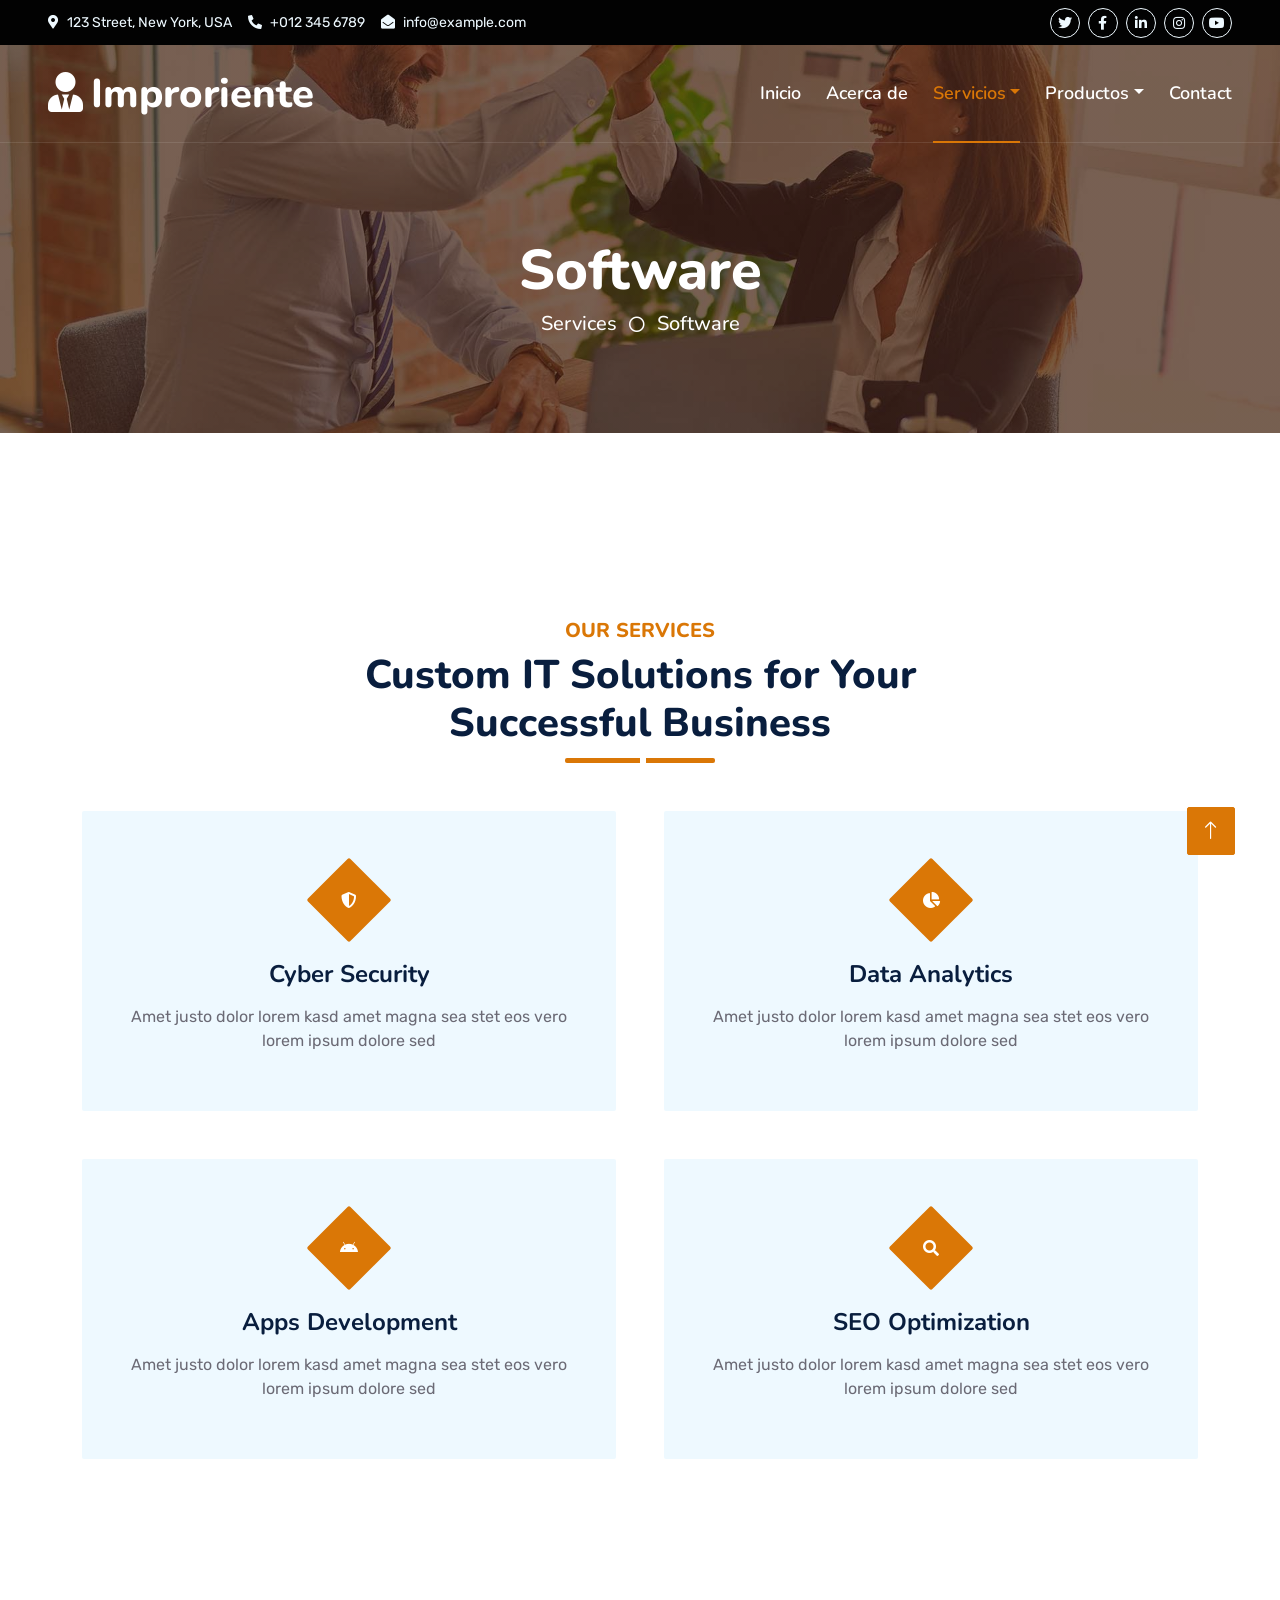
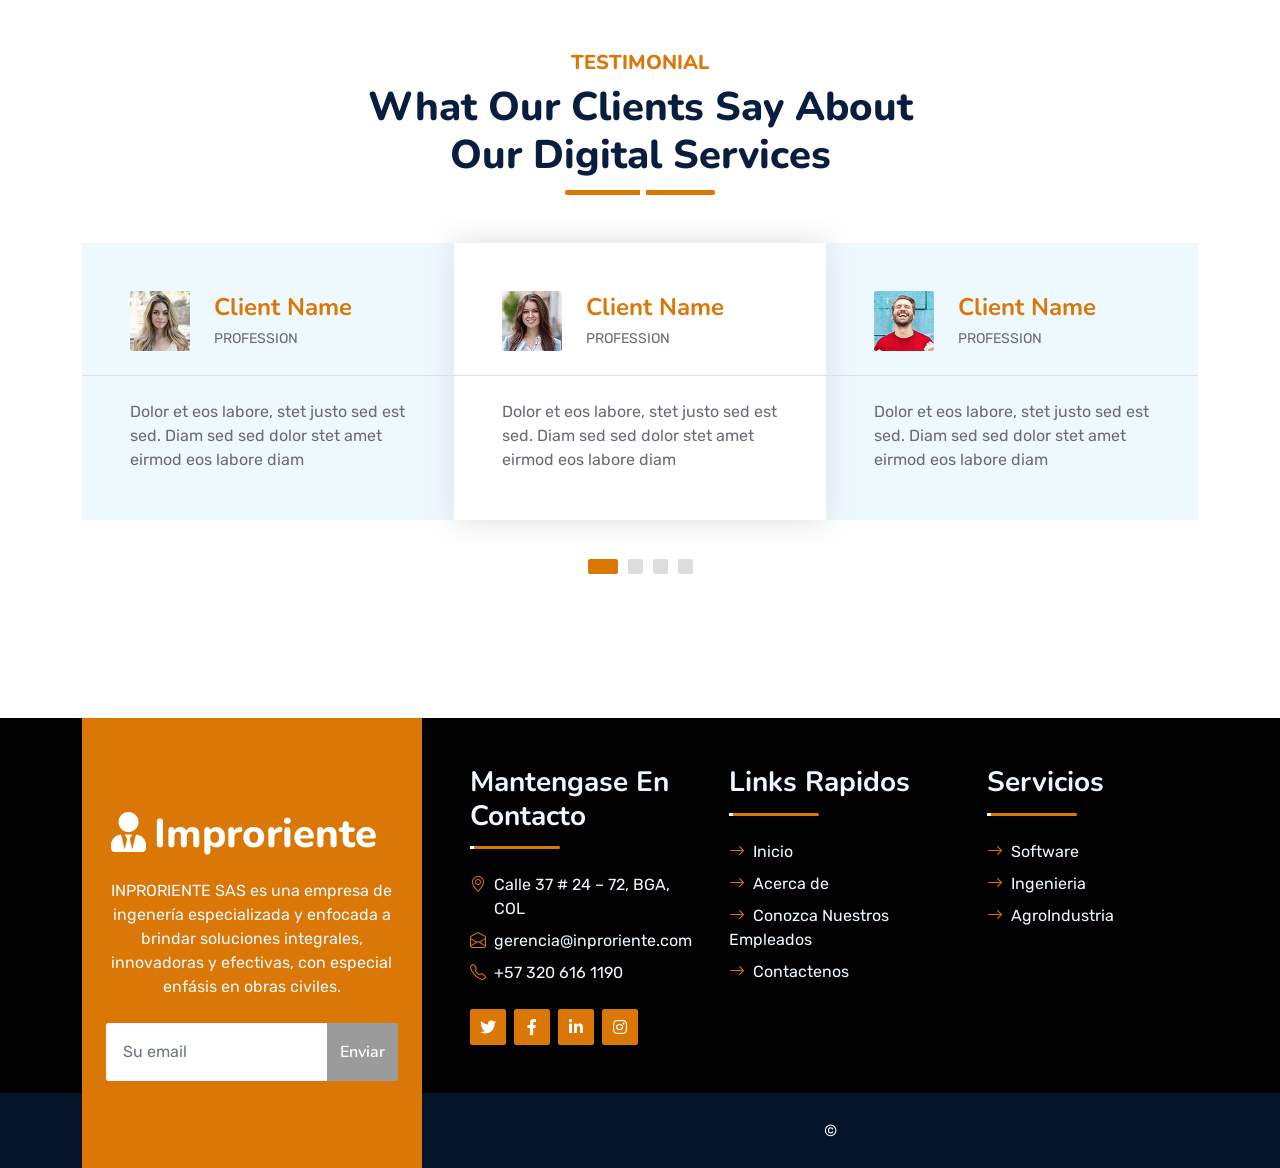
<file: Software copy.html>
<!DOCTYPE html>
<html lang="en">

<head>
    <meta charset="utf-8">
    <title>Startup - Startup Website Template</title>
    <meta content="width=device-width, initial-scale=1.0" name="viewport">
    <meta content="Free HTML Templates" name="keywords">
    <meta content="Free HTML Templates" name="description">

    <!-- Favicon -->
    <link href="img/favicon.ico" rel="icon">

    <!-- Google Web Fonts -->
    <link rel="preconnect" href="https://fonts.googleapis.com">
    <link rel="preconnect" href="https://fonts.gstatic.com" crossorigin>
    <link href="https://fonts.googleapis.com/css2?family=Nunito:wght@400;600;700;800&family=Rubik:wght@400;500;600;700&display=swap" rel="stylesheet">

    <!-- Icon Font Stylesheet -->
    <link href="https://cdnjs.cloudflare.com/ajax/libs/font-awesome/5.10.0/css/all.min.css" rel="stylesheet">
    <link href="https://cdn.jsdelivr.net/npm/bootstrap-icons@1.4.1/font/bootstrap-icons.css" rel="stylesheet">

    <!-- Libraries Stylesheet -->
    <link href="lib/owlcarousel/assets/owl.carousel.min.css" rel="stylesheet">
    <link href="lib/animate/animate.min.css" rel="stylesheet">

    <!-- Customized Bootstrap Stylesheet -->
    <link href="css/bootstrap.min.css" rel="stylesheet">

    <!-- Template Stylesheet -->
    <link href="css/style.css" rel="stylesheet">
</head>

<body>
    <!-- Spinner Start -->
    <div id="spinner" class="show bg-white position-fixed translate-middle w-100 vh-100 top-50 start-50 d-flex align-items-center justify-content-center">
        <div class="spinner"></div>
    </div>
    <!-- Spinner End -->


    <!-- Topbar Start -->
    <div class="container-fluid bg-dark px-5 d-none d-lg-block">
        <div class="row gx-0">
            <div class="col-lg-8 text-center text-lg-start mb-2 mb-lg-0">
                <div class="d-inline-flex align-items-center" style="height: 45px;">
                    <small class="me-3 text-light"><i class="fa fa-map-marker-alt me-2"></i>123 Street, New York, USA</small>
                    <small class="me-3 text-light"><i class="fa fa-phone-alt me-2"></i>+012 345 6789</small>
                    <small class="text-light"><i class="fa fa-envelope-open me-2"></i>info@example.com</small>
                </div>
            </div>
            <div class="col-lg-4 text-center text-lg-end">
                <div class="d-inline-flex align-items-center" style="height: 45px;">
                    <a class="btn btn-sm btn-outline-light btn-sm-square rounded-circle me-2" href=""><i class="fab fa-twitter fw-normal"></i></a>
                    <a class="btn btn-sm btn-outline-light btn-sm-square rounded-circle me-2" href=""><i class="fab fa-facebook-f fw-normal"></i></a>
                    <a class="btn btn-sm btn-outline-light btn-sm-square rounded-circle me-2" href=""><i class="fab fa-linkedin-in fw-normal"></i></a>
                    <a class="btn btn-sm btn-outline-light btn-sm-square rounded-circle me-2" href=""><i class="fab fa-instagram fw-normal"></i></a>
                    <a class="btn btn-sm btn-outline-light btn-sm-square rounded-circle" href=""><i class="fab fa-youtube fw-normal"></i></a>
                </div>
            </div>
        </div>
    </div>
    <!-- Topbar End -->


    <!-- Navbar Start -->
    <div class="container-fluid position-relative p-0">
        <nav class="navbar navbar-expand-lg navbar-dark px-5 py-3 py-lg-0">
            <a href="index.html" class="navbar-brand p-0">
                <h1 class="m-0"><i class="fa fa-user-tie me-2"></i>Improriente</h1>
            </a>
            <button class="navbar-toggler" type="button" data-bs-toggle="collapse" data-bs-target="#navbarCollapse">
                <span class="fa fa-bars"></span>
            </button>
            <div class="collapse navbar-collapse" id="navbarCollapse">
                <div class="navbar-nav ms-auto py-0">
                    <a href="index.html" class="nav-item nav-link ">Inicio</a>
                    <a href="about.html" class="nav-item nav-link">Acerca de</a>
                    <div class="nav-item dropdown">
                        <a href="#" class="nav-link dropdown-toggle active" data-bs-toggle="dropdown">Servicios</a>
                        <div class="dropdown-menu m-0">
                            <a href="Software.html" class="dropdown-item">Software</a>
                            <a href="Ingenieria.html" class="dropdown-item">Ingenieria</a>
                            <a href="AgroIndustria.html" class="dropdown-item">AgroIndustria</a>
                        </div>
                    </div>
                    <div class="nav-item dropdown">
                        <a href="#" class="nav-link dropdown-toggle" data-bs-toggle="dropdown">Productos</a>
                        <div class="dropdown-menu m-0">
                            <a href="price.html" class="dropdown-item">Planes</a>
                            <a href="feature.html" class="dropdown-item">Our features</a>
                            <a href="team.html" class="dropdown-item">Team Members</a>
                            <a href="testimonial.html" class="dropdown-item">Testimonial</a>
                            <a href="quote.html" class="dropdown-item">Free Quote</a>
                        </div>
                    </div>
                    <a href="contact.html" class="nav-item nav-link">Contact</a>
                </div>
                <!--<butaton type="button" class="btn text-primary ms-3" data-bs-toggle="modal" data-bs-target="#searchModal"><i class="fa fa-search"></i></butaton>
                <a href="https://htmlcodex.com/startup-company-website-template" class="btn btn-primary py-2 px-4 ms-3">Download Pro Version</a>-->
            </div>
        </nav>
        <div class="container-fluid bg-primary py-5 bg-header" style="margin-bottom: 90px;">
            <div class="row py-5">
                <div class="col-12 pt-lg-5 mt-lg-5 text-center">
                    <h1 class="display-4 text-white animated zoomIn">Software</h1>
                    <a href="" class="h5 text-white">Services</a>
                    <i class="far fa-circle text-white px-2"></i>
                    <a href="" class="h5 text-white">Software</a>
                </div>
            </div>
        </div>
    </div>
    <!-- Navbar End -->


    <!-- Full Screen Search Start -->
    <div class="modal fade" id="searchModal" tabindex="-1">
        <div class="modal-dialog modal-fullscreen">
            <div class="modal-content" style="background: rgba(9, 30, 62, .7);">
                <div class="modal-header border-0">
                    <button type="button" class="btn bg-white btn-close" data-bs-dismiss="modal" aria-label="Close"></button>
                </div>
                <div class="modal-body d-flex align-items-center justify-content-center">
                    <div class="input-group" style="max-width: 600px;">
                        <input type="text" class="form-control bg-transparent border-primary p-3" placeholder="Type search keyword">
                        <button class="btn btn-primary px-4"><i class="bi bi-search"></i></button>
                    </div>
                </div>
            </div>
        </div>
    </div>
    <!-- Full Screen Search End -->


    <!-- Service Start -->
    <div class="container-fluid py-5 wow fadeInUp" data-wow-delay="0.1s">
        <div class="container py-5">
            <div class="section-title text-center position-relative pb-3 mb-5 mx-auto" style="max-width: 600px;">
                <h5 class="fw-bold text-primary text-uppercase">Our Services</h5>
                <h1 class="mb-0">Custom IT Solutions for Your Successful Business</h1>
            </div>
            <div class="row g-5">
                <div class=" col-md-6 wow zoomIn" data-wow-delay="0.3s">
                    <div class="service-item bg-light rounded d-flex flex-column align-items-center justify-content-center text-center">
                        <div class="service-icon">
                            <i class="fa fa-shield-alt text-white"></i>
                        </div>
                        <h4 class="mb-3">Cyber Security</h4>
                        <p class="m-0">Amet justo dolor lorem kasd amet magna sea stet eos vero lorem ipsum dolore sed</p>
                        <a class="btn btn-lg btn-primary rounded" href="">
                            <i class="bi bi-arrow-right"></i>
                        </a>
                    </div>
                </div>
                <div class="col-md-6 wow zoomIn" data-wow-delay="0.6s">
                    <div class="service-item bg-light rounded d-flex flex-column align-items-center justify-content-center text-center">
                        <div class="service-icon">
                            <i class="fa fa-chart-pie text-white"></i>
                        </div>
                        <h4 class="mb-3">Data Analytics</h4>
                        <p class="m-0">Amet justo dolor lorem kasd amet magna sea stet eos vero lorem ipsum dolore sed</p>
                        <a class="btn btn-lg btn-primary rounded" href="">
                            <i class="bi bi-arrow-right"></i>
                        </a>
                    </div>
                </div>
             
                <div class= "col-md-6 wow zoomIn" data-wow-delay="0.9s">
                    <div class="service-item bg-light rounded d-flex flex-column align-items-center justify-content-center text-center">
                        <div class="service-icon">
                            <i class="fab fa-android text-white"></i>
                        </div>
                        <h4 class="mb-3">Apps Development</h4>
                        <p class="m-0">Amet justo dolor lorem kasd amet magna sea stet eos vero lorem ipsum dolore sed</p>
                        <a class="btn btn-lg btn-primary rounded" href="">
                            <i class="bi bi-arrow-right"></i>
                        </a>
                    </div>
                </div>
                <div class=" col-md-6 wow zoomIn" data-wow-delay="1.2s">
                    <div class="service-item bg-light rounded d-flex flex-column align-items-center justify-content-center text-center">
                        <div class="service-icon">
                            <i class="fa fa-search text-white"></i>
                        </div>
                        <h4 class="mb-3">SEO Optimization</h4>
                        <p class="m-0">Amet justo dolor lorem kasd amet magna sea stet eos vero lorem ipsum dolore sed</p>
                        <a class="btn btn-lg btn-primary rounded" href="">
                            <i class="bi bi-arrow-right"></i>
                        </a>
                    </div>
                </div>
               
            </div>
        </div>
    </div>
    <!-- Service End -->


    <!-- Testimonial Start -->
    <div class="container-fluid py-5 wow fadeInUp" data-wow-delay="0.1s">
        <div class="container py-5">
            <div class="section-title text-center position-relative pb-3 mb-4 mx-auto" style="max-width: 600px;">
                <h5 class="fw-bold text-primary text-uppercase">Testimonial</h5>
                <h1 class="mb-0">What Our Clients Say About Our Digital Services</h1>
            </div>
            <div class="owl-carousel testimonial-carousel wow fadeInUp" data-wow-delay="0.6s">
                <div class="testimonial-item bg-light my-4">
                    <div class="d-flex align-items-center border-bottom pt-5 pb-4 px-5">
                        <img class="img-fluid rounded" src="img/testimonial-1.jpg" style="width: 60px; height: 60px;" >
                        <div class="ps-4">
                            <h4 class="text-primary mb-1">Client Name</h4>
                            <small class="text-uppercase">Profession</small>
                        </div>
                    </div>
                    <div class="pt-4 pb-5 px-5">
                        Dolor et eos labore, stet justo sed est sed. Diam sed sed dolor stet amet eirmod eos labore diam
                    </div>
                </div>
                <div class="testimonial-item bg-light my-4">
                    <div class="d-flex align-items-center border-bottom pt-5 pb-4 px-5">
                        <img class="img-fluid rounded" src="img/testimonial-2.jpg" style="width: 60px; height: 60px;" >
                        <div class="ps-4">
                            <h4 class="text-primary mb-1">Client Name</h4>
                            <small class="text-uppercase">Profession</small>
                        </div>
                    </div>
                    <div class="pt-4 pb-5 px-5">
                        Dolor et eos labore, stet justo sed est sed. Diam sed sed dolor stet amet eirmod eos labore diam
                    </div>
                </div>
                <div class="testimonial-item bg-light my-4">
                    <div class="d-flex align-items-center border-bottom pt-5 pb-4 px-5">
                        <img class="img-fluid rounded" src="img/testimonial-3.jpg" style="width: 60px; height: 60px;" >
                        <div class="ps-4">
                            <h4 class="text-primary mb-1">Client Name</h4>
                            <small class="text-uppercase">Profession</small>
                        </div>
                    </div>
                    <div class="pt-4 pb-5 px-5">
                        Dolor et eos labore, stet justo sed est sed. Diam sed sed dolor stet amet eirmod eos labore diam
                    </div>
                </div>
                <div class="testimonial-item bg-light my-4">
                    <div class="d-flex align-items-center border-bottom pt-5 pb-4 px-5">
                        <img class="img-fluid rounded" src="img/testimonial-4.jpg" style="width: 60px; height: 60px;" >
                        <div class="ps-4">
                            <h4 class="text-primary mb-1">Client Name</h4>
                            <small class="text-uppercase">Profession</small>
                        </div>
                    </div>
                    <div class="pt-4 pb-5 px-5">
                        Dolor et eos labore, stet justo sed est sed. Diam sed sed dolor stet amet eirmod eos labore diam
                    </div>
                </div>
            </div>
        </div>
    </div>
    <!-- Testimonial End -->


    <!-- Vendor Start -->
   
    <!-- Vendor End -->
    

    <!-- Footer Start -->
    <div class="container-fluid bg-dark text-light mt-5 wow fadeInUp" data-wow-delay="0.1s">
        <div class="container">
            <div class="row gx-5">
                <div class="col-lg-4 col-md-6 footer-about">
                    <div class="d-flex flex-column align-items-center justify-content-center text-center h-100 bg-primary p-4">
                        <a href="index.html" class="navbar-brand">
                            <h1 class="m-0 text-white"><i class="fa fa-user-tie me-2"></i>Improriente</h1>
                        </a>
                        <p class="mt-3 mb-4">INPRORIENTE SAS es una empresa de ingenería especializada y enfocada a brindar soluciones integrales, innovadoras y efectivas, con especial enfásis en obras civiles.</p>
                        <form action="">
                            <div class="input-group">
                                <input type="text" class="form-control border-white p-3" placeholder="Su email">
                                <button class="btn btn-dark">Enviar</button>
                            </div>
                        </form>
                    </div>
                </div>
                <div class="col-lg-8 col-md-6">
                    <div class="row gx-5">
                        <div class="col-lg-4 col-md-12 pt-5 mb-5">
                            <div class="section-title section-title-sm position-relative pb-3 mb-4">
                                <h3 class="text-light mb-0">Mantengase En Contacto</h3>
                            </div>
                            <div class="d-flex mb-2">
                                <i class="bi bi-geo-alt text-primary me-2"></i>
                                <p class="mb-0">Calle 37 # 24 – 72, BGA, COL</p>
                            </div>
                            <div class="d-flex mb-2">
                                <i class="bi bi-envelope-open text-primary me-2"></i>
                                <p class="mb-0">gerencia@inproriente.com</p>
                            </div>
                            <div class="d-flex mb-2">
                                <i class="bi bi-telephone text-primary me-2"></i>
                                <p class="mb-0">+57 320 616 1190</p>
                            </div>
                            <div class="d-flex mt-4">
                                <a class="btn btn-primary btn-square me-2" href="#"><i class="fab fa-twitter fw-normal"></i></a>
                                <a class="btn btn-primary btn-square me-2" href="#"><i class="fab fa-facebook-f fw-normal"></i></a>
                                <a class="btn btn-primary btn-square me-2" href="#"><i class="fab fa-linkedin-in fw-normal"></i></a>
                                <a class="btn btn-primary btn-square" href="#"><i class="fab fa-instagram fw-normal"></i></a>
                            </div>
                        </div>
                        <div class="col-lg-4 col-md-12 pt-0 pt-lg-5 mb-5">
                            <div class="section-title section-title-sm position-relative pb-3 mb-4">
                                <h3 class="text-light mb-0">Links Rapidos</h3>
                            </div>
                            <div class="link-animated d-flex flex-column justify-content-start">
                                <a class="text-light mb-2" href="index.html"><i class="bi bi-arrow-right text-primary me-2"></i>Inicio</a>
                                <a class="text-light mb-2" href="about.html"><i class="bi bi-arrow-right text-primary me-2"></i>Acerca de</a>
                                <a class="text-light mb-2" href="about.html"><i class="bi bi-arrow-right text-primary me-2"></i>Conozca Nuestros Empleados</a>
                                <a class="text-light" href="contact.html"><i class="bi bi-arrow-right text-primary me-2"></i>Contactenos</a>
                            </div>
                        </div>
                        <div class="col-lg-4 col-md-12 pt-0 pt-lg-5 mb-5">
                            <div class="section-title section-title-sm position-relative pb-3 mb-4">
                                <h3 class="text-light mb-0">Servicios</h3>
                            </div>
                            <div class="link-animated d-flex flex-column justify-content-start">
                                <a class="text-light mb-2" href="Software copy.html"><i class="bi bi-arrow-right text-primary me-2"></i>Software</a>
                                <a class="text-light mb-2" href="Ingenieria.html"><i class="bi bi-arrow-right text-primary me-2"></i>Ingenieria</a>
                                <a class="text-light mb-2" href="AgroIndustria.html"><i class="bi bi-arrow-right text-primary me-2"></i>AgroIndustria</a>
                     
                            </div>
                        </div>
                    </div>
                </div>
            </div>
        </div>
    </div>
    <div class="container-fluid text-white" style="background: #061429;">
        <div class="container text-center">
            <div class="row justify-content-end">
                <div class="col-lg-8 col-md-6">
                    <div class="d-flex align-items-center justify-content-center" style="height: 75px;">
                        <p class="mb-0">&copy; <a class="text-white border-bottom" href="#"></a>
						
						<a class="text-white border-bottom" href=""></a></p>
                    </div>
                </div>
            </div>
        </div>
    </div>
    <!-- Footer End -->


    <!-- Back to Top -->
    <a href="#" class="btn btn-lg btn-primary btn-lg-square rounded back-to-top"><i class="bi bi-arrow-up"></i></a>


    <!-- JavaScript Libraries -->
    <script src="https://code.jquery.com/jquery-3.4.1.min.js"></script>
    <script src="https://cdn.jsdelivr.net/npm/bootstrap@5.0.0/dist/js/bootstrap.bundle.min.js"></script>
    <script src="lib/wow/wow.min.js"></script>
    <script src="lib/easing/easing.min.js"></script>
    <script src="lib/waypoints/waypoints.min.js"></script>
    <script src="lib/counterup/counterup.min.js"></script>
    <script src="lib/owlcarousel/owl.carousel.min.js"></script>

    <!-- Template Javascript -->
    <script src="js/main.js"></script>
</body>

</html>
</file>
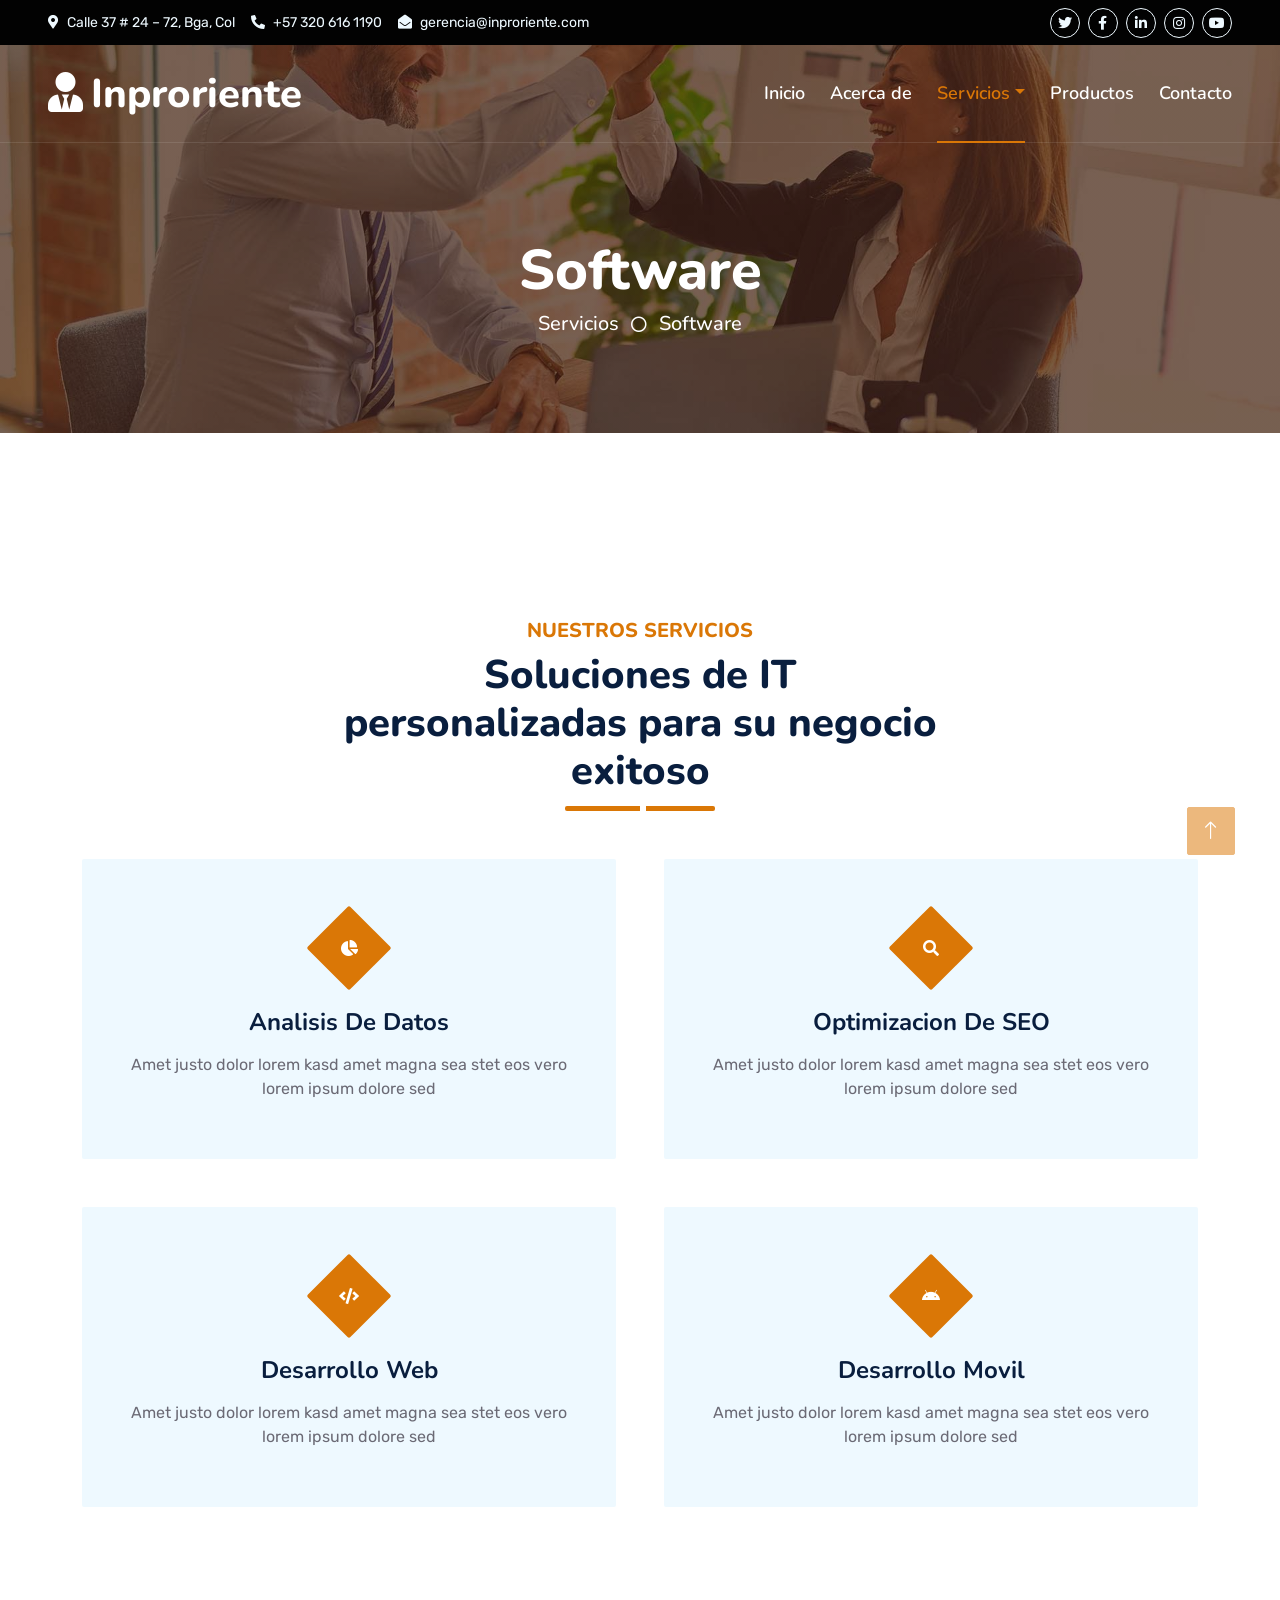
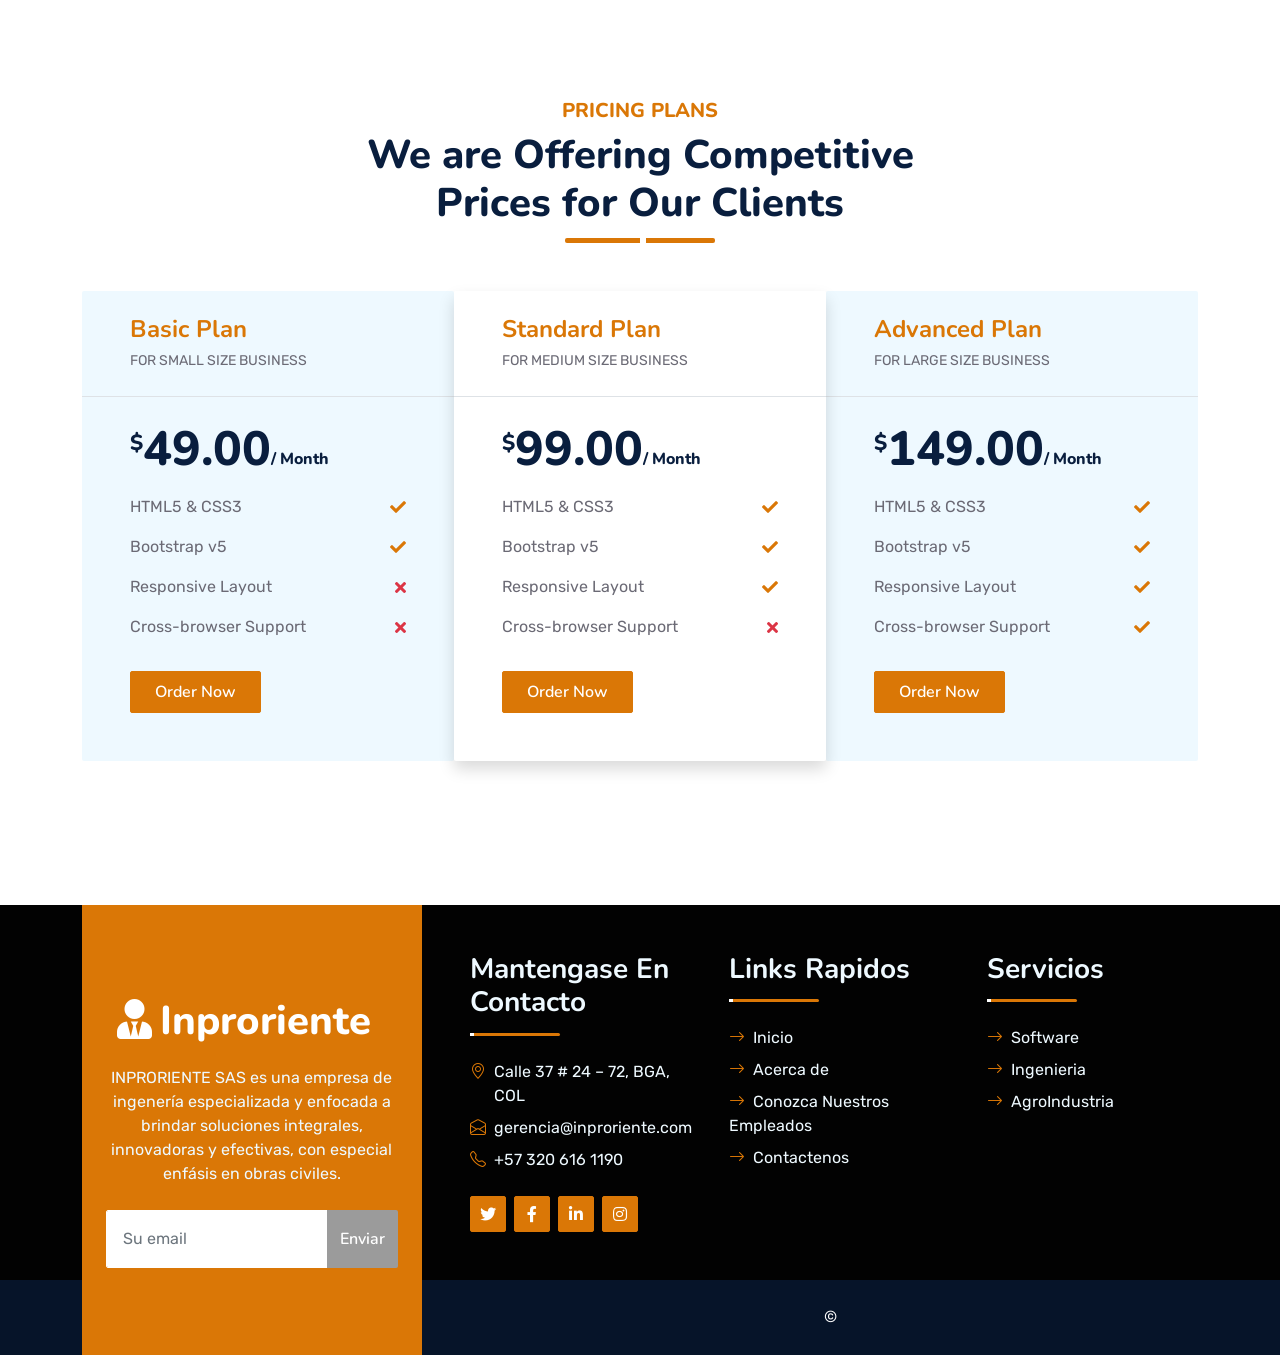
<file: Software.html>
<!DOCTYPE html>
<html lang="en">

<head>
    <meta charset="utf-8">
    <title>Startup - Startup Website Template</title>
    <meta content="width=device-width, initial-scale=1.0" name="viewport">
    <meta content="Free HTML Templates" name="keywords">
    <meta content="Free HTML Templates" name="description">

    <!-- Favicon -->
    <link href="img/favicon.ico" rel="icon">

    <!-- Google Web Fonts -->
    <link rel="preconnect" href="https://fonts.googleapis.com">
    <link rel="preconnect" href="https://fonts.gstatic.com" crossorigin>
    <link href="https://fonts.googleapis.com/css2?family=Nunito:wght@400;600;700;800&family=Rubik:wght@400;500;600;700&display=swap" rel="stylesheet">

    <!-- Icon Font Stylesheet -->
    <link href="https://cdnjs.cloudflare.com/ajax/libs/font-awesome/5.10.0/css/all.min.css" rel="stylesheet">
    <link href="https://cdn.jsdelivr.net/npm/bootstrap-icons@1.4.1/font/bootstrap-icons.css" rel="stylesheet">

    <!-- Libraries Stylesheet -->
    <link href="lib/owlcarousel/assets/owl.carousel.min.css" rel="stylesheet">
    <link href="lib/animate/animate.min.css" rel="stylesheet">

    <!-- Customized Bootstrap Stylesheet -->
    <link href="css/bootstrap.min.css" rel="stylesheet">

    <!-- Template Stylesheet -->
    <link href="css/style.css" rel="stylesheet">
</head>

<body>
    <!-- Spinner Start -->
    <div id="spinner" class="show bg-white position-fixed translate-middle w-100 vh-100 top-50 start-50 d-flex align-items-center justify-content-center">
        <div class="spinner"></div>
    </div>
    <!-- Spinner End -->


    <!-- Topbar Start -->
    <div class="container-fluid bg-dark px-5 d-none d-lg-block">
        <div class="row gx-0">
            <div class="col-lg-8 text-center text-lg-start mb-2 mb-lg-0">
                <div class="d-inline-flex align-items-center" style="height: 45px;">
                    <small class="me-3 text-light"><i class="fa fa-map-marker-alt me-2"></i>Calle 37 # 24 – 72, Bga, Col</small>
                    <small class="me-3 text-light"><i class="fa fa-phone-alt me-2"></i>+57 320 616 1190</small>
                    <small class="text-light"><i class="fa fa-envelope-open me-2"></i>gerencia@inproriente.com</small>
                </div>
            </div>
            <div class="col-lg-4 text-center text-lg-end">
                <div class="d-inline-flex align-items-center" style="height: 45px;">
                    <a class="btn btn-sm btn-outline-light btn-sm-square rounded-circle me-2" href=""><i class="fab fa-twitter fw-normal"></i></a>
                    <a class="btn btn-sm btn-outline-light btn-sm-square rounded-circle me-2" href=""><i class="fab fa-facebook-f fw-normal"></i></a>
                    <a class="btn btn-sm btn-outline-light btn-sm-square rounded-circle me-2" href=""><i class="fab fa-linkedin-in fw-normal"></i></a>
                    <a class="btn btn-sm btn-outline-light btn-sm-square rounded-circle me-2" href=""><i class="fab fa-instagram fw-normal"></i></a>
                    <a class="btn btn-sm btn-outline-light btn-sm-square rounded-circle" href=""><i class="fab fa-youtube fw-normal"></i></a>
                </div>
            </div>
        </div>
    </div>
    <!-- Topbar End -->


    <!-- Navbar Start -->
    <div class="container-fluid position-relative p-0">
        <nav class="navbar navbar-expand-lg navbar-dark px-5 py-3 py-lg-0">
            <a href="index.html" class="navbar-brand p-0">
                <h1 class="m-0"><i class="fa fa-user-tie me-2"></i>Inproriente</h1>
            </a>
            <button class="navbar-toggler" type="button" data-bs-toggle="collapse" data-bs-target="#navbarCollapse">
                <span class="fa fa-bars"></span>
            </button>
            <div class="collapse navbar-collapse" id="navbarCollapse">
                <div class="navbar-nav ms-auto py-0">
                    <a href="index.html" class="nav-item nav-link ">Inicio</a>
                    <a href="about.html" class="nav-item nav-link">Acerca de</a>
                    <div class="nav-item dropdown">
                        <a href="#" class="nav-link dropdown-toggle active" data-bs-toggle="dropdown ">Servicios</a>
                        <div class="dropdown-menu m-0">
                            <a href="Software.html" class="dropdown-item">Software</a>
                            <a href="Ingenieria.html" class="dropdown-item">Ingenieria</a>
                            <a href="AgroIndustria.html" class="dropdown-item">AgroIndustria</a>
                        </div>
                    </div>
                        <a href="quote.html" class="nav-link nav-item" >Productos</a>
                    <a href="contact.html" class="nav-item nav-link">Contacto</a>
                </div>
            </nav>

        <div class="container-fluid bg-primary py-5 bg-header" style="margin-bottom: 90px;">
            <div class="row py-5">
                <div class="col-12 pt-lg-5 mt-lg-5 text-center">
                    <h1 class="display-4 text-white animated zoomIn">Software</h1>
                    <a href="" class="h5 text-white">Servicios</a>
                    <i class="far fa-circle text-white px-2"></i>
                    <a href="" class="h5 text-white">Software</a>
                </div>
            </div>
        </div>
    </div>
    <!-- Navbar End -->


    <!-- Full Screen Search Start -->
    <div class="modal fade" id="searchModal" tabindex="-1">
        <div class="modal-dialog modal-fullscreen">
            <div class="modal-content" style="background: rgba(9, 30, 62, .7);">
                <div class="modal-header border-0">
                    <button type="button" class="btn bg-white btn-close" data-bs-dismiss="modal" aria-label="Close"></button>
                </div>
                <div class="modal-body d-flex align-items-center justify-content-center">
                    <div class="input-group" style="max-width: 600px;">
                        <input type="text" class="form-control bg-transparent border-primary p-3" placeholder="Type search keyword">
                        <button class="btn btn-primary px-4"><i class="bi bi-search"></i></button>
                    </div>
                </div>
            </div>
        </div>
    </div>
    <!-- Full Screen Search End -->


    <!-- Service Start -->
    <div class="container-fluid py-5 wow fadeInUp" data-wow-delay="0.1s">
        <div class="container py-5">
            <div class="section-title text-center position-relative pb-3 mb-5 mx-auto" style="max-width: 600px;">
                <h5 class="fw-bold text-primary text-uppercase">Nuestros servicios</h5>
                <h1 class="mb-0">
                    Soluciones de IT personalizadas para su negocio exitoso</h1>
            </div>
            <div class="row g-5">
            
                <div class=" col-md-6 wow zoomIn" data-wow-delay="0.6s">
                    <div class="service-item bg-light rounded d-flex flex-column align-items-center justify-content-center text-center">
                        <div class="service-icon">
                            <i class="fa fa-chart-pie text-white"></i>
                        </div>
                        <h4 class="mb-3">Analisis De Datos</h4>
                        <p class="m-0">Amet justo dolor lorem kasd amet magna sea stet eos vero lorem ipsum dolore sed</p>
                        <a class="btn btn-lg btn-primary rounded" href="">
                            <i class="bi bi-arrow-right"></i>
                        </a>
                    </div>
                </div>
                <div class=" col-md-6 wow zoomIn" data-wow-delay="0.6s">
                    <div class="service-item bg-light rounded d-flex flex-column align-items-center justify-content-center text-center">
                        <div class="service-icon">
                            <i class="fa fa-search text-white"></i>
                        </div>
                        <h4 class="mb-3">Optimizacion De SEO</h4>
                        <p class="m-0">Amet justo dolor lorem kasd amet magna sea stet eos vero lorem ipsum dolore sed</p>
                        <a class="btn btn-lg btn-primary rounded" href="">
                            <i class="bi bi-arrow-right"></i>
                        </a>
                    </div>
                </div>
                <div class="col-md-6 wow zoomIn" data-wow-delay="0.9s">
                    <div class="service-item bg-light rounded d-flex flex-column align-items-center justify-content-center text-center">
                        <div class="service-icon">
                            <i class="fa fa-code text-white"></i>
                        </div>
                        <h4 class="mb-3">Desarrollo Web</h4>
                        <p class="m-0">Amet justo dolor lorem kasd amet magna sea stet eos vero lorem ipsum dolore sed</p>
                        <a class="btn btn-lg btn-primary rounded" href="">
                            <i class="bi bi-arrow-right"></i>
                        </a>
                    </div>
                </div>
                <div class=" col-md-6 wow zoomIn" data-wow-delay="0.3s">
                    <div class="service-item bg-light rounded d-flex flex-column align-items-center justify-content-center text-center">
                        <div class="service-icon">
                            <i class="fab fa-android text-white"></i>
                        </div>
                        <h4 class="mb-3">Desarrollo Movil</h4>
                        <p class="m-0">Amet justo dolor lorem kasd amet magna sea stet eos vero lorem ipsum dolore sed</p>
                        <a class="btn btn-lg btn-primary rounded" href="">
                            <i class="bi bi-arrow-right"></i>
                        </a>
                    </div>
                </div>
               
               
            </div>
        </div>
    </div>
    <!-- Service End -->

    <div class="container-fluid py-5 wow fadeInUp" data-wow-delay="0.1s">
        <div class="container py-5">
            <div class="section-title text-center position-relative pb-3 mb-5 mx-auto" style="max-width: 600px;">
                <h5 class="fw-bold text-primary text-uppercase">Pricing Plans</h5>
                <h1 class="mb-0">We are Offering Competitive Prices for Our Clients</h1>
            </div>
            <div class="row g-0">
                <div class="col-lg-4 wow slideInUp" data-wow-delay="0.6s">
                    <div class="bg-light rounded">
                        <div class="border-bottom py-4 px-5 mb-4">
                            <h4 class="text-primary mb-1">Basic Plan</h4>
                            <small class="text-uppercase">For Small Size Business</small>
                        </div>
                        <div class="p-5 pt-0">
                            <h1 class="display-5 mb-3">
                                <small class="align-top" style="font-size: 22px; line-height: 45px;">$</small>49.00<small
                                    class="align-bottom" style="font-size: 16px; line-height: 40px;">/ Month</small>
                            </h1>
                            <div class="d-flex justify-content-between mb-3"><span>HTML5 & CSS3</span><i class="fa fa-check text-primary pt-1"></i></div>
                            <div class="d-flex justify-content-between mb-3"><span>Bootstrap v5</span><i class="fa fa-check text-primary pt-1"></i></div>
                            <div class="d-flex justify-content-between mb-3"><span>Responsive Layout</span><i class="fa fa-times text-danger pt-1"></i></div>
                            <div class="d-flex justify-content-between mb-2"><span>Cross-browser Support</span><i class="fa fa-times text-danger pt-1"></i></div>
                            <a href="" class="btn btn-primary py-2 px-4 mt-4">Order Now</a>
                        </div>
                    </div>
                </div>
                <div class="col-lg-4 wow slideInUp" data-wow-delay="0.3s">
                    <div class="bg-white rounded shadow position-relative" style="z-index: 1;">
                        <div class="border-bottom py-4 px-5 mb-4">
                            <h4 class="text-primary mb-1">Standard Plan</h4>
                            <small class="text-uppercase">For Medium Size Business</small>
                        </div>
                        <div class="p-5 pt-0">
                            <h1 class="display-5 mb-3">
                                <small class="align-top" style="font-size: 22px; line-height: 45px;">$</small>99.00<small
                                    class="align-bottom" style="font-size: 16px; line-height: 40px;">/ Month</small>
                            </h1>
                            <div class="d-flex justify-content-between mb-3"><span>HTML5 & CSS3</span><i class="fa fa-check text-primary pt-1"></i></div>
                            <div class="d-flex justify-content-between mb-3"><span>Bootstrap v5</span><i class="fa fa-check text-primary pt-1"></i></div>
                            <div class="d-flex justify-content-between mb-3"><span>Responsive Layout</span><i class="fa fa-check text-primary pt-1"></i></div>
                            <div class="d-flex justify-content-between mb-2"><span>Cross-browser Support</span><i class="fa fa-times text-danger pt-1"></i></div>
                            <a href="" class="btn btn-primary py-2 px-4 mt-4">Order Now</a>
                        </div>
                    </div>
                </div>
                <div class="col-lg-4 wow slideInUp" data-wow-delay="0.9s">
                    <div class="bg-light rounded">
                        <div class="border-bottom py-4 px-5 mb-4">
                            <h4 class="text-primary mb-1">Advanced Plan</h4>
                            <small class="text-uppercase">For Large Size Business</small>
                        </div>
                        <div class="p-5 pt-0">
                            <h1 class="display-5 mb-3">
                                <small class="align-top" style="font-size: 22px; line-height: 45px;">$</small>149.00<small
                                    class="align-bottom" style="font-size: 16px; line-height: 40px;">/ Month</small>
                            </h1>
                            <div class="d-flex justify-content-between mb-3"><span>HTML5 & CSS3</span><i class="fa fa-check text-primary pt-1"></i></div>
                            <div class="d-flex justify-content-between mb-3"><span>Bootstrap v5</span><i class="fa fa-check text-primary pt-1"></i></div>
                            <div class="d-flex justify-content-between mb-3"><span>Responsive Layout</span><i class="fa fa-check text-primary pt-1"></i></div>
                            <div class="d-flex justify-content-between mb-2"><span>Cross-browser Support</span><i class="fa fa-check text-primary pt-1"></i></div>
                            <a href="" class="btn btn-primary py-2 px-4 mt-4">Order Now</a>
                        </div>
                    </div>
                </div>
            </div>
        </div>
    </div>

    <!-- Footer Start -->
    <div class="container-fluid bg-dark text-light mt-5 wow fadeInUp" data-wow-delay="0.1s">
        <div class="container">
            <div class="row gx-5">
                <div class="col-lg-4 col-md-6 footer-about">
                    <div class="d-flex flex-column align-items-center justify-content-center text-center h-100 bg-primary p-4">
                        <a href="index.html" class="navbar-brand">
                            <h1 class="m-0 text-white"><i class="fa fa-user-tie me-2"></i>Inproriente</h1>
                        </a>
                        <p class="mt-3 mb-4">INPRORIENTE SAS es una empresa de ingenería especializada y enfocada a brindar soluciones integrales, innovadoras y efectivas, con especial enfásis en obras civiles.</p>
                        <form action="">
                            <div class="input-group">
                                <input type="text" class="form-control border-white p-3" placeholder="Su email">
                                <button class="btn btn-dark">Enviar</button>
                            </div>
                        </form>
                    </div>
                </div>
                <div class="col-lg-8 col-md-6">
                    <div class="row gx-5">
                        <div class="col-lg-4 col-md-12 pt-5 mb-5">
                            <div class="section-title section-title-sm position-relative pb-3 mb-4">
                                <h3 class="text-light mb-0">Mantengase En Contacto</h3>
                            </div>
                            <div class="d-flex mb-2">
                                <i class="bi bi-geo-alt text-primary me-2"></i>
                                <p class="mb-0">Calle 37 # 24 – 72, BGA, COL</p>
                            </div>
                            <div class="d-flex mb-2">
                                <i class="bi bi-envelope-open text-primary me-2"></i>
                                <p class="mb-0">gerencia@inproriente.com</p>
                            </div>
                            <div class="d-flex mb-2">
                                <i class="bi bi-telephone text-primary me-2"></i>
                                <p class="mb-0">+57 320 616 1190</p>
                            </div>
                            <div class="d-flex mt-4">
                                <a class="btn btn-primary btn-square me-2" href="#"><i class="fab fa-twitter fw-normal"></i></a>
                                <a class="btn btn-primary btn-square me-2" href="#"><i class="fab fa-facebook-f fw-normal"></i></a>
                                <a class="btn btn-primary btn-square me-2" href="#"><i class="fab fa-linkedin-in fw-normal"></i></a>
                                <a class="btn btn-primary btn-square" href="#"><i class="fab fa-instagram fw-normal"></i></a>
                            </div>
                        </div>
                        <div class="col-lg-4 col-md-12 pt-0 pt-lg-5 mb-5">
                            <div class="section-title section-title-sm position-relative pb-3 mb-4">
                                <h3 class="text-light mb-0">Links Rapidos</h3>
                            </div>
                            <div class="link-animated d-flex flex-column justify-content-start">
                                <a class="text-light mb-2" href="index.html"><i class="bi bi-arrow-right text-primary me-2"></i>Inicio</a>
                                <a class="text-light mb-2" href="about.html"><i class="bi bi-arrow-right text-primary me-2"></i>Acerca de</a>
                                <a class="text-light mb-2" href="about.html"><i class="bi bi-arrow-right text-primary me-2"></i>Conozca Nuestros Empleados</a>
                                <a class="text-light" href="contact.html"><i class="bi bi-arrow-right text-primary me-2"></i>Contactenos</a>
                            </div>
                        </div>
                        <div class="col-lg-4 col-md-12 pt-0 pt-lg-5 mb-5">
                            <div class="section-title section-title-sm position-relative pb-3 mb-4">
                                <h3 class="text-light mb-0">Servicios</h3>
                            </div>
                            <div class="link-animated d-flex flex-column justify-content-start">
                                <a class="text-light mb-2" href="Software copy.html"><i class="bi bi-arrow-right text-primary me-2"></i>Software</a>
                                <a class="text-light mb-2" href="Ingenieria.html"><i class="bi bi-arrow-right text-primary me-2"></i>Ingenieria</a>
                                <a class="text-light mb-2" href="AgroIndustria.html"><i class="bi bi-arrow-right text-primary me-2"></i>AgroIndustria</a>
                     
                            </div>
                        </div>
                    </div>
                </div>
            </div>
        </div>
    </div>
    <div class="container-fluid text-white" style="background: #061429;">
        <div class="container text-center">
            <div class="row justify-content-end">
                <div class="col-lg-8 col-md-6">
                    <div class="d-flex align-items-center justify-content-center" style="height: 75px;">
                        <p class="mb-0">&copy; <a class="text-white border-bottom" href="#"></a>
						
						<a class="text-white border-bottom" href=""></a></p>
                    </div>
                </div>
            </div>
        </div>
    </div>
    <!-- Footer End -->


    <!-- Back to Top -->
    <a href="#" class="btn btn-lg btn-primary btn-lg-square rounded back-to-top"><i class="bi bi-arrow-up"></i></a>


    <!-- JavaScript Libraries -->
    <script src="https://code.jquery.com/jquery-3.4.1.min.js"></script>
    <script src="https://cdn.jsdelivr.net/npm/bootstrap@5.0.0/dist/js/bootstrap.bundle.min.js"></script>
    <script src="lib/wow/wow.min.js"></script>
    <script src="lib/easing/easing.min.js"></script>
    <script src="lib/waypoints/waypoints.min.js"></script>
    <script src="lib/counterup/counterup.min.js"></script>
    <script src="lib/owlcarousel/owl.carousel.min.js"></script>

    <!-- Template Javascript -->
    <script src="js/main.js"></script>
</body>

</html>
</file>
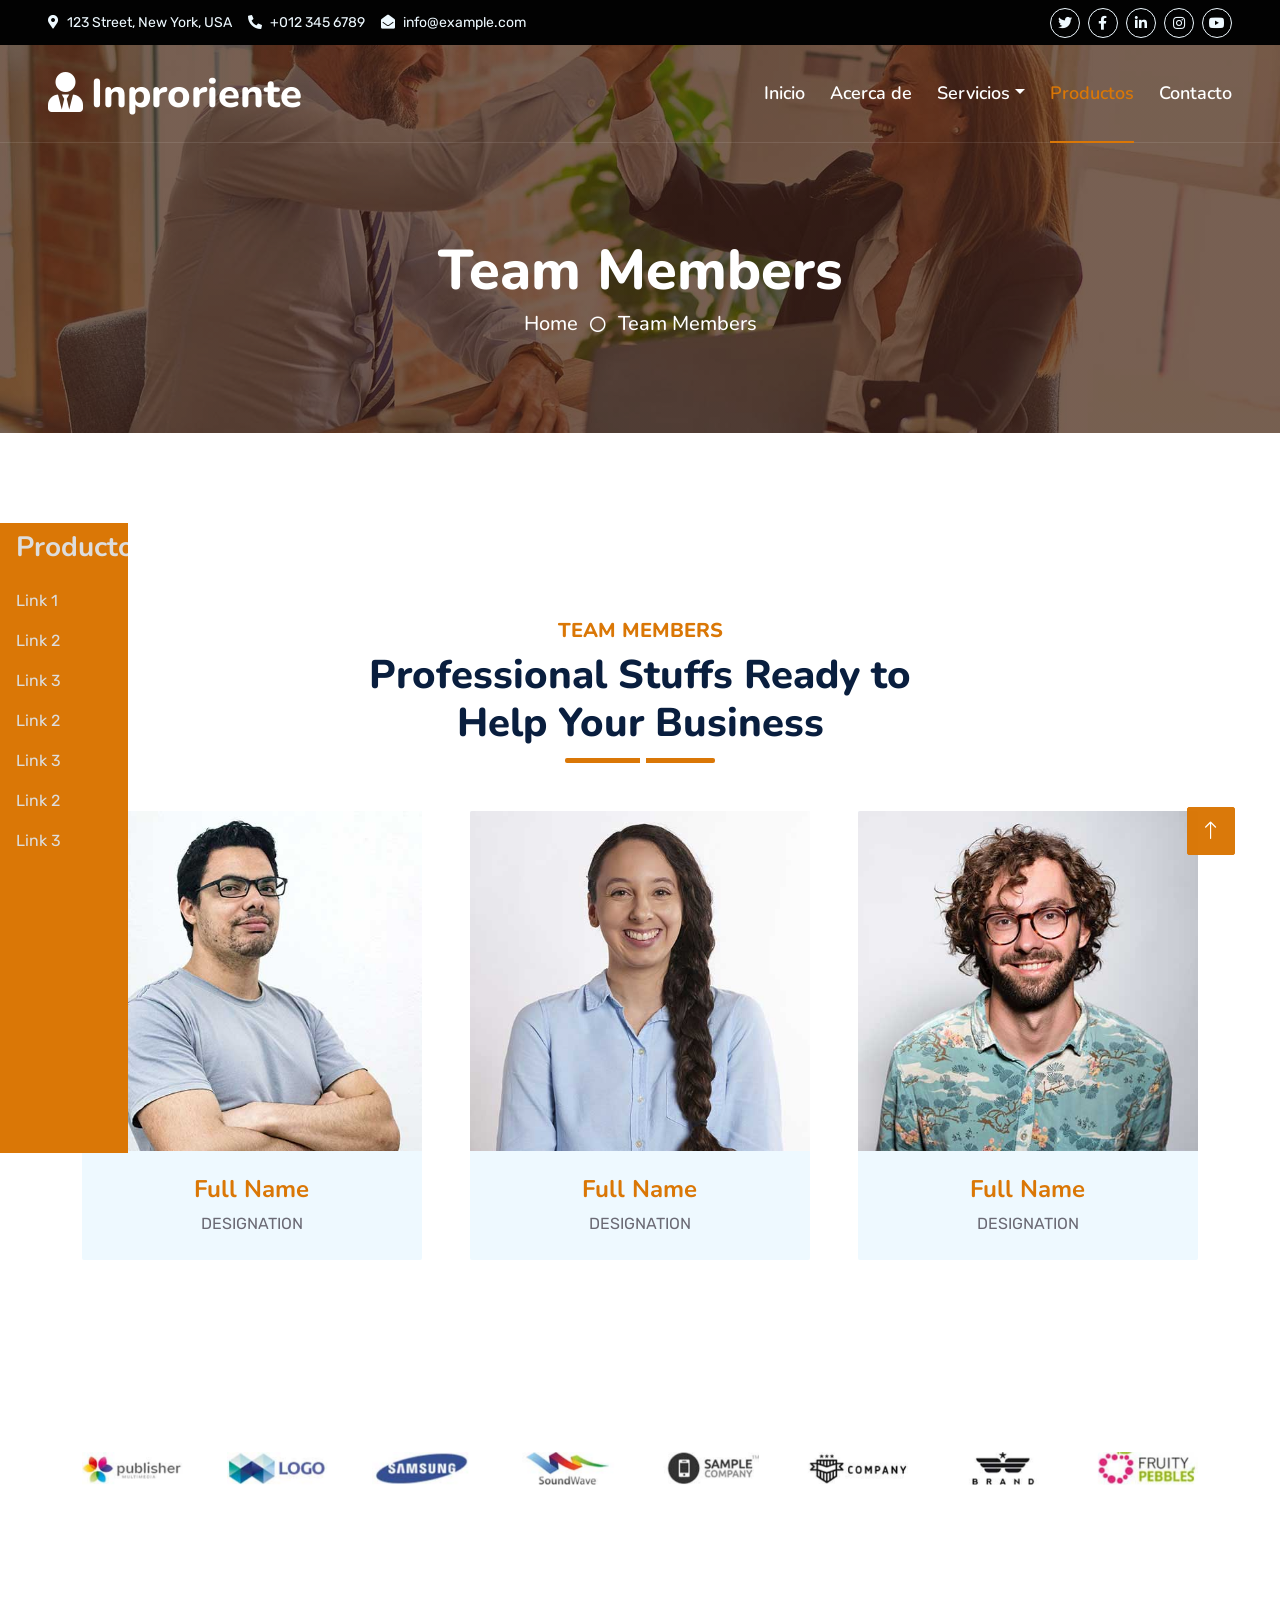
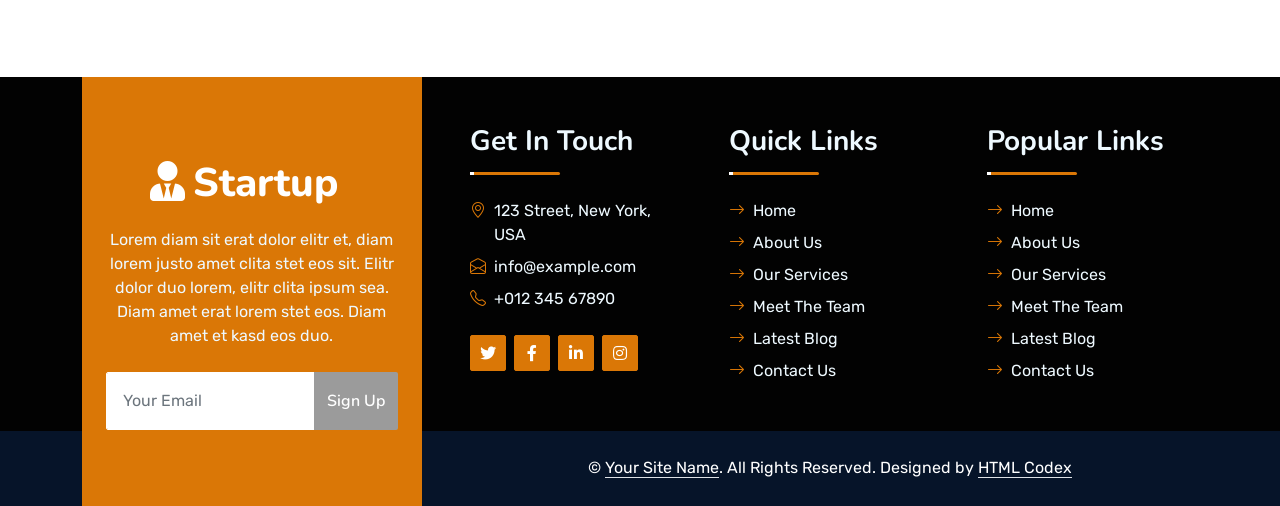
<file: team.html>
<!DOCTYPE html>
<html lang="en">

<head>
    <meta charset="utf-8">
    <title>Startup - Startup Website Template</title>
    <meta content="width=device-width, initial-scale=1.0" name="viewport">
    <meta content="Free HTML Templates" name="keywords">
    <meta content="Free HTML Templates" name="description">

    <!-- Favicon -->
    <link href="img/favicon.ico" rel="icon">

    <!-- Google Web Fonts -->
    <link rel="preconnect" href="https://fonts.googleapis.com">
    <link rel="preconnect" href="https://fonts.gstatic.com" crossorigin>
    <link href="https://fonts.googleapis.com/css2?family=Nunito:wght@400;600;700;800&family=Rubik:wght@400;500;600;700&display=swap" rel="stylesheet">

    <!-- Icon Font Stylesheet -->
    <link href="https://cdnjs.cloudflare.com/ajax/libs/font-awesome/5.10.0/css/all.min.css" rel="stylesheet">
    <link href="https://cdn.jsdelivr.net/npm/bootstrap-icons@1.4.1/font/bootstrap-icons.css" rel="stylesheet">

    <!-- Libraries Stylesheet -->
    <link href="lib/owlcarousel/assets/owl.carousel.min.css" rel="stylesheet">
    <link href="lib/animate/animate.min.css" rel="stylesheet">

    <!-- Customized Bootstrap Stylesheet -->
    <link href="css/bootstrap.min.css" rel="stylesheet">

    <!-- Template Stylesheet -->
    <link href="css/style.css" rel="stylesheet">
</head>

<body>
    <!-- Spinner Start -->
    <div id="spinner" class="show bg-white position-fixed translate-middle w-100 vh-100 top-50 start-50 d-flex align-items-center justify-content-center">
        <div class="spinner"></div>
    </div>
    <!-- Spinner End -->


    <!-- Topbar Start -->
    <div class="container-fluid bg-dark px-5 d-none d-lg-block">
        <div class="row gx-0">
            <div class="col-lg-8 text-center text-lg-start mb-2 mb-lg-0">
                <div class="d-inline-flex align-items-center" style="height: 45px;">
                    <small class="me-3 text-light"><i class="fa fa-map-marker-alt me-2"></i>123 Street, New York, USA</small>
                    <small class="me-3 text-light"><i class="fa fa-phone-alt me-2"></i>+012 345 6789</small>
                    <small class="text-light"><i class="fa fa-envelope-open me-2"></i>info@example.com</small>
                </div>
            </div>
            <div class="col-lg-4 text-center text-lg-end">
                <div class="d-inline-flex align-items-center" style="height: 45px;">
                    <a class="btn btn-sm btn-outline-light btn-sm-square rounded-circle me-2" href=""><i class="fab fa-twitter fw-normal"></i></a>
                    <a class="btn btn-sm btn-outline-light btn-sm-square rounded-circle me-2" href=""><i class="fab fa-facebook-f fw-normal"></i></a>
                    <a class="btn btn-sm btn-outline-light btn-sm-square rounded-circle me-2" href=""><i class="fab fa-linkedin-in fw-normal"></i></a>
                    <a class="btn btn-sm btn-outline-light btn-sm-square rounded-circle me-2" href=""><i class="fab fa-instagram fw-normal"></i></a>
                    <a class="btn btn-sm btn-outline-light btn-sm-square rounded-circle" href=""><i class="fab fa-youtube fw-normal"></i></a>
                </div>
            </div>
        </div>
    </div>
    <!-- Topbar End -->


    <!-- Navbar Start -->
    <div class="container-fluid position-relative p-0">
        <nav class="navbar navbar-expand-lg navbar-dark px-5 py-3 py-lg-0">
            <a href="index.html" class="navbar-brand p-0">
                <h1 class="m-0"><i class="fa fa-user-tie me-2"></i>Inproriente</h1>
            </a>
            <button class="navbar-toggler" type="button" data-bs-toggle="collapse" data-bs-target="#navbarCollapse">
                <span class="fa fa-bars"></span>
            </button>
            <div class="collapse navbar-collapse" id="navbarCollapse">
                <div class="navbar-nav ms-auto py-0">
                    <a href="index.html" class="nav-item nav-link">Inicio</a>
                    <a href="about.html" class="nav-item nav-link">Acerca de</a>
                    <div class="nav-item dropdown">
                        <a href="#" class="nav-link dropdown-toggle" data-bs-toggle="dropdown">Servicios</a>
                        <div class="dropdown-menu m-0">
                            <a href="Software.html" class="dropdown-item">Software</a>
                            <a href="Ingenieria.html" class="dropdown-item">Ingenieria</a>
                            <a href="AgroIndustria.html" class="dropdown-item">AgroIndustria</a>
                        </div>
                    </div>
                        <a href="quote.html" class="nav-link nav-item active" >Productos</a>
                    <a href="contact.html" class="nav-item nav-link">Contacto</a>
                </div>
            </nav>


        <div class="container-fluid bg-primary py-5 bg-header" style="margin-bottom: 90px;">
            <div class="row py-5">
                <div class="col-12 pt-lg-5 mt-lg-5 text-center">
                    <h1 class="display-4 text-white animated zoomIn">Team Members</h1>
                    <a href="" class="h5 text-white">Home</a>
                    <i class="far fa-circle text-white px-2"></i>
                    <a href="" class="h5 text-white">Team Members</a>
                </div>
            </div>
        </div>
    </div>
    <!-- Navbar End -->


    <!-- Full Screen Search Start -->
    <div class="modal fade" id="searchModal" tabindex="-1">
        <div class="modal-dialog modal-fullscreen">
            <div class="modal-content" style="background: rgba(9, 30, 62, .7);">
                <div class="modal-header border-0">
                    <button type="button" class="btn bg-white btn-close" data-bs-dismiss="modal" aria-label="Close"></button>
                </div>
                <div class="modal-body d-flex align-items-center justify-content-center">
                    <div class="input-group" style="max-width: 600px;">
                        <input type="text" class="form-control bg-transparent border-primary p-3" placeholder="Type search keyword">
                        <button class="btn btn-primary px-4"><i class="bi bi-search"></i></button>
                    </div>
                </div>
            </div>
        </div>
    </div>
    <!-- Full Screen Search End -->

    <div class="w3-sidebar w3-light-grey w3-bar-block" style="width:10%">
        <h3 class="w3-bar-item">Productos</h3>
        <a href="price.html" class="w3-bar-item w3-button">Link 1</a>
        <a href="testimonial.html" class="w3-bar-item w3-button">Link 2</a>
        <a href="team.html" class="w3-bar-item w3-button">Link 3</a>
        <a href="feature.html" class="w3-bar-item w3-button">Link 2</a>
        <a href="#" class="w3-bar-item w3-button">Link 3</a>
        <a href="#" class="w3-bar-item w3-button">Link 2</a>
        <a href="#" class="w3-bar-item w3-button">Link 3</a>
      </div>
    <!-- Team Start -->
    <div class="container-fluid py-5 wow fadeInUp" data-wow-delay="0.1s">
        <div class="container py-5">
            <div class="section-title text-center position-relative pb-3 mb-5 mx-auto" style="max-width: 600px;">
                <h5 class="fw-bold text-primary text-uppercase">Team Members</h5>
                <h1 class="mb-0">Professional Stuffs Ready to Help Your Business</h1>
            </div>
            <div class="row g-5">
                <div class="col-lg-4 wow slideInUp" data-wow-delay="0.3s">
                    <div class="team-item bg-light rounded overflow-hidden">
                        <div class="team-img position-relative overflow-hidden">
                            <img class="img-fluid w-100" src="img/team-1.jpg" alt="">
                            <div class="team-social">
                                <a class="btn btn-lg btn-primary btn-lg-square rounded" href=""><i class="fab fa-twitter fw-normal"></i></a>
                                <a class="btn btn-lg btn-primary btn-lg-square rounded" href=""><i class="fab fa-facebook-f fw-normal"></i></a>
                                <a class="btn btn-lg btn-primary btn-lg-square rounded" href=""><i class="fab fa-instagram fw-normal"></i></a>
                                <a class="btn btn-lg btn-primary btn-lg-square rounded" href=""><i class="fab fa-linkedin-in fw-normal"></i></a>
                            </div>
                        </div>
                        <div class="text-center py-4">
                            <h4 class="text-primary">Full Name</h4>
                            <p class="text-uppercase m-0">Designation</p>
                        </div>
                    </div>
                </div>
                <div class="col-lg-4 wow slideInUp" data-wow-delay="0.6s">
                    <div class="team-item bg-light rounded overflow-hidden">
                        <div class="team-img position-relative overflow-hidden">
                            <img class="img-fluid w-100" src="img/team-2.jpg" alt="">
                            <div class="team-social">
                                <a class="btn btn-lg btn-primary btn-lg-square rounded" href=""><i class="fab fa-twitter fw-normal"></i></a>
                                <a class="btn btn-lg btn-primary btn-lg-square rounded" href=""><i class="fab fa-facebook-f fw-normal"></i></a>
                                <a class="btn btn-lg btn-primary btn-lg-square rounded" href=""><i class="fab fa-instagram fw-normal"></i></a>
                                <a class="btn btn-lg btn-primary btn-lg-square rounded" href=""><i class="fab fa-linkedin-in fw-normal"></i></a>
                            </div>
                        </div>
                        <div class="text-center py-4">
                            <h4 class="text-primary">Full Name</h4>
                            <p class="text-uppercase m-0">Designation</p>
                        </div>
                    </div>
                </div>
                <div class="col-lg-4 wow slideInUp" data-wow-delay="0.9s">
                    <div class="team-item bg-light rounded overflow-hidden">
                        <div class="team-img position-relative overflow-hidden">
                            <img class="img-fluid w-100" src="img/team-3.jpg" alt="">
                            <div class="team-social">
                                <a class="btn btn-lg btn-primary btn-lg-square rounded" href=""><i class="fab fa-twitter fw-normal"></i></a>
                                <a class="btn btn-lg btn-primary btn-lg-square rounded" href=""><i class="fab fa-facebook-f fw-normal"></i></a>
                                <a class="btn btn-lg btn-primary btn-lg-square rounded" href=""><i class="fab fa-instagram fw-normal"></i></a>
                                <a class="btn btn-lg btn-primary btn-lg-square rounded" href=""><i class="fab fa-linkedin-in fw-normal"></i></a>
                            </div>
                        </div>
                        <div class="text-center py-4">
                            <h4 class="text-primary">Full Name</h4>
                            <p class="text-uppercase m-0">Designation</p>
                        </div>
                    </div>
                </div>
            </div>
        </div>
    </div>
    <!-- Team End -->


    <!-- Vendor Start -->
    <div class="container-fluid py-5 wow fadeInUp" data-wow-delay="0.1s">
        <div class="container py-5 mb-5">
            <div class="bg-white">
                <div class="owl-carousel vendor-carousel">
                    <img src="img/vendor-1.jpg" alt="">
                    <img src="img/vendor-2.jpg" alt="">
                    <img src="img/vendor-3.jpg" alt="">
                    <img src="img/vendor-4.jpg" alt="">
                    <img src="img/vendor-5.jpg" alt="">
                    <img src="img/vendor-6.jpg" alt="">
                    <img src="img/vendor-7.jpg" alt="">
                    <img src="img/vendor-8.jpg" alt="">
                    <img src="img/vendor-9.jpg" alt="">
                </div>
            </div>
        </div>
    </div>
    <!-- Vendor End -->
    

    <!-- Footer Start -->
    <div class="container-fluid bg-dark text-light mt-5 wow fadeInUp" data-wow-delay="0.1s">
        <div class="container">
            <div class="row gx-5">
                <div class="col-lg-4 col-md-6 footer-about">
                    <div class="d-flex flex-column align-items-center justify-content-center text-center h-100 bg-primary p-4">
                        <a href="index.html" class="navbar-brand">
                            <h1 class="m-0 text-white"><i class="fa fa-user-tie me-2"></i>Startup</h1>
                        </a>
                        <p class="mt-3 mb-4">Lorem diam sit erat dolor elitr et, diam lorem justo amet clita stet eos sit. Elitr dolor duo lorem, elitr clita ipsum sea. Diam amet erat lorem stet eos. Diam amet et kasd eos duo.</p>
                        <form action="">
                            <div class="input-group">
                                <input type="text" class="form-control border-white p-3" placeholder="Your Email">
                                <button class="btn btn-dark">Sign Up</button>
                            </div>
                        </form>
                    </div>
                </div>
                <div class="col-lg-8 col-md-6">
                    <div class="row gx-5">
                        <div class="col-lg-4 col-md-12 pt-5 mb-5">
                            <div class="section-title section-title-sm position-relative pb-3 mb-4">
                                <h3 class="text-light mb-0">Get In Touch</h3>
                            </div>
                            <div class="d-flex mb-2">
                                <i class="bi bi-geo-alt text-primary me-2"></i>
                                <p class="mb-0">123 Street, New York, USA</p>
                            </div>
                            <div class="d-flex mb-2">
                                <i class="bi bi-envelope-open text-primary me-2"></i>
                                <p class="mb-0">info@example.com</p>
                            </div>
                            <div class="d-flex mb-2">
                                <i class="bi bi-telephone text-primary me-2"></i>
                                <p class="mb-0">+012 345 67890</p>
                            </div>
                            <div class="d-flex mt-4">
                                <a class="btn btn-primary btn-square me-2" href="#"><i class="fab fa-twitter fw-normal"></i></a>
                                <a class="btn btn-primary btn-square me-2" href="#"><i class="fab fa-facebook-f fw-normal"></i></a>
                                <a class="btn btn-primary btn-square me-2" href="#"><i class="fab fa-linkedin-in fw-normal"></i></a>
                                <a class="btn btn-primary btn-square" href="#"><i class="fab fa-instagram fw-normal"></i></a>
                            </div>
                        </div>
                        <div class="col-lg-4 col-md-12 pt-0 pt-lg-5 mb-5">
                            <div class="section-title section-title-sm position-relative pb-3 mb-4">
                                <h3 class="text-light mb-0">Quick Links</h3>
                            </div>
                            <div class="link-animated d-flex flex-column justify-content-start">
                                <a class="text-light mb-2" href="#"><i class="bi bi-arrow-right text-primary me-2"></i>Home</a>
                                <a class="text-light mb-2" href="#"><i class="bi bi-arrow-right text-primary me-2"></i>About Us</a>
                                <a class="text-light mb-2" href="#"><i class="bi bi-arrow-right text-primary me-2"></i>Our Services</a>
                                <a class="text-light mb-2" href="#"><i class="bi bi-arrow-right text-primary me-2"></i>Meet The Team</a>
                                <a class="text-light mb-2" href="#"><i class="bi bi-arrow-right text-primary me-2"></i>Latest Blog</a>
                                <a class="text-light" href="#"><i class="bi bi-arrow-right text-primary me-2"></i>Contact Us</a>
                            </div>
                        </div>
                        <div class="col-lg-4 col-md-12 pt-0 pt-lg-5 mb-5">
                            <div class="section-title section-title-sm position-relative pb-3 mb-4">
                                <h3 class="text-light mb-0">Popular Links</h3>
                            </div>
                            <div class="link-animated d-flex flex-column justify-content-start">
                                <a class="text-light mb-2" href="#"><i class="bi bi-arrow-right text-primary me-2"></i>Home</a>
                                <a class="text-light mb-2" href="#"><i class="bi bi-arrow-right text-primary me-2"></i>About Us</a>
                                <a class="text-light mb-2" href="#"><i class="bi bi-arrow-right text-primary me-2"></i>Our Services</a>
                                <a class="text-light mb-2" href="#"><i class="bi bi-arrow-right text-primary me-2"></i>Meet The Team</a>
                                <a class="text-light mb-2" href="#"><i class="bi bi-arrow-right text-primary me-2"></i>Latest Blog</a>
                                <a class="text-light" href="#"><i class="bi bi-arrow-right text-primary me-2"></i>Contact Us</a>
                            </div>
                        </div>
                    </div>
                </div>
            </div>
        </div>
    </div>
    <div class="container-fluid text-white" style="background: #061429;">
        <div class="container text-center">
            <div class="row justify-content-end">
                <div class="col-lg-8 col-md-6">
                    <div class="d-flex align-items-center justify-content-center" style="height: 75px;">
                        <p class="mb-0">&copy; <a class="text-white border-bottom" href="#">Your Site Name</a>. All Rights Reserved. 
						
						<!--/*** This template is free as long as you keep the footer author’s credit link/attribution link/backlink. If you'd like to use the template without the footer author’s credit link/attribution link/backlink, you can purchase the Credit Removal License from "https://htmlcodex.com/credit-removal". Thank you for your support. ***/-->
						Designed by <a class="text-white border-bottom" href="https://htmlcodex.com">HTML Codex</a></p>
                    </div>
                </div>
            </div>
        </div>
    </div>
    <!-- Footer End -->


    <!-- Back to Top -->
    <a href="#" class="btn btn-lg btn-primary btn-lg-square rounded back-to-top"><i class="bi bi-arrow-up"></i></a>


    <!-- JavaScript Libraries -->
    <script src="https://code.jquery.com/jquery-3.4.1.min.js"></script>
    <script src="https://cdn.jsdelivr.net/npm/bootstrap@5.0.0/dist/js/bootstrap.bundle.min.js"></script>
    <script src="lib/wow/wow.min.js"></script>
    <script src="lib/easing/easing.min.js"></script>
    <script src="lib/waypoints/waypoints.min.js"></script>
    <script src="lib/counterup/counterup.min.js"></script>
    <script src="lib/owlcarousel/owl.carousel.min.js"></script>

    <!-- Template Javascript -->
    <script src="js/main.js"></script>
</body>

</html>
</file>
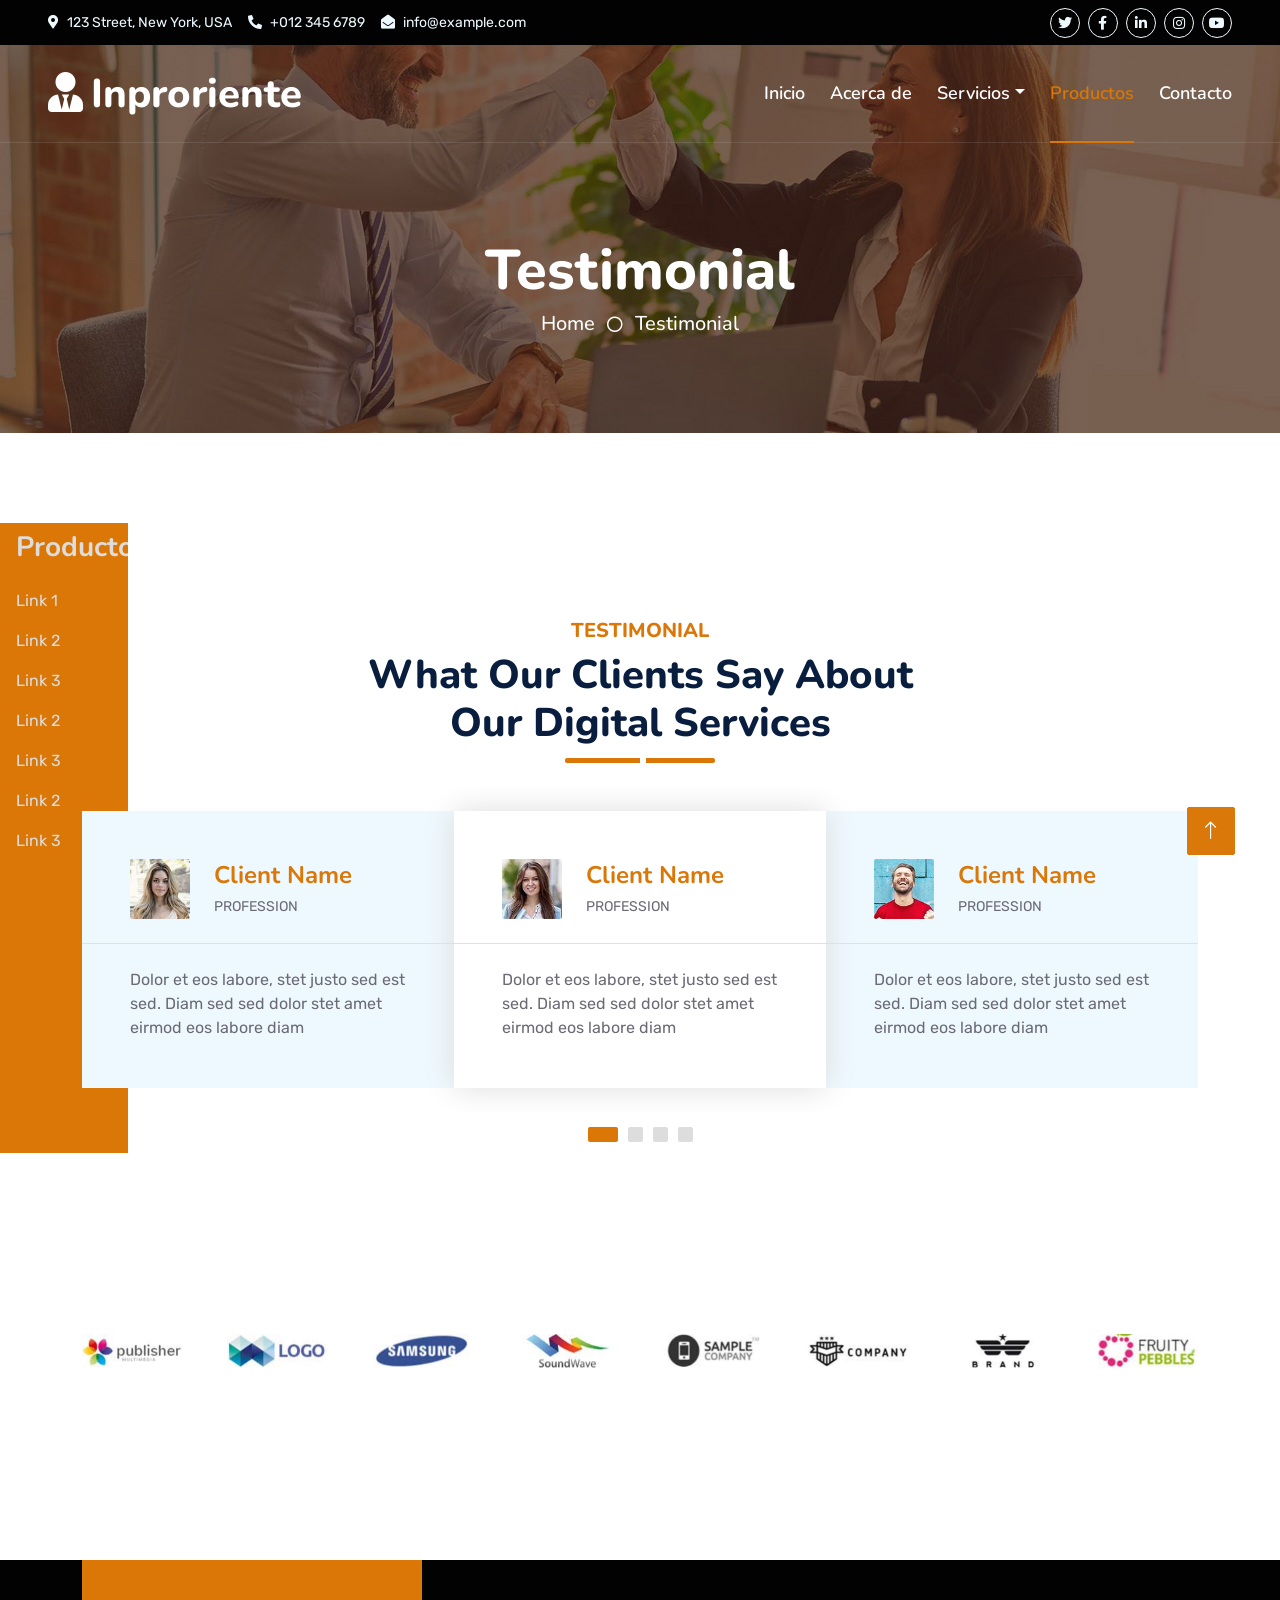
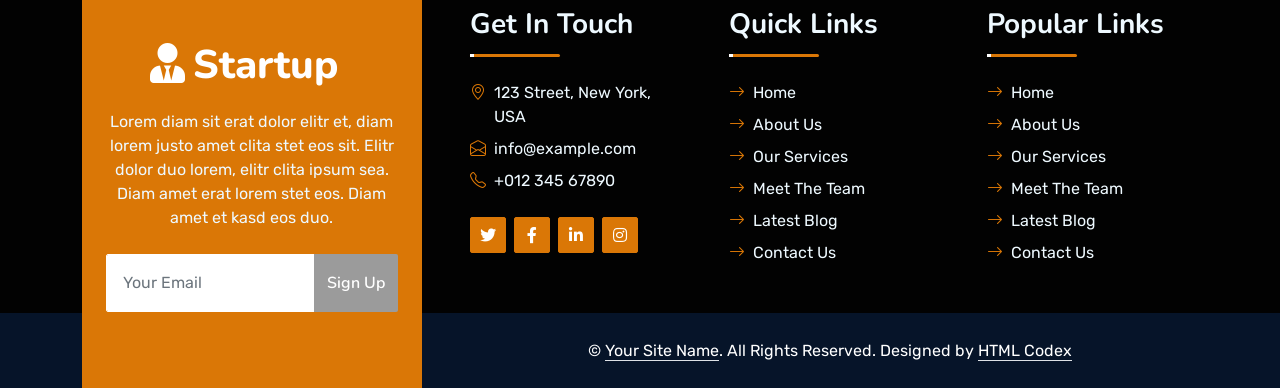
<file: testimonial.html>
<!DOCTYPE html>
<html lang="en">

<head>
    <meta charset="utf-8">
    <title>Startup - Startup Website Template</title>
    <meta content="width=device-width, initial-scale=1.0" name="viewport">
    <meta content="Free HTML Templates" name="keywords">
    <meta content="Free HTML Templates" name="description">

    <!-- Favicon -->
    <link href="img/favicon.ico" rel="icon">

    <!-- Google Web Fonts -->
    <link rel="preconnect" href="https://fonts.googleapis.com">
    <link rel="preconnect" href="https://fonts.gstatic.com" crossorigin>
    <link href="https://fonts.googleapis.com/css2?family=Nunito:wght@400;600;700;800&family=Rubik:wght@400;500;600;700&display=swap" rel="stylesheet">

    <!-- Icon Font Stylesheet -->
    <link href="https://cdnjs.cloudflare.com/ajax/libs/font-awesome/5.10.0/css/all.min.css" rel="stylesheet">
    <link href="https://cdn.jsdelivr.net/npm/bootstrap-icons@1.4.1/font/bootstrap-icons.css" rel="stylesheet">

    <!-- Libraries Stylesheet -->
    <link href="lib/owlcarousel/assets/owl.carousel.min.css" rel="stylesheet">
    <link href="lib/animate/animate.min.css" rel="stylesheet">

    <!-- Customized Bootstrap Stylesheet -->
    <link href="css/bootstrap.min.css" rel="stylesheet">

    <!-- Template Stylesheet -->
    <link href="css/style.css" rel="stylesheet">
</head>

<body>
    <!-- Spinner Start -->
    <div id="spinner" class="show bg-white position-fixed translate-middle w-100 vh-100 top-50 start-50 d-flex align-items-center justify-content-center">
        <div class="spinner"></div>
    </div>
    <!-- Spinner End -->


    <!-- Topbar Start -->
    <div class="container-fluid bg-dark px-5 d-none d-lg-block">
        <div class="row gx-0">
            <div class="col-lg-8 text-center text-lg-start mb-2 mb-lg-0">
                <div class="d-inline-flex align-items-center" style="height: 45px;">
                    <small class="me-3 text-light"><i class="fa fa-map-marker-alt me-2"></i>123 Street, New York, USA</small>
                    <small class="me-3 text-light"><i class="fa fa-phone-alt me-2"></i>+012 345 6789</small>
                    <small class="text-light"><i class="fa fa-envelope-open me-2"></i>info@example.com</small>
                </div>
            </div>
            <div class="col-lg-4 text-center text-lg-end">
                <div class="d-inline-flex align-items-center" style="height: 45px;">
                    <a class="btn btn-sm btn-outline-light btn-sm-square rounded-circle me-2" href=""><i class="fab fa-twitter fw-normal"></i></a>
                    <a class="btn btn-sm btn-outline-light btn-sm-square rounded-circle me-2" href=""><i class="fab fa-facebook-f fw-normal"></i></a>
                    <a class="btn btn-sm btn-outline-light btn-sm-square rounded-circle me-2" href=""><i class="fab fa-linkedin-in fw-normal"></i></a>
                    <a class="btn btn-sm btn-outline-light btn-sm-square rounded-circle me-2" href=""><i class="fab fa-instagram fw-normal"></i></a>
                    <a class="btn btn-sm btn-outline-light btn-sm-square rounded-circle" href=""><i class="fab fa-youtube fw-normal"></i></a>
                </div>
            </div>
        </div>
    </div>
    <!-- Topbar End -->


    <!-- Navbar Start -->
    <div class="container-fluid position-relative p-0">
        <nav class="navbar navbar-expand-lg navbar-dark px-5 py-3 py-lg-0">
            <a href="index.html" class="navbar-brand p-0">
                <h1 class="m-0"><i class="fa fa-user-tie me-2"></i>Inproriente</h1>
            </a>
            <button class="navbar-toggler" type="button" data-bs-toggle="collapse" data-bs-target="#navbarCollapse">
                <span class="fa fa-bars"></span>
            </button>
            <div class="collapse navbar-collapse" id="navbarCollapse">
                <div class="navbar-nav ms-auto py-0">
                    <a href="index.html" class="nav-item nav-link">Inicio</a>
                    <a href="about.html" class="nav-item nav-link">Acerca de</a>
                    <div class="nav-item dropdown">
                        <a href="#" class="nav-link dropdown-toggle" data-bs-toggle="dropdown">Servicios</a>
                        <div class="dropdown-menu m-0">
                            <a href="Software.html" class="dropdown-item">Software</a>
                            <a href="Ingenieria.html" class="dropdown-item">Ingenieria</a>
                            <a href="AgroIndustria.html" class="dropdown-item">AgroIndustria</a>
                        </div>
                    </div>
                        <a href="quote.html" class="nav-link nav-item active" >Productos</a>
                    <a href="contact.html" class="nav-item nav-link">Contacto</a>
                </div>
            </nav>


        <div class="container-fluid bg-primary py-5 bg-header" style="margin-bottom: 90px;">
            <div class="row py-5">
                <div class="col-12 pt-lg-5 mt-lg-5 text-center">
                    <h1 class="display-4 text-white animated zoomIn">Testimonial</h1>
                    <a href="" class="h5 text-white">Home</a>
                    <i class="far fa-circle text-white px-2"></i>
                    <a href="" class="h5 text-white">Testimonial</a>
                </div>
            </div>
        </div>
    </div>
    <!-- Navbar End -->


    <!-- Full Screen Search Start -->
    <div class="modal fade" id="searchModal" tabindex="-1">
        <div class="modal-dialog modal-fullscreen">
            <div class="modal-content" style="background: rgba(9, 30, 62, .7);">
                <div class="modal-header border-0">
                    <button type="button" class="btn bg-white btn-close" data-bs-dismiss="modal" aria-label="Close"></button>
                </div>
                <div class="modal-body d-flex align-items-center justify-content-center">
                    <div class="input-group" style="max-width: 600px;">
                        <input type="text" class="form-control bg-transparent border-primary p-3" placeholder="Type search keyword">
                        <button class="btn btn-primary px-4"><i class="bi bi-search"></i></button>
                    </div>
                </div>
            </div>
        </div>
    </div>
    <!-- Full Screen Search End -->

    <div class="w3-sidebar w3-light-grey w3-bar-block" style="width:10%">
        <h3 class="w3-bar-item">Productos</h3>
        <a href="price.html" class="w3-bar-item w3-button">Link 1</a>
        <a href="testimonial.html" class="w3-bar-item w3-button">Link 2</a>
        <a href="team.html" class="w3-bar-item w3-button">Link 3</a>
        <a href="feature.html" class="w3-bar-item w3-button">Link 2</a>
        <a href="#" class="w3-bar-item w3-button">Link 3</a>
        <a href="#" class="w3-bar-item w3-button">Link 2</a>
        <a href="#" class="w3-bar-item w3-button">Link 3</a>
      </div>
    <!-- Testimonial Start -->
    <div class="container-fluid py-5 wow fadeInUp" data-wow-delay="0.1s">
        <div class="container py-5">
            <div class="section-title text-center position-relative pb-3 mb-4 mx-auto" style="max-width: 600px;">
                <h5 class="fw-bold text-primary text-uppercase">Testimonial</h5>
                <h1 class="mb-0">What Our Clients Say About Our Digital Services</h1>
            </div>
            <div class="owl-carousel testimonial-carousel wow fadeInUp" data-wow-delay="0.6s">
                <div class="testimonial-item bg-light my-4">
                    <div class="d-flex align-items-center border-bottom pt-5 pb-4 px-5">
                        <img class="img-fluid rounded" src="img/testimonial-1.jpg" style="width: 60px; height: 60px;" >
                        <div class="ps-4">
                            <h4 class="text-primary mb-1">Client Name</h4>
                            <small class="text-uppercase">Profession</small>
                        </div>
                    </div>
                    <div class="pt-4 pb-5 px-5">
                        Dolor et eos labore, stet justo sed est sed. Diam sed sed dolor stet amet eirmod eos labore diam
                    </div>
                </div>
                <div class="testimonial-item bg-light my-4">
                    <div class="d-flex align-items-center border-bottom pt-5 pb-4 px-5">
                        <img class="img-fluid rounded" src="img/testimonial-2.jpg" style="width: 60px; height: 60px;" >
                        <div class="ps-4">
                            <h4 class="text-primary mb-1">Client Name</h4>
                            <small class="text-uppercase">Profession</small>
                        </div>
                    </div>
                    <div class="pt-4 pb-5 px-5">
                        Dolor et eos labore, stet justo sed est sed. Diam sed sed dolor stet amet eirmod eos labore diam
                    </div>
                </div>
                <div class="testimonial-item bg-light my-4">
                    <div class="d-flex align-items-center border-bottom pt-5 pb-4 px-5">
                        <img class="img-fluid rounded" src="img/testimonial-3.jpg" style="width: 60px; height: 60px;" >
                        <div class="ps-4">
                            <h4 class="text-primary mb-1">Client Name</h4>
                            <small class="text-uppercase">Profession</small>
                        </div>
                    </div>
                    <div class="pt-4 pb-5 px-5">
                        Dolor et eos labore, stet justo sed est sed. Diam sed sed dolor stet amet eirmod eos labore diam
                    </div>
                </div>
                <div class="testimonial-item bg-light my-4">
                    <div class="d-flex align-items-center border-bottom pt-5 pb-4 px-5">
                        <img class="img-fluid rounded" src="img/testimonial-4.jpg" style="width: 60px; height: 60px;" >
                        <div class="ps-4">
                            <h4 class="text-primary mb-1">Client Name</h4>
                            <small class="text-uppercase">Profession</small>
                        </div>
                    </div>
                    <div class="pt-4 pb-5 px-5">
                        Dolor et eos labore, stet justo sed est sed. Diam sed sed dolor stet amet eirmod eos labore diam
                    </div>
                </div>
            </div>
        </div>
    </div>
    <!-- Testimonial End -->


    <!-- Vendor Start -->
    <div class="container-fluid py-5 wow fadeInUp" data-wow-delay="0.1s">
        <div class="container py-5 mb-5">
            <div class="bg-white">
                <div class="owl-carousel vendor-carousel">
                    <img src="img/vendor-1.jpg" alt="">
                    <img src="img/vendor-2.jpg" alt="">
                    <img src="img/vendor-3.jpg" alt="">
                    <img src="img/vendor-4.jpg" alt="">
                    <img src="img/vendor-5.jpg" alt="">
                    <img src="img/vendor-6.jpg" alt="">
                    <img src="img/vendor-7.jpg" alt="">
                    <img src="img/vendor-8.jpg" alt="">
                    <img src="img/vendor-9.jpg" alt="">
                </div>
            </div>
        </div>
    </div>
    <!-- Vendor End -->
    

    <!-- Footer Start -->
    <div class="container-fluid bg-dark text-light mt-5 wow fadeInUp" data-wow-delay="0.1s">
        <div class="container">
            <div class="row gx-5">
                <div class="col-lg-4 col-md-6 footer-about">
                    <div class="d-flex flex-column align-items-center justify-content-center text-center h-100 bg-primary p-4">
                        <a href="index.html" class="navbar-brand">
                            <h1 class="m-0 text-white"><i class="fa fa-user-tie me-2"></i>Startup</h1>
                        </a>
                        <p class="mt-3 mb-4">Lorem diam sit erat dolor elitr et, diam lorem justo amet clita stet eos sit. Elitr dolor duo lorem, elitr clita ipsum sea. Diam amet erat lorem stet eos. Diam amet et kasd eos duo.</p>
                        <form action="">
                            <div class="input-group">
                                <input type="text" class="form-control border-white p-3" placeholder="Your Email">
                                <button class="btn btn-dark">Sign Up</button>
                            </div>
                        </form>
                    </div>
                </div>
                <div class="col-lg-8 col-md-6">
                    <div class="row gx-5">
                        <div class="col-lg-4 col-md-12 pt-5 mb-5">
                            <div class="section-title section-title-sm position-relative pb-3 mb-4">
                                <h3 class="text-light mb-0">Get In Touch</h3>
                            </div>
                            <div class="d-flex mb-2">
                                <i class="bi bi-geo-alt text-primary me-2"></i>
                                <p class="mb-0">123 Street, New York, USA</p>
                            </div>
                            <div class="d-flex mb-2">
                                <i class="bi bi-envelope-open text-primary me-2"></i>
                                <p class="mb-0">info@example.com</p>
                            </div>
                            <div class="d-flex mb-2">
                                <i class="bi bi-telephone text-primary me-2"></i>
                                <p class="mb-0">+012 345 67890</p>
                            </div>
                            <div class="d-flex mt-4">
                                <a class="btn btn-primary btn-square me-2" href="#"><i class="fab fa-twitter fw-normal"></i></a>
                                <a class="btn btn-primary btn-square me-2" href="#"><i class="fab fa-facebook-f fw-normal"></i></a>
                                <a class="btn btn-primary btn-square me-2" href="#"><i class="fab fa-linkedin-in fw-normal"></i></a>
                                <a class="btn btn-primary btn-square" href="#"><i class="fab fa-instagram fw-normal"></i></a>
                            </div>
                        </div>
                        <div class="col-lg-4 col-md-12 pt-0 pt-lg-5 mb-5">
                            <div class="section-title section-title-sm position-relative pb-3 mb-4">
                                <h3 class="text-light mb-0">Quick Links</h3>
                            </div>
                            <div class="link-animated d-flex flex-column justify-content-start">
                                <a class="text-light mb-2" href="#"><i class="bi bi-arrow-right text-primary me-2"></i>Home</a>
                                <a class="text-light mb-2" href="#"><i class="bi bi-arrow-right text-primary me-2"></i>About Us</a>
                                <a class="text-light mb-2" href="#"><i class="bi bi-arrow-right text-primary me-2"></i>Our Services</a>
                                <a class="text-light mb-2" href="#"><i class="bi bi-arrow-right text-primary me-2"></i>Meet The Team</a>
                                <a class="text-light mb-2" href="#"><i class="bi bi-arrow-right text-primary me-2"></i>Latest Blog</a>
                                <a class="text-light" href="#"><i class="bi bi-arrow-right text-primary me-2"></i>Contact Us</a>
                            </div>
                        </div>
                        <div class="col-lg-4 col-md-12 pt-0 pt-lg-5 mb-5">
                            <div class="section-title section-title-sm position-relative pb-3 mb-4">
                                <h3 class="text-light mb-0">Popular Links</h3>
                            </div>
                            <div class="link-animated d-flex flex-column justify-content-start">
                                <a class="text-light mb-2" href="#"><i class="bi bi-arrow-right text-primary me-2"></i>Home</a>
                                <a class="text-light mb-2" href="#"><i class="bi bi-arrow-right text-primary me-2"></i>About Us</a>
                                <a class="text-light mb-2" href="#"><i class="bi bi-arrow-right text-primary me-2"></i>Our Services</a>
                                <a class="text-light mb-2" href="#"><i class="bi bi-arrow-right text-primary me-2"></i>Meet The Team</a>
                                <a class="text-light mb-2" href="#"><i class="bi bi-arrow-right text-primary me-2"></i>Latest Blog</a>
                                <a class="text-light" href="#"><i class="bi bi-arrow-right text-primary me-2"></i>Contact Us</a>
                            </div>
                        </div>
                    </div>
                </div>
            </div>
        </div>
    </div>
    <div class="container-fluid text-white" style="background: #061429;">
        <div class="container text-center">
            <div class="row justify-content-end">
                <div class="col-lg-8 col-md-6">
                    <div class="d-flex align-items-center justify-content-center" style="height: 75px;">
                        <p class="mb-0">&copy; <a class="text-white border-bottom" href="#">Your Site Name</a>. All Rights Reserved. 
						
						<!--/*** This template is free as long as you keep the footer author’s credit link/attribution link/backlink. If you'd like to use the template without the footer author’s credit link/attribution link/backlink, you can purchase the Credit Removal License from "https://htmlcodex.com/credit-removal". Thank you for your support. ***/-->
						Designed by <a class="text-white border-bottom" href="https://htmlcodex.com">HTML Codex</a></p>
                    </div>
                </div>
            </div>
        </div>
    </div>
    <!-- Footer End -->


    <!-- Back to Top -->
    <a href="#" class="btn btn-lg btn-primary btn-lg-square rounded back-to-top"><i class="bi bi-arrow-up"></i></a>


    <!-- JavaScript Libraries -->
    <script src="https://code.jquery.com/jquery-3.4.1.min.js"></script>
    <script src="https://cdn.jsdelivr.net/npm/bootstrap@5.0.0/dist/js/bootstrap.bundle.min.js"></script>
    <script src="lib/wow/wow.min.js"></script>
    <script src="lib/easing/easing.min.js"></script>
    <script src="lib/waypoints/waypoints.min.js"></script>
    <script src="lib/counterup/counterup.min.js"></script>
    <script src="lib/owlcarousel/owl.carousel.min.js"></script>

    <!-- Template Javascript -->
    <script src="js/main.js"></script>
</body>

</html>
</file>
<file: style.css>
* {
            margin: 0;
            padding: 0;
            box-sizing: border-box;
        }


        body {
            font-family: 'Georgia', serif;
            background: linear-gradient(135deg, #fdcb6e 0%, #cd9c4f 30%, #ffd765 70%, #ffe836 100%);
            min-height: 100vh;
            padding: 20px;
            position: relative;
            overflow-x: hidden;
        }

        .container {
            max-width: 1200px;
            margin: 0 auto;
            position: relative;
            z-index: 10;
        }

        .header {
            text-align: center;
            margin-bottom: 40px;
            color: #2d3436;
            background: rgba(255, 255, 255, 0.1);
            padding: 30px;
            border-radius: 20px;
            backdrop-filter: blur(10px);
            border: 1px solid rgba(255, 255, 255, 0.2);
            position: relative;
        }

        .header::before {
            content: '🐧';
            position: absolute;
            top: 10px;
            left: 30px;
            font-size: 2rem;
            animation: waddle 3s ease-in-out infinite;
        }

        .header::after {
            content: '🦆';
            position: absolute;
            top: 10px;
            right: 30px;
            font-size: 2rem;
            animation: swim 4s ease-in-out infinite;
        }

        @keyframes waddle {
            0%, 100% { transform: rotate(-5deg); }
            50% { transform: rotate(5deg); }
        }

        @keyframes swim {
            0%, 100% { transform: translateX(0px) rotate(0deg); }
            50% { transform: translateX(10px) rotate(-10deg); }
        }

        .header h1 {
            font-size: 3rem;
            margin-bottom: 10px;
            text-shadow: 2px 2px 4px rgba(0,0,0,0.1);
            color: #2d3436;
        }

        .header p {
            font-size: 1.2rem;
            color: #636e72;
            font-style: italic;
        }

        .message-container {
            display: grid;
            grid-template-columns: repeat(auto-fit, minmax(300px, 1fr));
            gap: 30px;
            margin-top: 40px;
        }

        .envelope {
            position: relative;
            width: 280px;
            height: 180px;
            margin: 20px auto;
            cursor: pointer;
            transform-style: preserve-3d;
            transition: transform 0.6s;
        }

        .envelope.opened {
            transform: rotateY(180deg);
        }

        .envelope-front, .envelope-back {
            position: absolute;
            width: 100%;
            height: 100%;
            backface-visibility: hidden;
            border-radius: 10px;
        }

        .envelope-front {
            background: linear-gradient(45deg, #fff 0%, #f8f9fa 100%);
            border: 3px solid #fdcb6e;
            box-shadow: 0 8px 25px rgba(0,0,0,0.1);
            display: flex;
            flex-direction: column;
            align-items: center;
            justify-content: center;
        }

        .envelope-back {
            transform: rotateY(180deg);
            background: rgba(255, 255, 255, 0.95);
            border: 3px solid #fdcb6e;
            box-shadow: 0 8px 25px rgba(0,0,0,0.1);
            padding: 20px;
            overflow-y: auto;
        }

        /* Envelope flap */
        .envelope-front::before {
            content: '';
            position: absolute;
            top: -20px;
            left: 50%;
            transform: translateX(-50%);
            width: 0;
            height: 0;
            border-left: 140px solid transparent;
            border-right: 140px solid transparent;
            border-bottom: 40px solid #fdcb6e;
            border-radius: 5px;
        }

        .envelope-front::after {
            content: '';
            position: absolute;
            top: -15px;
            left: 50%;
            transform: translateX(-50%);
            width: 0;
            height: 0;
            border-left: 135px solid transparent;
            border-right: 135px solid transparent;
            border-bottom: 35px solid #fff;
        }

        .envelope-seal {
            position: absolute;
            top: -15px;
            left: 50%;
            transform: translateX(-50%);
            width: 40px;
            height: 40px;
            background: #e67e22;
            border-radius: 50%;
            display: flex;
            align-items: center;
            justify-content: center;
            font-size: 1.5rem;
            z-index: 5;
            animation: pulse 2s ease-in-out infinite;
        }

        @keyframes pulse {
            0%, 100% { transform: translateX(-50%) scale(1); }
            50% { transform: translateX(-50%) scale(1.1); }
        }

        .envelope-content {
            text-align: center;
            padding: 10px;
        }

        .envelope-label {
            font-size: 1.1rem;
            color: #e67e22;
            font-weight: bold;
            margin-bottom: 10px;
            display: flex;
            align-items: center;
            justify-content: center;
        }

        .click-hint {
            font-size: 0.9rem;
            color: #636e72;
            font-style: italic;
            margin-top: 15px;
            animation: bounce 2s ease-in-out infinite;
        }

        @keyframes bounce {
            0%, 100% { transform: translateY(0px); }
            50% { transform: translateY(-5px); }
        }

        .message-author {
            font-weight: bold;
            color: #e67e22;
            font-size: 1.1rem;
            margin-bottom: 10px;
            display: flex;
            align-items: center;
        }

        .message-content {
            color: #2d3436;
            line-height: 1.6;
            font-size: 0.95rem;
            background: rgba(253, 203, 110, 0.1);
            padding: 12px;
            border-radius: 8px;
            border-left: 4px solid #fdcb6e;
        }

        /* Floating animals */
        .floating-animal {
            position: absolute;
            font-size: 2.5rem;
            animation: float 8s ease-in-out infinite;
            pointer-events: none;
            z-index: 1;
        }

        .floating-animal:nth-child(1) { top: 5%; left: 5%; animation-delay: 0s; }
        .floating-animal:nth-child(2) { top: 15%; right: 8%; animation-delay: 1s; }
        .floating-animal:nth-child(3) { top: 35%; left: 3%; animation-delay: 2s; }
        .floating-animal:nth-child(4) { top: 55%; right: 5%; animation-delay: 3s; }
        .floating-animal:nth-child(5) { top: 75%; left: 10%; animation-delay: 4s; }
        .floating-animal:nth-child(6) { top: 25%; right: 15%; animation-delay: 5s; }
        .floating-animal:nth-child(7) { top: 65%; left: 20%; animation-delay: 1.5s; }
        .floating-animal:nth-child(8) { top: 45%; right: 12%; animation-delay: 2.5s; }

        @keyframes float {
            0%, 100% { transform: translateY(0px) rotate(0deg); }
            50% { transform: translateY(-25px) rotate(15deg); }
        }

        /* Petals falling animation */
        .petal {
            position: absolute;
            width: 8px;
            height: 8px;
            background: #fdcb6e;
            border-radius: 50%;
            animation: fall 12s linear infinite;
            pointer-events: none;
            z-index: 1;
        }

        @keyframes fall {
            0% {
                transform: translateY(-100vh) rotate(0deg);
                opacity: 1;
            }
            100% {
                transform: translateY(100vh) rotate(360deg);
                opacity: 0;
            }
        }

        /* Special penguin and duck elements */
        .penguin-waddle {
            position: fixed;
            bottom: 20px;
            left: -60px;
            font-size: 3rem;
            animation: penguin-walk 15s linear infinite;
            z-index: 5;

        }
        @keyframes penguin-walk {
            0% { left: -60px; transform: scaleX(1); }
            50% { left: calc(50% - 30px); }
            100% { left: calc(100% + 60px); transform: scaleX(1); }

        }

        .duck-swim {
            position: fixed;
            top: 20px;
            right: -60px;
            font-size: 2.5rem;
            animation: duck-swim 20s linear infinite;
            z-index: 5;

        }

        @keyframes duck-swim {
            0% { right: -60px; transform: scaleX(-1); }
            50% { right: calc(50% - 30px); }
            100% { right: calc(100% + 60px); transform: scaleX(-1); }

        }

        @media (max-width: 768px) {
            .header h1 {
                font-size: 2rem;
            }
            
            .message-container {
                grid-template-columns: 1fr;
                gap: 20px;
            }
            
            .envelope {
                width: 250px;
                height: 160px;
            }
        }
</file>
<file: css/style.css>
/********** Template CSS **********/
:root {
    --primary: #da7706;
    --secondary: #34AD54;
    --light: #EEF9FF;
    --dark: #3e1509;
}

/** sidebar **/
.w3-sidebar{height:70%;width:200px;background-color:#fff;position:absolute;z-index:1;overflow:auto}
.w3-light-grey,.w3-hover-light-grey:hover,.w3-light-gray,.w3-hover-light-gray:hover{color:#000!important;background-color:#da7706!important}
.w3-bar{width:100%;overflow:hidden}.w3-center .w3-bar{display:inline-block;width:auto}
.w3-bar .w3-bar-item{padding:8px 16px;float:center;width:auto;border:none;display:block;outline:0;color: #DDDDDD;}
.w3-bar .w3-dropdown-hover,.w3-bar .w3-dropdown-click{position:static;float:left}
.w3-bar .w3-button{white-space:normal}
.w3-bar-block .w3-bar-item{width:100%;display:block;padding:8px 16px;text-align:left;border:none;white-space:normal;float:none;outline:0}
.w3-bar-block.w3-center .w3-bar-item{text-align:center}.w3-block{display:block;width:100%}
.w3-bar-item{padding:8px 16px;float:center;width:auto;border:none;display:block;outline:0;color: #DDDDDD;}
.w3-bar-item:hover{padding:8px 16px;float:center;width:auto;border:none;display:block;outline:0;color: #000000;}
/*** productos ***/
*{
    box-sizing: border-box;
  }
  section{
    width: 100%;
    display: flex;
    justify-content: space-around;
    flex-wrap: wrap;
    padding: 50px 0;
  }
  section h2{
    width: 100%;
    color: #999;
    font-family: monospace;
  }
  .card{
    width: 33.333333%;
  }

.estilo-c{
    font-family: sans-serif;
    width: 30%;
  }
  .estilo-c .img-container{
    overflow: hidden;
    height: 250px;
    position: relative;
    border-radius: 15px;
  }
  .estilo-c .img-container img{
    width: 105%;
    position: absolute;
    top: -60%;
    transition: all 0.5s;
  }
  .estilo-c:hover .img-container img{
    transform: scale(1.2);
  }
  .estilo-c .img-container .promo{
    position: absolute;
    top: 10px;
    left: 0;
    font-size: 20px;
    background: yellow;
    padding: 15px;
    color: black;
    border-bottom-right-radius: 25px;
    border-top-right-radius: 25px;
  }
  .estilo-c .info-container{
    display: flex;
    flex-wrap: wrap;
    text-align: center;
    justify-content: center;
  }
  .estilo-c .info-container h3{
    margin: 0;
  }
  .estilo-c .info-container h3,
  .estilo-c .info-container strong,
  .estilo-c .info-container span{
    padding: 5px 15px;
    width: 100%;
  }
  .estilo-c .add-cart{
    margin-top: 2px;
    text-decoration: none;
    color: white;
    background-color: black;
    padding: 15px;
    border: 1px solid black;
    border-radius: 25px;
  }
  .estilo-c .add-cart:hover{
    color: black;
    background-color: transparent;
    border: 1px solid black;
  }


/*** Spinner ***/
.spinner {
    width: 40px;
    height: 40px;
    background: var(--primary);
    margin: 100px auto;
    -webkit-animation: sk-rotateplane 1.2s infinite ease-in-out;
    animation: sk-rotateplane 1.2s infinite ease-in-out;
}

@-webkit-keyframes sk-rotateplane {
    0% {
        -webkit-transform: perspective(120px)
    }
    50% {
        -webkit-transform: perspective(120px) rotateY(180deg)
    }
    100% {
        -webkit-transform: perspective(120px) rotateY(180deg) rotateX(180deg)
    }
}

@keyframes sk-rotateplane {
    0% {
        transform: perspective(120px) rotateX(0deg) rotateY(0deg);
        -webkit-transform: perspective(120px) rotateX(0deg) rotateY(0deg)
    }
    50% {
        transform: perspective(120px) rotateX(-180.1deg) rotateY(0deg);
        -webkit-transform: perspective(120px) rotateX(-180.1deg) rotateY(0deg)
    }
    100% {
        transform: perspective(120px) rotateX(-180deg) rotateY(-179.9deg);
        -webkit-transform: perspective(120px) rotateX(-180deg) rotateY(-179.9deg);
    }
}

#spinner {
    opacity: 0;
    visibility: hidden;
    transition: opacity .5s ease-out, visibility 0s linear .5s;
    z-index: 99999;
}

#spinner.show {
    transition: opacity .5s ease-out, visibility 0s linear 0s;
    visibility: visible;
    opacity: 1;
}


/*** Heading ***/
h1,
h2,
.fw-bold {
    font-weight: 800 !important;
}

h3,
h4,
.fw-semi-bold {
    font-weight: 700 !important;
}

h5,
h6,
.fw-medium {
    font-weight: 600 !important;
}


/*** Button ***/
.btn {
    font-family: 'Nunito', sans-serif;
    font-weight: 600;
    transition: .5s;
}

.btn-primary,
.btn-secondary {
    color: #FFFFFF;
    box-shadow: inset 0 0 0 50px transparent;
}

.btn-primary:hover {
    box-shadow: inset 0 0 0 0 var(--primary);
}

.btn-secondary:hover {
    box-shadow: inset 0 0 0 0 var(--secondary);
}

.btn-square {
    width: 36px;
    height: 36px;
}

.btn-sm-square {
    width: 30px;
    height: 30px;
}

.btn-lg-square {
    width: 48px;
    height: 48px;
}

.btn-square,
.btn-sm-square,
.btn-lg-square {
    padding-left: 0;
    padding-right: 0;
    text-align: center;
}


/*** Navbar ***/
.navbar-dark .navbar-nav .nav-link {
    font-family: 'Nunito', sans-serif;
    position: relative;
    margin-left: 25px;
    padding: 35px 0;
    color: #FFFFFF;
    font-size: 18px;
    font-weight: 600;
    outline: none;
    transition: .5s;
}

.sticky-top.navbar-dark .navbar-nav .nav-link {
    padding: 20px 0;
    color: var(--dark);
}

.navbar-dark .navbar-nav .nav-link:hover,
.navbar-dark .navbar-nav .nav-link.active {
    color: var(--primary);
}

.navbar-dark .navbar-brand h1 {
    color: #FFFFFF;
}

.navbar-dark .navbar-toggler {
    color: var(--primary) !important;
    border-color: var(--primary) !important;
}

@media (max-width: 991.98px) {
    .sticky-top.navbar-dark {
        position: relative;
        background: #FFFFFF;
    }

    .navbar-dark .navbar-nav .nav-link,
    .navbar-dark .navbar-nav .nav-link.show,
    .sticky-top.navbar-dark .navbar-nav .nav-link {
        padding: 10px 0;
        color: var(--dark);
    }

    .navbar-dark .navbar-brand h1 {
        color: var(--primary);
    }
}

@media (min-width: 992px) {
    .navbar-dark {
        position: absolute;
        width: 100%;
        top: 0;
        left: 0;
        border-bottom: 1px solid rgba(256, 256, 256, .1);
        z-index: 999;
    }
    
    .sticky-top.navbar-dark {
        position: fixed;
        background: #FFFFFF;
    }

    .navbar-dark .navbar-nav .nav-link::before {
        position: absolute;
        content: "";
        width: 0;
        height: 2px;
        bottom: -1px;
        left: 50%;
        background: var(--primary);
        transition: .5s;
    }

    .navbar-dark .navbar-nav .nav-link:hover::before,
    .navbar-dark .navbar-nav .nav-link.active::before {
        width: 100%;
        left: 0;
    }

    .navbar-dark .navbar-nav .nav-link.nav-contact::before {
        display: none;
    }

    .sticky-top.navbar-dark .navbar-brand h1 {
        color: var(--primary);
    }
}


/*** Carousel ***/
.carousel-caption {
    top: 0;
    left: 0;
    right: 0;
    bottom: 0;
    background: rgba(160, 160, 160, 0.7);
    z-index: 1;
}

@media (max-width: 576px) {
    .carousel-caption h5 {
        font-size: 14px;
        font-weight: 500 !important;
    }

    .carousel-caption h1 {
        font-size: 30px;
        font-weight: 600 !important;
    }
}

.carousel-control-prev,
.carousel-control-next {
    width: 10%;
}

.carousel-control-prev-icon,
.carousel-control-next-icon {
    width: 3rem;
    height: 3rem;
}


/*** Section Title ***/
.section-title::before {
    position: absolute;
    content: "";
    width: 150px;
    height: 5px;
    left: 0;
    bottom: 0;
    background: var(--primary);
    border-radius: 2px;
}

.section-title.text-center::before {
    left: 50%;
    margin-left: -75px;
}

.section-title.section-title-sm::before {
    width: 90px;
    height: 3px;
}

.section-title::after {
    position: absolute;
    content: "";
    width: 6px;
    height: 5px;
    bottom: 0px;
    background: #FFFFFF;
    -webkit-animation: section-title-run 5s infinite linear;
    animation: section-title-run 5s infinite linear;
}

.section-title.section-title-sm::after {
    width: 4px;
    height: 3px;
}

.section-title.text-center::after {
    -webkit-animation: section-title-run-center 5s infinite linear;
    animation: section-title-run-center 5s infinite linear;
}

.section-title.section-title-sm::after {
    -webkit-animation: section-title-run-sm 5s infinite linear;
    animation: section-title-run-sm 5s infinite linear;
}

@-webkit-keyframes section-title-run {
    0% {left: 0; } 50% { left : 145px; } 100% { left: 0; }
}

@-webkit-keyframes section-title-run-center {
    0% { left: 50%; margin-left: -75px; } 50% { left : 50%; margin-left: 45px; } 100% { left: 50%; margin-left: -75px; }
}

@-webkit-keyframes section-title-run-sm {
    0% {left: 0; } 50% { left : 85px; } 100% { left: 0; }
}


/*** Service ***/
.service-item {
    position: relative;
    height: 300px;
    padding: 0 30px;
    transition: .5s;
}
.service-item1 {
    position: relative;
    height: 300px;
    padding: 0 0px;
    transition: .5s;
    width: 20px;
}

.service-item .service-icon {
    margin-bottom: 30px;
    width: 60px;
    height: 60px;
    display: flex;
    align-items: center;
    justify-content: center;
    background: var(--primary);
    border-radius: 2px;
    transform: rotate(-45deg);
}

.service-item .service-icon i {
    transform: rotate(45deg);
}

.service-item a.btn {
    position: absolute;
    width: 60px;
    bottom: -48px;
    left: 50%;
    margin-left: -30px;
    opacity: 0;
}

.service-item:hover a.btn {
    bottom: -24px;
    opacity: 1;
}


/*** Testimonial ***/
.testimonial-carousel .owl-dots {
    margin-top: 15px;
    display: flex;
    align-items: flex-end;
    justify-content: center;
}

.testimonial-carousel .owl-dot {
    position: relative;
    display: inline-block;
    margin: 0 5px;
    width: 15px;
    height: 15px;
    background: #DDDDDD;
    border-radius: 2px;
    transition: .5s;
}

.testimonial-carousel .owl-dot.active {
    width: 30px;
    background: var(--primary);
}

.testimonial-carousel .owl-item.center {
    position: relative;
    z-index: 1;
}

.testimonial-carousel .owl-item .testimonial-item {
    transition: .5s;
}

.testimonial-carousel .owl-item.center .testimonial-item {
    background: #FFFFFF !important;
    box-shadow: 0 0 30px #DDDDDD;
}


/*** Team ***/
.team-item {
    transition: .5s;
}

.team-social {
    position: absolute;
    width: 100%;
    height: 100%;
    top: 0;
    left: 0;
    display: flex;
    align-items: center;
    justify-content: center;
    transition: .5s;
}

.team-social a.btn {
    position: relative;
    margin: 0 3px;
    margin-top: 100px;
    opacity: 0;
}

.team-item:hover {
    box-shadow: 0 0 30px #DDDDDD;
}

.team-item:hover .team-social {
    background: rgba(62, 30, 9, 0.7);
}

.team-item:hover .team-social a.btn:first-child {
    opacity: 1;
    margin-top: 0;
    transition: .3s 0s;
}

.team-item:hover .team-social a.btn:nth-child(2) {
    opacity: 1;
    margin-top: 0;
    transition: .3s .05s;
}

.team-item:hover .team-social a.btn:nth-child(3) {
    opacity: 1;
    margin-top: 0;
    transition: .3s .1s;
}

.team-item:hover .team-social a.btn:nth-child(4) {
    opacity: 1;
    margin-top: 0;
    transition: .3s .15s;
}

.team-item .team-img img,
.blog-item .blog-img img  {
    transition: .5s;
}

.team-item:hover .team-img img,
.blog-item:hover .blog-img img {
    transform: scale(1.15);
}


/*** Miscellaneous ***/
@media (min-width: 991.98px) {
    .facts {
        position: relative;
        margin-top: -75px;
        z-index: 1;
    }
}
.abcd{
    color: #EEF9FF;
}

.eoi{
    text-align: justify;
}
.back-to-top {
    position: fixed;
    display: none;
    right: 45px;
    bottom: 45px;
    z-index: 99;
}

.bg-header {
    background: linear-gradient(rgba(62, 28, 9, 0.7), rgba(62, 28, 9, 0.7)), url(../img/carousel-1.jpg) center center no-repeat;
    background-size: cover;
}

.link-animated a {
    transition: .5s;
}

.link-animated a:hover {
    padding-left: 10px;
}

@media (min-width: 767.98px) {
    .footer-about {
        margin-bottom: -75px;
    }
}
</file>
